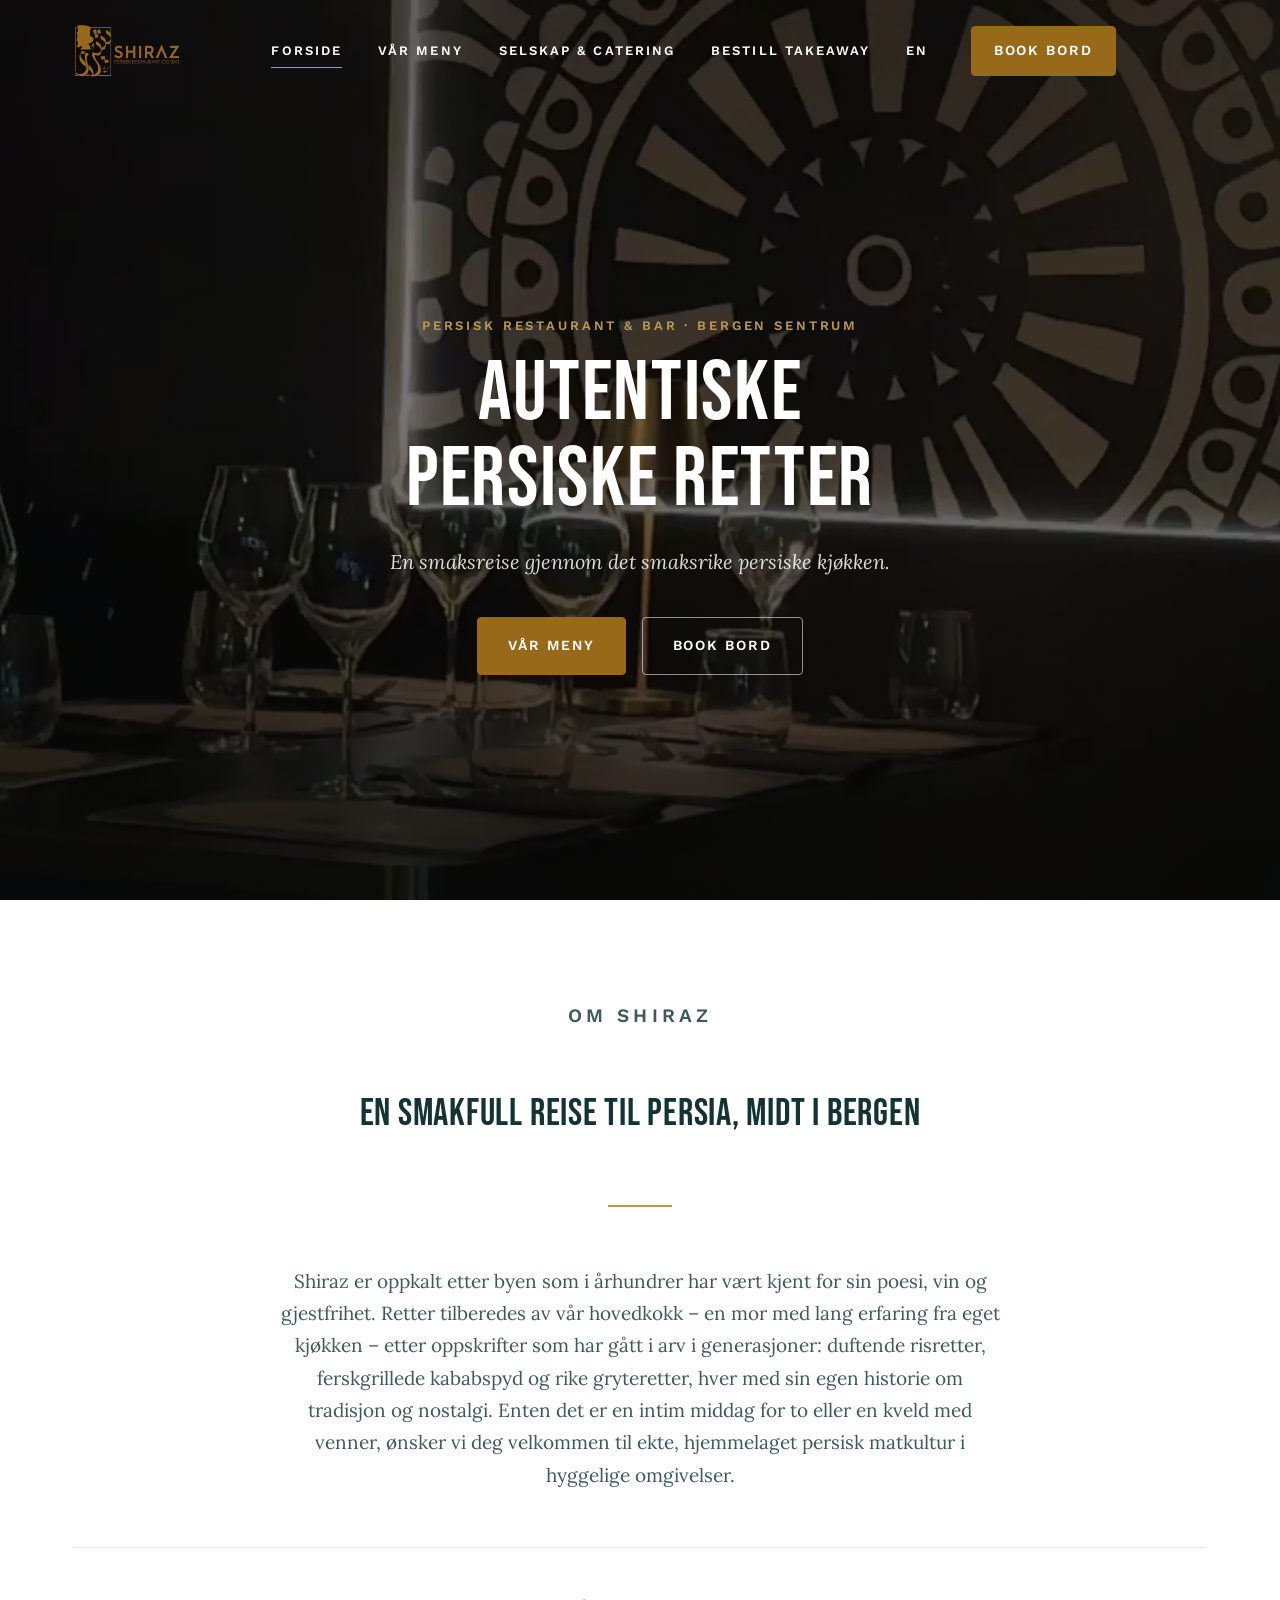
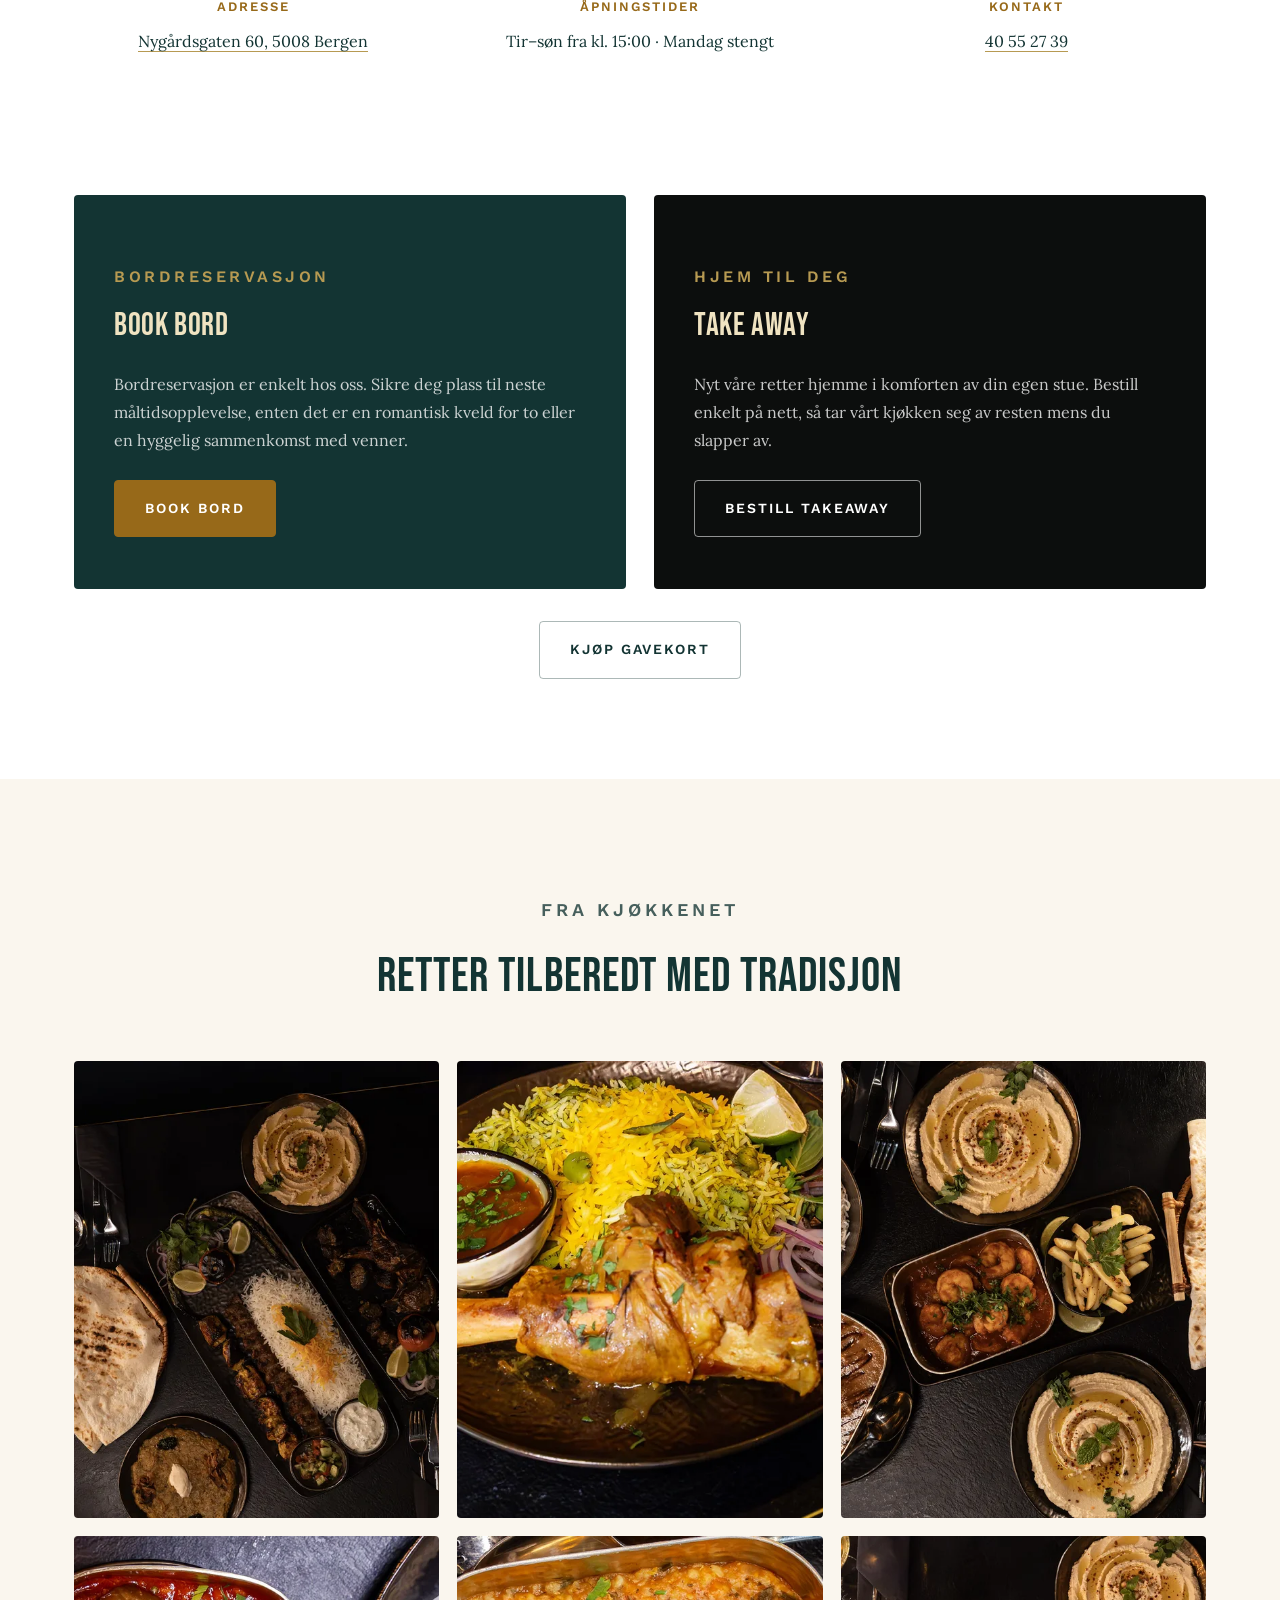
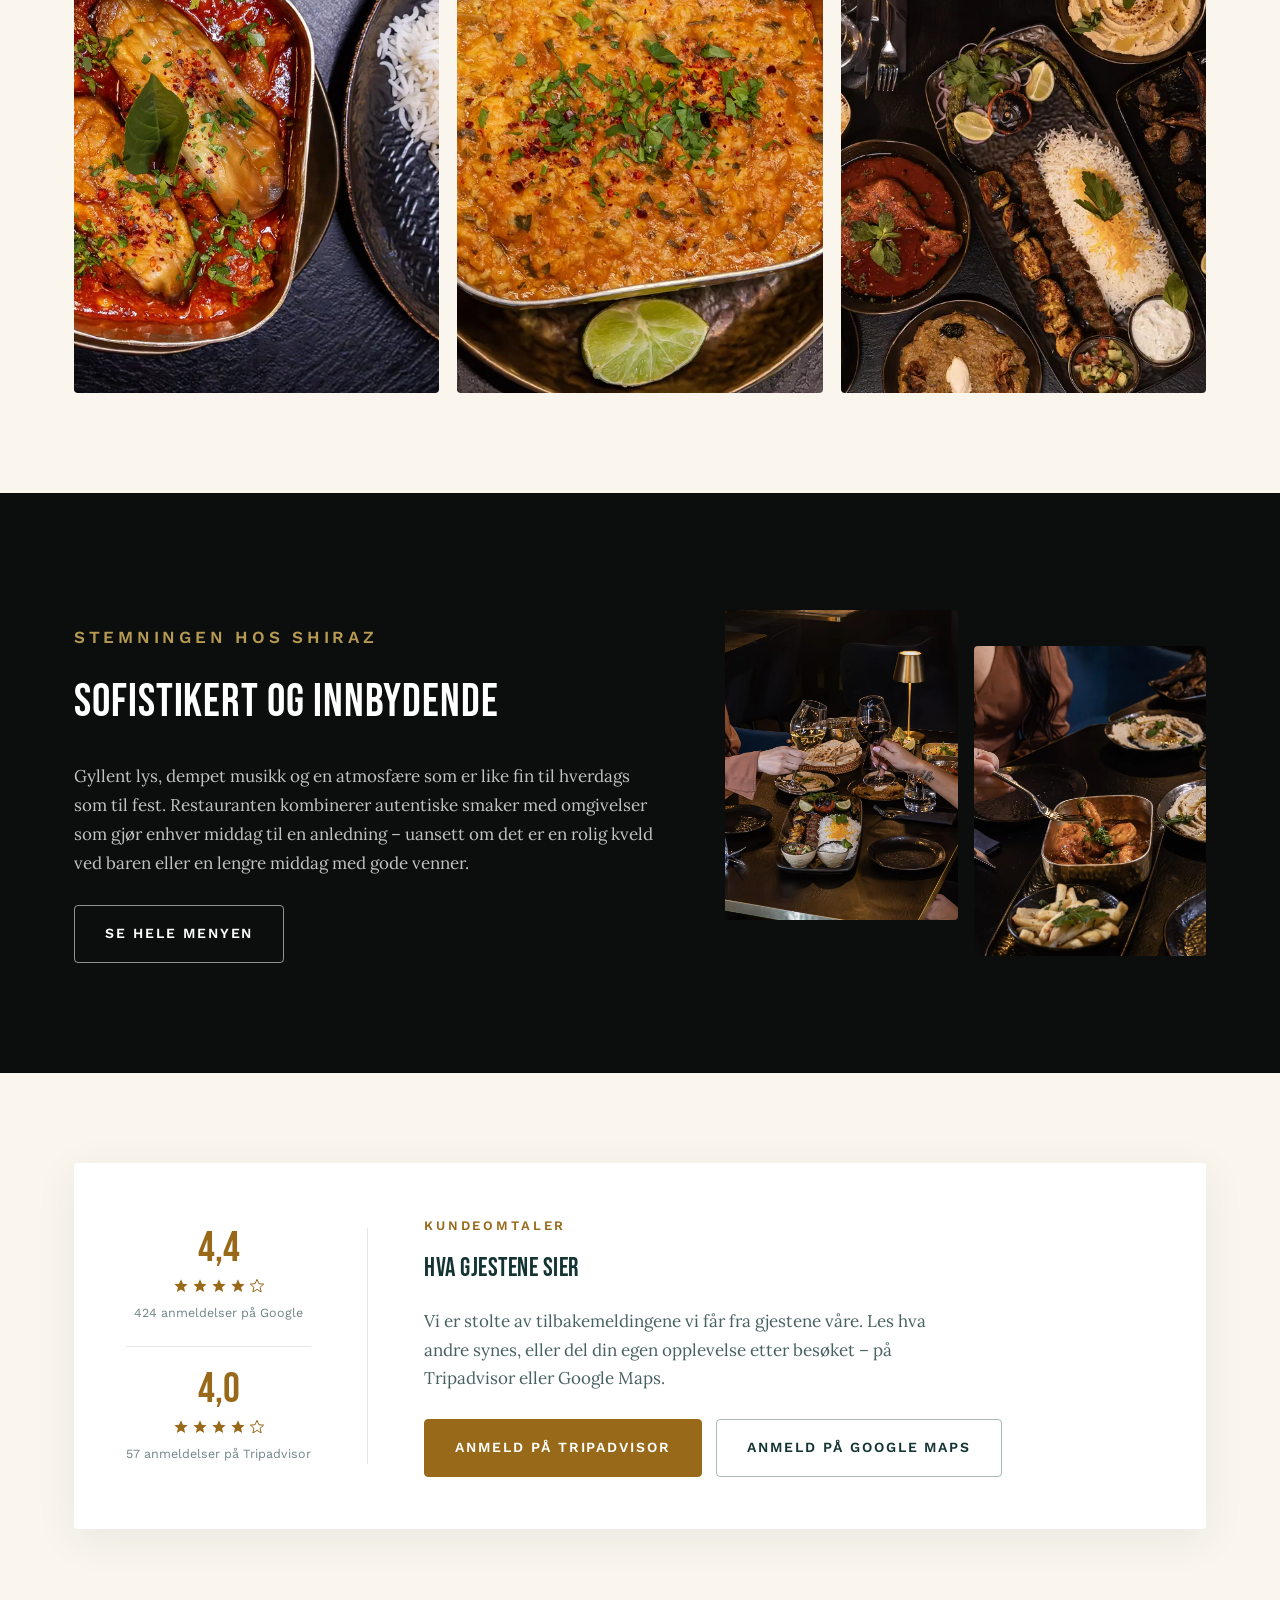
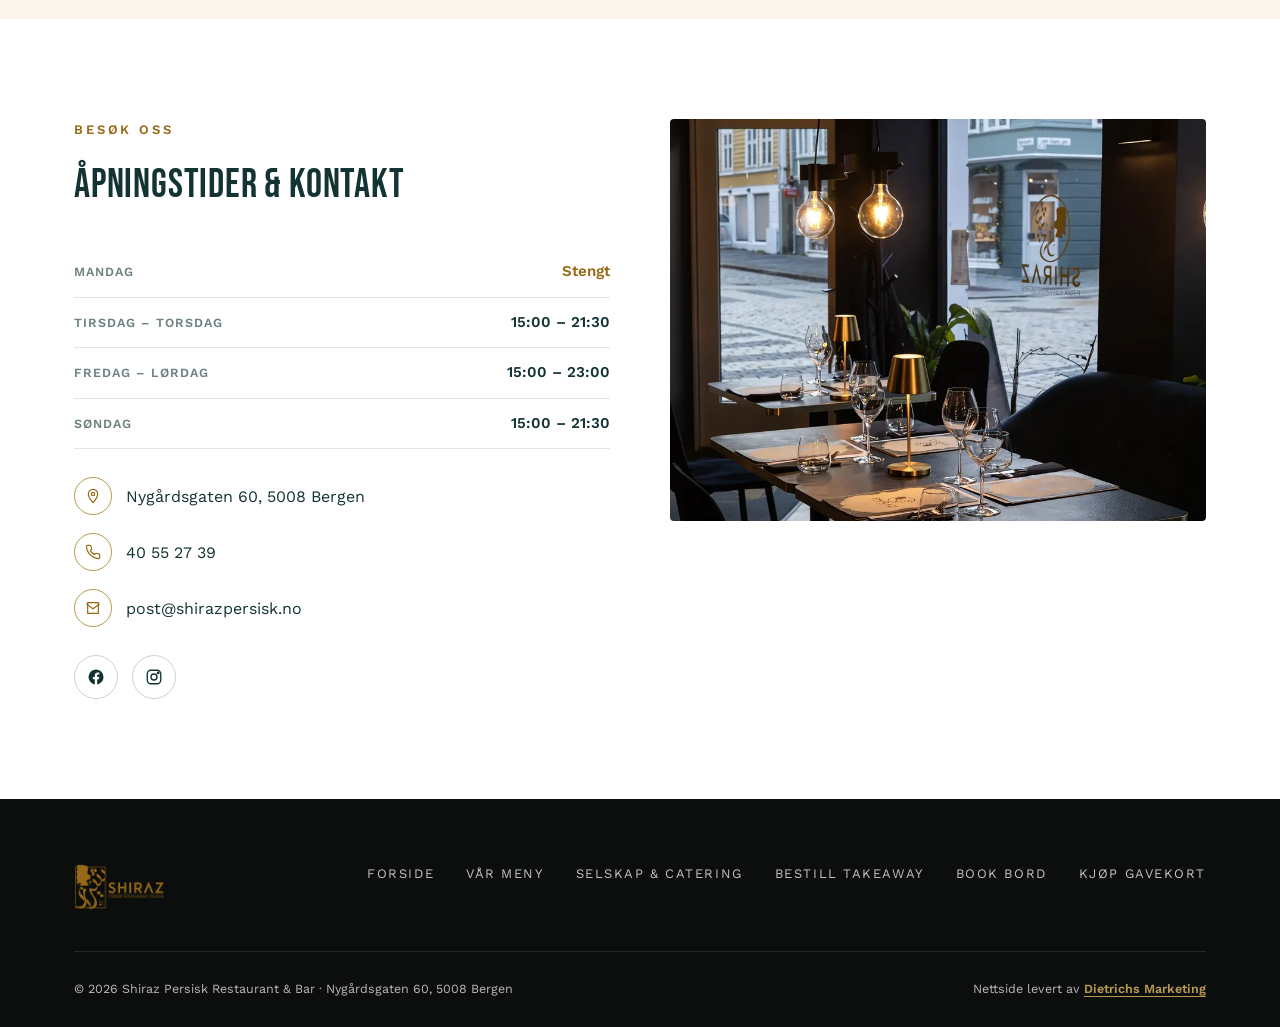
<file: index.html>
<!DOCTYPE html>
<html lang="no">
<head>
<!-- Google Tag Manager -->
<script>(function(w,d,s,l,i){w[l]=w[l]||[];w[l].push({'gtm.start':
new Date().getTime(),event:'gtm.js'});var f=d.getElementsByTagName(s)[0],
j=d.createElement(s),dl=l!='dataLayer'?'&l='+l:'';j.async=true;j.src=
'https://www.googletagmanager.com/gtm.js?id='+i+dl;f.parentNode.insertBefore(j,f);
})(window,document,'script','dataLayer','GTM-N2BZXHFS');</script>
<!-- End Google Tag Manager -->
<meta charset="UTF-8">
<meta name="viewport" content="width=device-width, initial-scale=1.0">
<title>Shiraz – Persisk Restaurant &amp; Bar i Bergen</title>
<meta name="description" content="Shiraz Persisk Restaurant &amp; Bar i Nygårdsgaten, Bergen sentrum. Autentiske persiske grill- og gryteretter, husets cocktailer og et utvalgt vinkart. Book bord eller bestill takeaway.">
<meta name="theme-color" content="#0c0e0d">
<link rel="canonical" href="https://shirazpersisk.no/">
<link rel="alternate" hreflang="nb" href="https://shirazpersisk.no/">
<link rel="alternate" hreflang="en" href="https://shirazpersisk.no/en/">
<link rel="alternate" hreflang="x-default" href="https://shirazpersisk.no/">
<meta property="og:type" content="website">
<meta property="og:title" content="Shiraz – Persisk Restaurant &amp; Bar i Bergen">
<meta property="og:description" content="Shiraz Persisk Restaurant &amp; Bar i Nygårdsgaten, Bergen sentrum. Autentiske persiske grill- og gryteretter, husets cocktailer og et utvalgt vinkart. Book bord eller bestill takeaway.">
<meta property="og:image" content="https://shirazpersisk.no/assets/hero-video-poster.webp">
<meta property="og:url" content="https://shirazpersisk.no/">
<meta property="og:locale" content="nb_NO">
<meta name="twitter:card" content="summary_large_image">
<link rel="icon" href="assets/favicon.png">
<link rel="preload" as="image" href="assets/hero-video-poster.webp" fetchpriority="high">
<link rel="preload" as="font" type="font/woff2" href="assets/fonts/BebasNeue-400-latin.woff2" crossorigin>
<link rel="preload" as="font" type="font/woff2" href="assets/fonts/Lora-400-latin.woff2" crossorigin>
<link rel="preload" as="font" type="font/woff2" href="assets/fonts/WorkSans-600-latin.woff2" crossorigin>
<link rel="stylesheet" href="style.css">
<script async src="https://www.googletagmanager.com/gtag/js?id=AW-10846831105"></script>
<script>
window.dataLayer = window.dataLayer || [];
function gtag(){dataLayer.push(arguments);}
gtag('js', new Date());
gtag('config', 'AW-10846831105');
</script>
</head>
<body>
<!-- Google Tag Manager (noscript) -->
<noscript><iframe src="https://www.googletagmanager.com/ns.html?id=GTM-N2BZXHFS"
height="0" width="0" style="display:none;visibility:hidden"></iframe></noscript>
<!-- End Google Tag Manager (noscript) -->

<div class="scrim" data-close-menu></div>

<header class="site-header" id="siteHeader">
  <div class="container">
    <a href="index.html" class="logo"><img src="assets/logo.png" alt="Shiraz Persisk Restaurant &amp; Bar" width="400" height="208"></a>
    <nav class="main-nav">
      <a href="index.html" class="active">Forside</a>
      <a href="meny.html">Vår meny</a>
      <a href="catering.html">Selskap &amp; catering</a>
      <a href="https://order.gastroplanner.no/s/shirazpersiskrestaurantogbar" target="_blank" rel="noopener">Bestill takeaway</a>
      <a href="en/" lang="en" hreflang="en">EN</a>
      <a href="https://booking.gastroplanner.no/shiraz/t" target="_blank" rel="noopener" class="nav-cta"><span class="btn btn-gold">Book bord</span></a>
    </nav>
    <div class="header-actions">
      <button class="hamburger" id="hamburgerBtn" aria-label="Åpne meny" aria-expanded="false">
        <span></span><span></span><span></span>
      </button>
    </div>
  </div>
</header>

<div class="mobile-panel" id="mobilePanel">
  <button class="panel-close" data-close-menu aria-label="Lukk meny">&times;</button>
  <nav class="main-nav">
    <a href="index.html">Forside</a>
    <a href="meny.html">Vår meny</a>
    <a href="catering.html">Selskap &amp; catering</a>
    <a href="https://order.gastroplanner.no/s/shirazpersiskrestaurantogbar" target="_blank" rel="noopener">Bestill takeaway</a>
    <a href="en/" lang="en" hreflang="en">English</a>
  </nav>
  <div class="panel-ctas">
    <a href="https://booking.gastroplanner.no/shiraz/t" target="_blank" rel="noopener" class="btn btn-gold btn-block">Book bord</a>
    <a href="tel:40552739" class="btn btn-outline btn-block">Ring oss</a>
    <a href="https://givn.no/shop/shiraz" target="_blank" rel="noopener" class="btn btn-outline btn-block">Kjøp gavekort</a>
  </div>
  <div class="panel-contact">
    Nygårdsgaten 60, 5008 Bergen<br>
    <a href="tel:40552739">40 55 27 39</a><br>
    <a href="mailto:post@shirazpersisk.no">post@shirazpersisk.no</a>
  </div>
</div>

<section class="hero">
  <video class="hero-video" autoplay muted loop playsinline preload="auto" poster="assets/hero-video-poster.webp">
    <source src="assets/hero-video.mp4" type="video/mp4">
  </video>
  <div class="hero-content">
    <p class="eyebrow">Persisk restaurant &amp; bar · Bergen sentrum</p>
    <h1>Autentiske<br>persiske retter</h1>
    <p class="lede">En smaksreise gjennom det smaksrike persiske kjøkken.</p>
    <div class="hero-ctas">
      <a href="meny.html" class="btn btn-gold">Vår meny</a>
      <a href="https://booking.gastroplanner.no/shiraz/t" target="_blank" rel="noopener" class="btn btn-outline">Book bord</a>
    </div>
  </div>
</section>

<section class="intro">
  <div class="container">
    <div class="intro-grid center reveal">
      <p class="eyebrow" style="text-align:center">Om Shiraz</p>
      <h2 style="margin-top:10px;font-size:clamp(28px,4vw,38px)">En smakfull reise til Persia, midt i Bergen</h2>
      <hr class="divider">
      <p>Shiraz er oppkalt etter byen som i århundrer har vært kjent for sin poesi, vin og gjestfrihet. Retter tilberedes av vår hovedkokk – en mor med lang erfaring fra eget kjøkken – etter oppskrifter som har gått i arv i generasjoner: duftende risretter, ferskgrillede kababspyd og rike gryteretter, hver med sin egen historie om tradisjon og nostalgi. Enten det er en intim middag for to eller en kveld med venner, ønsker vi deg velkommen til ekte, hjemmelaget persisk matkultur i hyggelige omgivelser.</p>
    </div>
    <div class="info-strip reveal">
      <div class="info-strip-item">
        <h4>Adresse</h4>
        <p><a href="https://www.google.com/maps/place//data=!4m2!3m1!1s0x463cffc8e2079eb1:0x79fc417f56b733c1?sa=X&amp;ved=1t:8290&amp;ictx=111" target="_blank" rel="noopener">Nygårdsgaten 60, 5008 Bergen</a></p>
      </div>
      <div class="info-strip-item">
        <h4>Åpningstider</h4>
        <p>Tir–søn fra kl. 15:00 · Mandag stengt</p>
      </div>
      <div class="info-strip-item">
        <h4>Kontakt</h4>
        <p><a href="tel:40552739">40 55 27 39</a></p>
      </div>
    </div>
  </div>
</section>

<section class="offer">
  <div class="container">
    <div class="offer-grid">
      <div class="offer-card reveal">
        <p class="eyebrow">Bordreservasjon</p>
        <h3>Book bord</h3>
        <p>Bordreservasjon er enkelt hos oss. Sikre deg plass til neste måltidsopplevelse, enten det er en romantisk kveld for to eller en hyggelig sammenkomst med venner.</p>
        <a href="https://booking.gastroplanner.no/shiraz/t" target="_blank" rel="noopener" class="btn btn-gold">Book bord</a>
      </div>
      <div class="offer-card alt reveal">
        <p class="eyebrow">Hjem til deg</p>
        <h3>Take away</h3>
        <p>Nyt våre retter hjemme i komforten av din egen stue. Bestill enkelt på nett, så tar vårt kjøkken seg av resten mens du slapper av.</p>
        <a href="https://order.gastroplanner.no/s/shirazpersiskrestaurantogbar" target="_blank" rel="noopener" class="btn btn-outline">Bestill takeaway</a>
      </div>
    </div>
    <p style="text-align:center;margin-top:32px"><a href="https://givn.no/shop/shiraz" target="_blank" rel="noopener" class="btn btn-outline-ink">Kjøp gavekort</a></p>
  </div>
</section>

<section class="gallery">
  <div class="container">
    <div class="section-head center reveal">
      <p class="eyebrow">Fra kjøkkenet</p>
      <h2>Retter tilberedt med tradisjon</h2>
    </div>
    <div class="gallery-grid reveal">
      <a href="assets/food-1.webp" target="_blank" rel="noopener"><img src="assets/food-1-thumb.webp" alt="Grillspyd med safranris og nanbrød" loading="lazy" width="900" height="675"></a>
      <a href="assets/food-4.webp" target="_blank" rel="noopener"><img src="assets/food-4-thumb.webp" alt="Lammeknoke med safranris" loading="lazy" width="900" height="675"></a>
      <a href="assets/food-2.webp" target="_blank" rel="noopener"><img src="assets/food-2-thumb.webp" alt="Reker i tomatsaus, hummus og nanbrød" loading="lazy" width="900" height="675"></a>
      <a href="assets/food-6.webp" target="_blank" rel="noopener"><img src="assets/food-6-thumb.webp" alt="Gryterett med aubergine" loading="lazy" width="900" height="675"></a>
      <a href="assets/food-5.webp" target="_blank" rel="noopener"><img src="assets/food-5-thumb.webp" alt="Gheyme-gryte med lime" loading="lazy" width="900" height="675"></a>
      <a href="assets/food-3.webp" target="_blank" rel="noopener"><img src="assets/food-3-thumb.webp" alt="Full servering med grillspyd og tilbehør" loading="lazy" width="900" height="675"></a>
    </div>
  </div>
</section>

<section class="atmosphere">
  <div class="container">
    <div class="atmosphere-grid">
      <div class="reveal">
        <p class="eyebrow">Stemningen hos Shiraz</p>
        <h2>Sofistikert og innbydende</h2>
        <p>Gyllent lys, dempet musikk og en atmosfære som er like fin til hverdags som til fest. Restauranten kombinerer autentiske smaker med omgivelser som gjør enhver middag til en anledning – uansett om det er en rolig kveld ved baren eller en lengre middag med gode venner.</p>
        <a href="meny.html" class="btn btn-outline" style="margin-top:28px">Se hele menyen</a>
      </div>
      <div class="atmosphere-photos reveal">
        <a href="assets/dining-2.webp" target="_blank" rel="noopener"><img src="assets/dining-2-thumb.webp" alt="Gjester som skåler ved bordet" loading="lazy" width="900" height="1201"></a>
        <a href="assets/dining-3.webp" target="_blank" rel="noopener"><img src="assets/dining-3-thumb.webp" alt="Delingsretter serveres ved bordet" loading="lazy" width="900" height="1201"></a>
      </div>
    </div>
  </div>
</section>

<section class="reviews">
  <div class="container">
    <div class="reviews-card reveal">
      <div class="reviews-score">
        <div class="reviews-platform">
          <span class="reviews-number">4,4</span>
          <div class="reviews-stars" aria-hidden="true">
            <svg width="16" height="16" viewBox="0 0 24 24" fill="currentColor"><path d="M12 2l2.9 6.6 7.1.6-5.4 4.7 1.6 7-6.2-3.8-6.2 3.8 1.6-7L2 9.2l7.1-.6z"/></svg>
            <svg width="16" height="16" viewBox="0 0 24 24" fill="currentColor"><path d="M12 2l2.9 6.6 7.1.6-5.4 4.7 1.6 7-6.2-3.8-6.2 3.8 1.6-7L2 9.2l7.1-.6z"/></svg>
            <svg width="16" height="16" viewBox="0 0 24 24" fill="currentColor"><path d="M12 2l2.9 6.6 7.1.6-5.4 4.7 1.6 7-6.2-3.8-6.2 3.8 1.6-7L2 9.2l7.1-.6z"/></svg>
            <svg width="16" height="16" viewBox="0 0 24 24" fill="currentColor"><path d="M12 2l2.9 6.6 7.1.6-5.4 4.7 1.6 7-6.2-3.8-6.2 3.8 1.6-7L2 9.2l7.1-.6z"/></svg>
            <svg width="16" height="16" viewBox="0 0 24 24" fill="none" stroke="currentColor" stroke-width="1.5"><path d="M12 2l2.9 6.6 7.1.6-5.4 4.7 1.6 7-6.2-3.8-6.2 3.8 1.6-7L2 9.2l7.1-.6z"/></svg>
          </div>
          <span class="reviews-count">424 anmeldelser på Google</span>
        </div>
        <div class="reviews-platform">
          <span class="reviews-number">4,0</span>
          <div class="reviews-stars" aria-hidden="true">
            <svg width="16" height="16" viewBox="0 0 24 24" fill="currentColor"><path d="M12 2l2.9 6.6 7.1.6-5.4 4.7 1.6 7-6.2-3.8-6.2 3.8 1.6-7L2 9.2l7.1-.6z"/></svg>
            <svg width="16" height="16" viewBox="0 0 24 24" fill="currentColor"><path d="M12 2l2.9 6.6 7.1.6-5.4 4.7 1.6 7-6.2-3.8-6.2 3.8 1.6-7L2 9.2l7.1-.6z"/></svg>
            <svg width="16" height="16" viewBox="0 0 24 24" fill="currentColor"><path d="M12 2l2.9 6.6 7.1.6-5.4 4.7 1.6 7-6.2-3.8-6.2 3.8 1.6-7L2 9.2l7.1-.6z"/></svg>
            <svg width="16" height="16" viewBox="0 0 24 24" fill="currentColor"><path d="M12 2l2.9 6.6 7.1.6-5.4 4.7 1.6 7-6.2-3.8-6.2 3.8 1.6-7L2 9.2l7.1-.6z"/></svg>
            <svg width="16" height="16" viewBox="0 0 24 24" fill="none" stroke="currentColor" stroke-width="1.5"><path d="M12 2l2.9 6.6 7.1.6-5.4 4.7 1.6 7-6.2-3.8-6.2 3.8 1.6-7L2 9.2l7.1-.6z"/></svg>
          </div>
          <span class="reviews-count">57 anmeldelser på Tripadvisor</span>
        </div>
      </div>
      <div class="reviews-copy">
        <p class="eyebrow">Kundeomtaler</p>
        <h2>Hva gjestene sier</h2>
        <p>Vi er stolte av tilbakemeldingene vi får fra gjestene våre. Les hva andre synes, eller del din egen opplevelse etter besøket – på Tripadvisor eller Google Maps.</p>
        <div class="reviews-ctas">
          <a href="https://www.tripadvisor.com/Restaurant_Review-g190502-d27527104-Reviews-Shiraz_Persisk_Restaurant_Og_Bar-Bergen_Hordaland_Western_Norway.html" target="_blank" rel="noopener" class="btn btn-gold">Anmeld på Tripadvisor</a>
          <a href="https://www.google.com/maps/place//data=!4m2!3m1!1s0x463cffc8e2079eb1:0x79fc417f56b733c1?sa=X&amp;ved=1t:8290&amp;ictx=111" target="_blank" rel="noopener" class="btn btn-outline-ink">Anmeld på Google Maps</a>
        </div>
      </div>
    </div>
  </div>
</section>

<section class="visit">
  <div class="container">
    <div class="visit-grid">
      <div class="reveal">
        <p class="eyebrow">Besøk oss</p>
        <h2>Åpningstider &amp; kontakt</h2>
        <table class="hours-table">
          <tr class="closed"><td>Mandag</td><td>Stengt</td></tr>
          <tr><td>Tirsdag – torsdag</td><td>15:00 – 21:30</td></tr>
          <tr><td>Fredag – lørdag</td><td>15:00 – 23:00</td></tr>
          <tr><td>Søndag</td><td>15:00 – 21:30</td></tr>
        </table>
        <div class="contact-list">
          <a href="https://www.google.com/maps/place//data=!4m2!3m1!1s0x463cffc8e2079eb1:0x79fc417f56b733c1?sa=X&amp;ved=1t:8290&amp;ictx=111" target="_blank" rel="noopener">
            <span class="ic">
              <svg width="16" height="16" viewBox="0 0 24 24" fill="none" stroke="currentColor" stroke-width="1.8"><path d="M12 22s7-7.58 7-13A7 7 0 0 0 5 9c0 5.42 7 13 7 13Z"/><circle cx="12" cy="9" r="2.5"/></svg>
            </span>
            <span class="txt">Nygårdsgaten 60, 5008 Bergen</span>
          </a>
          <a href="tel:40552739">
            <span class="ic"><svg width="16" height="16" viewBox="0 0 24 24" fill="none" stroke="currentColor" stroke-width="1.8"><path d="M22 16.92v3a2 2 0 0 1-2.18 2 19.79 19.79 0 0 1-8.63-3.07 19.5 19.5 0 0 1-6-6 19.79 19.79 0 0 1-3.07-8.67A2 2 0 0 1 4.11 2h3a2 2 0 0 1 2 1.72c.127.96.362 1.903.7 2.81a2 2 0 0 1-.45 2.11L8.09 9.91a16 16 0 0 0 6 6l1.27-1.27a2 2 0 0 1 2.11-.45c.907.338 1.85.573 2.81.7A2 2 0 0 1 22 16.92Z"/></svg></span>
            <span class="txt">40 55 27 39</span>
          </a>
          <a href="mailto:post@shirazpersisk.no">
            <span class="ic"><svg width="16" height="16" viewBox="0 0 24 24" fill="none" stroke="currentColor" stroke-width="1.8"><path d="M4 4h16v16H4Z"/><path d="m22 6-10 7L2 6"/></svg></span>
            <span class="txt">post@shirazpersisk.no</span>
          </a>
        </div>
        <div class="social-row">
          <a href="https://www.facebook.com/profile.php?id=61561569995127" target="_blank" rel="noopener" aria-label="Facebook">
            <svg width="18" height="18" viewBox="0 0 24 24" fill="currentColor"><path d="M22 12a10 10 0 1 0-11.56 9.88v-6.99H7.9V12h2.54V9.8c0-2.5 1.49-3.89 3.77-3.89 1.1 0 2.24.2 2.24.2v2.46h-1.26c-1.24 0-1.63.77-1.63 1.56V12h2.78l-.44 2.89h-2.34v6.99A10 10 0 0 0 22 12Z"/></svg>
          </a>
          <a href="https://www.instagram.com/shirazpersisk_restaurant" target="_blank" rel="noopener" aria-label="Instagram">
            <svg width="18" height="18" viewBox="0 0 24 24" fill="none" stroke="currentColor" stroke-width="1.8"><rect x="3" y="3" width="18" height="18" rx="5"/><circle cx="12" cy="12" r="4"/><circle cx="17.5" cy="6.5" r="1"/></svg>
          </a>
        </div>
      </div>
      <a href="https://www.google.com/maps/place//data=!4m2!3m1!1s0x463cffc8e2079eb1:0x79fc417f56b733c1?sa=X&amp;ved=1t:8290&amp;ictx=111" target="_blank" rel="noopener" class="visit-map reveal">
        <img src="assets/window-street.webp" alt="Shiraz sett fra Nygårdsgaten" loading="lazy" width="900" height="1200">
      </a>
    </div>
  </div>
</section>

<footer class="site-footer">
  <div class="container">
    <div class="footer-top">
      <a href="index.html" class="logo"><img src="assets/logo.png" alt="Shiraz Persisk Restaurant &amp; Bar" width="400" height="208"></a>
      <nav class="footer-nav">
        <a href="index.html">Forside</a>
        <a href="meny.html">Vår meny</a>
        <a href="catering.html">Selskap &amp; catering</a>
        <a href="https://order.gastroplanner.no/s/shirazpersiskrestaurantogbar" target="_blank" rel="noopener">Bestill takeaway</a>
        <a href="https://booking.gastroplanner.no/shiraz/t" target="_blank" rel="noopener">Book bord</a>
        <a href="https://givn.no/shop/shiraz" target="_blank" rel="noopener">Kjøp gavekort</a>
      </nav>
    </div>
    <div class="footer-bottom">
      <span>© <span id="year"></span> Shiraz Persisk Restaurant &amp; Bar · Nygårdsgaten 60, 5008 Bergen</span>
      <span>Nettside levert av <a href="https://dmarketing.no" target="_blank" rel="noopener">Dietrichs Marketing</a></span>
    </div>
  </div>
</footer>

<script src="app.js"></script>
<script type="application/ld+json">
{
  "@context": "https://schema.org",
  "@type": "Restaurant",
  "name": "Shiraz Persisk Restaurant & Bar",
  "image": "https://shirazpersisk.no/assets/hero-video-poster.webp",
  "url": "https://shirazpersisk.no/",
  "telephone": "+4740552739",
  "email": "post@shirazpersisk.no",
  "servesCuisine": "Persisk",
  "menu": "https://shirazpersisk.no/meny.html",
  "address": {
    "@type": "PostalAddress",
    "streetAddress": "Nygårdsgaten 60",
    "postalCode": "5008",
    "addressLocality": "Bergen",
    "addressCountry": "NO"
  },
  "openingHoursSpecification": [
    {
      "@type": "OpeningHoursSpecification",
      "dayOfWeek": ["Tuesday", "Wednesday", "Thursday", "Sunday"],
      "opens": "15:00",
      "closes": "21:30"
    },
    {
      "@type": "OpeningHoursSpecification",
      "dayOfWeek": ["Friday", "Saturday"],
      "opens": "15:00",
      "closes": "23:00"
    }
  ],
  "sameAs": [
    "https://www.facebook.com/profile.php?id=61561569995127",
    "https://www.instagram.com/shirazpersisk_restaurant"
  ]
}
</script>
</body>
</html>
</file>
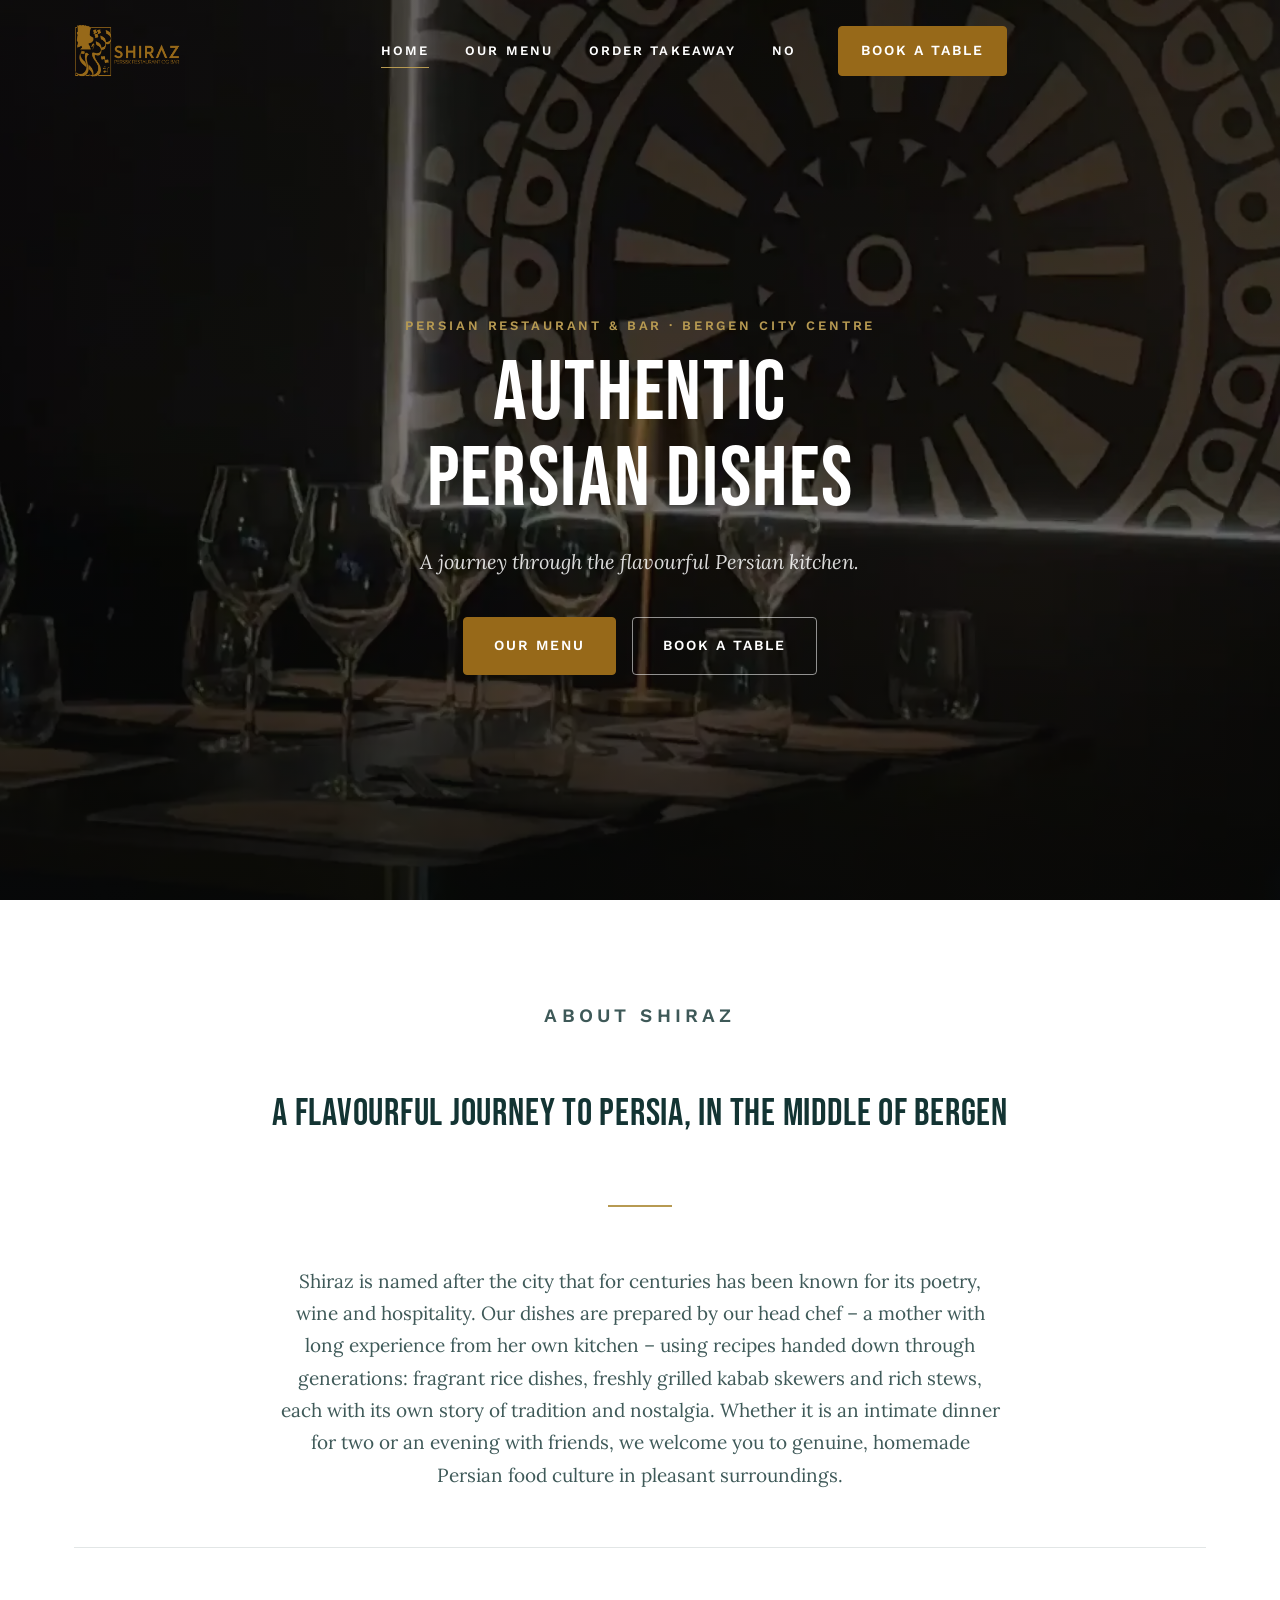
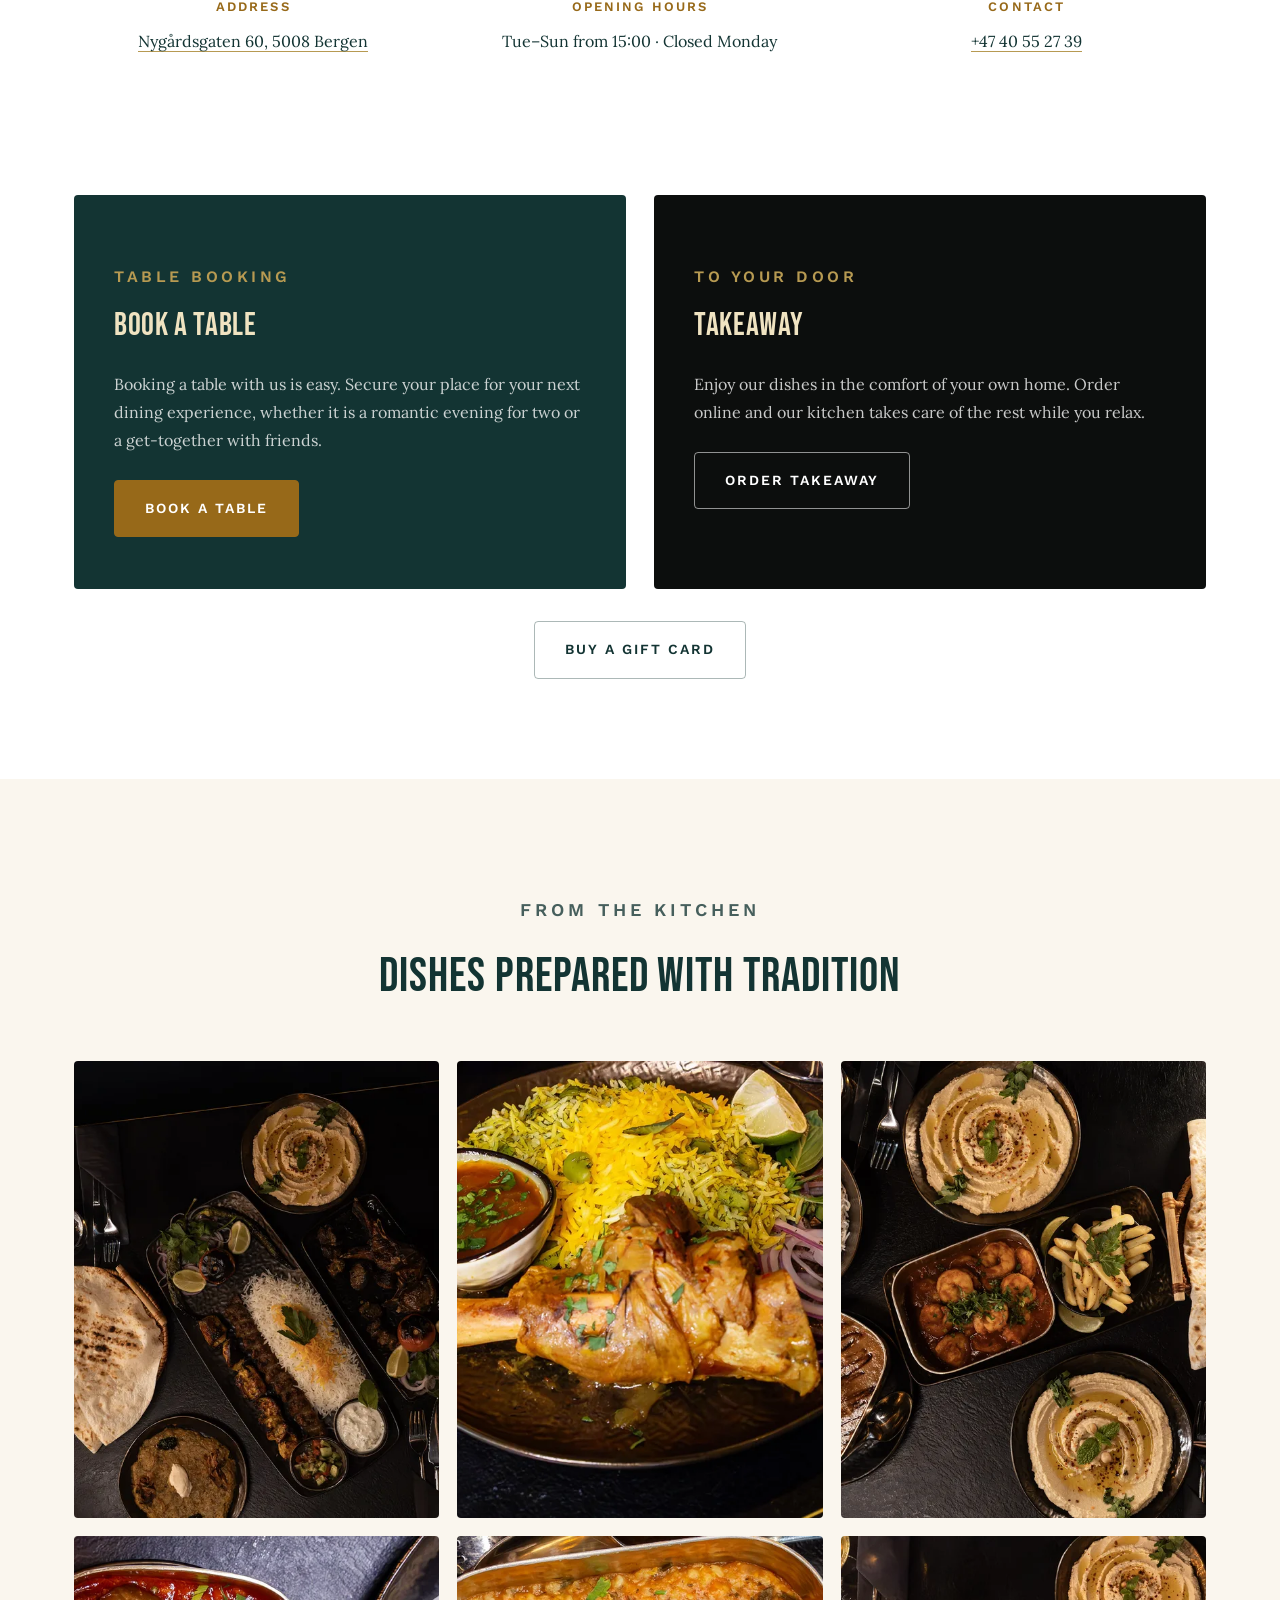
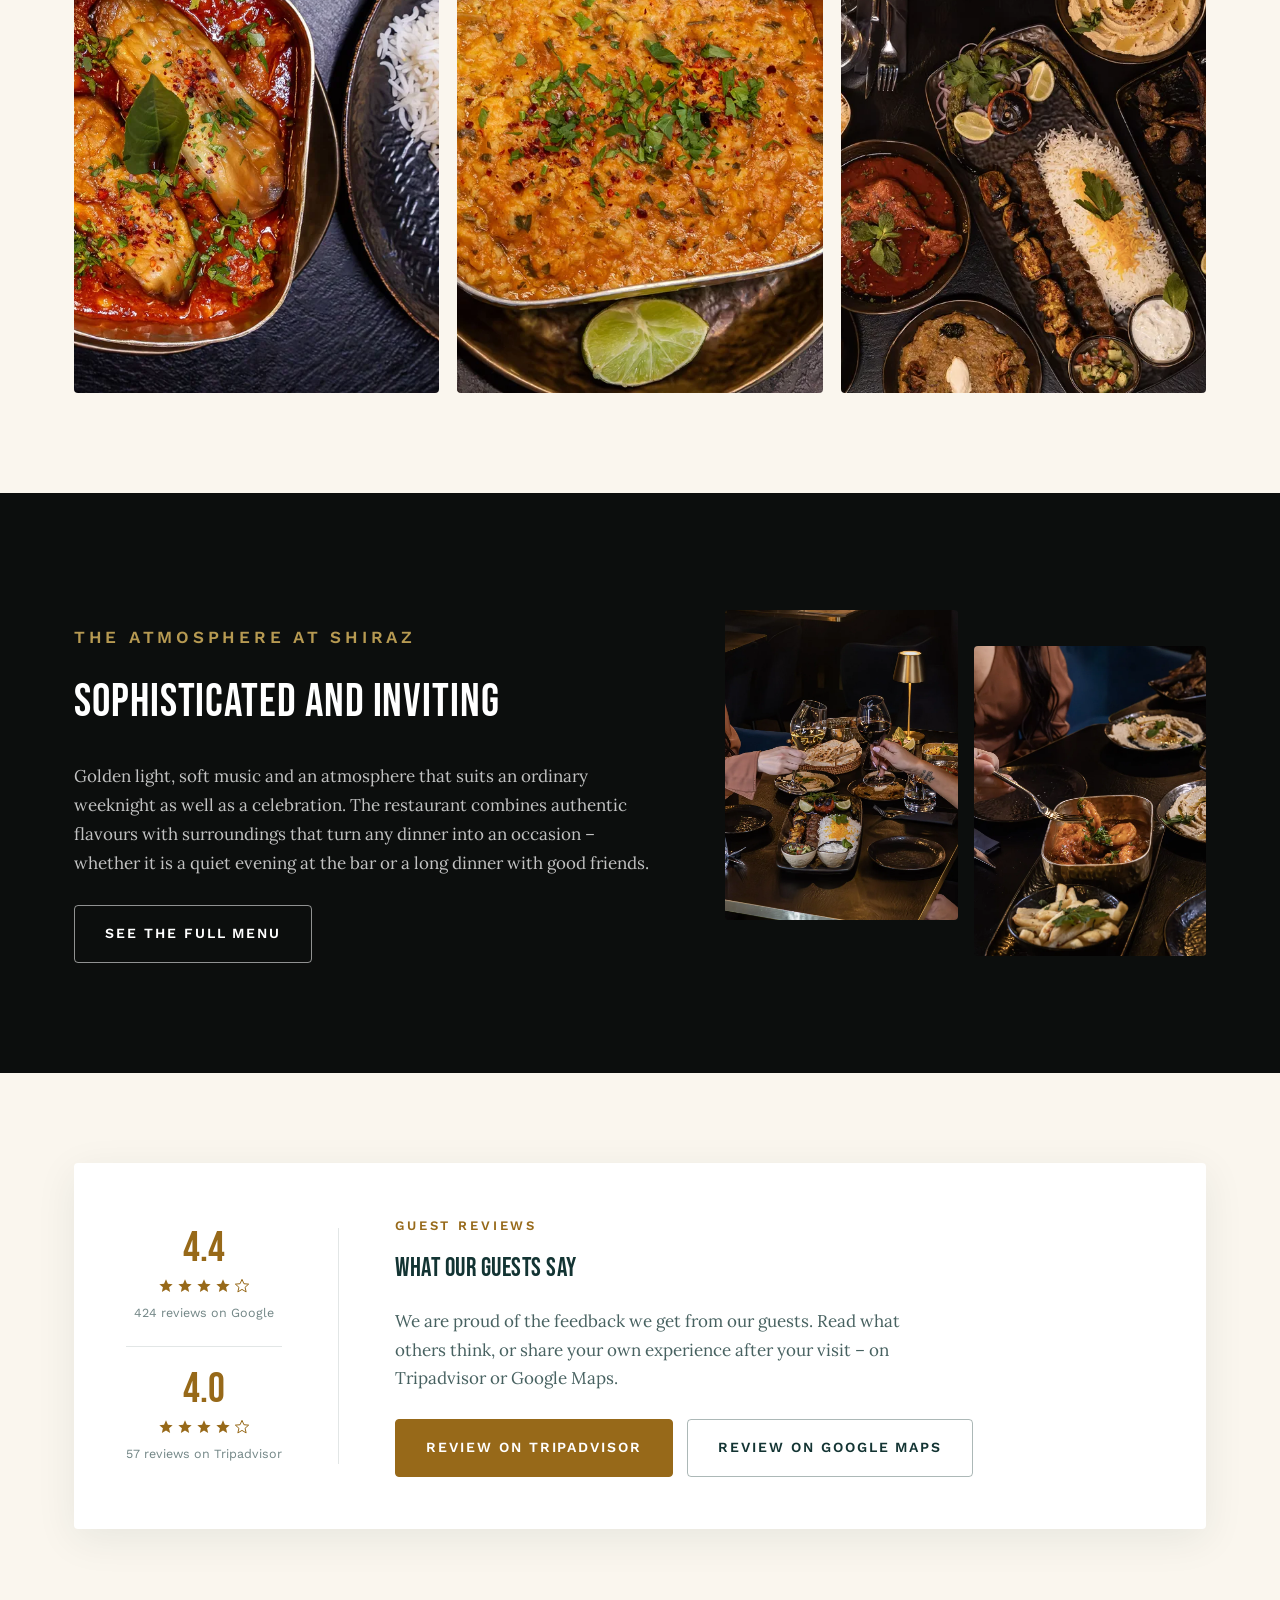
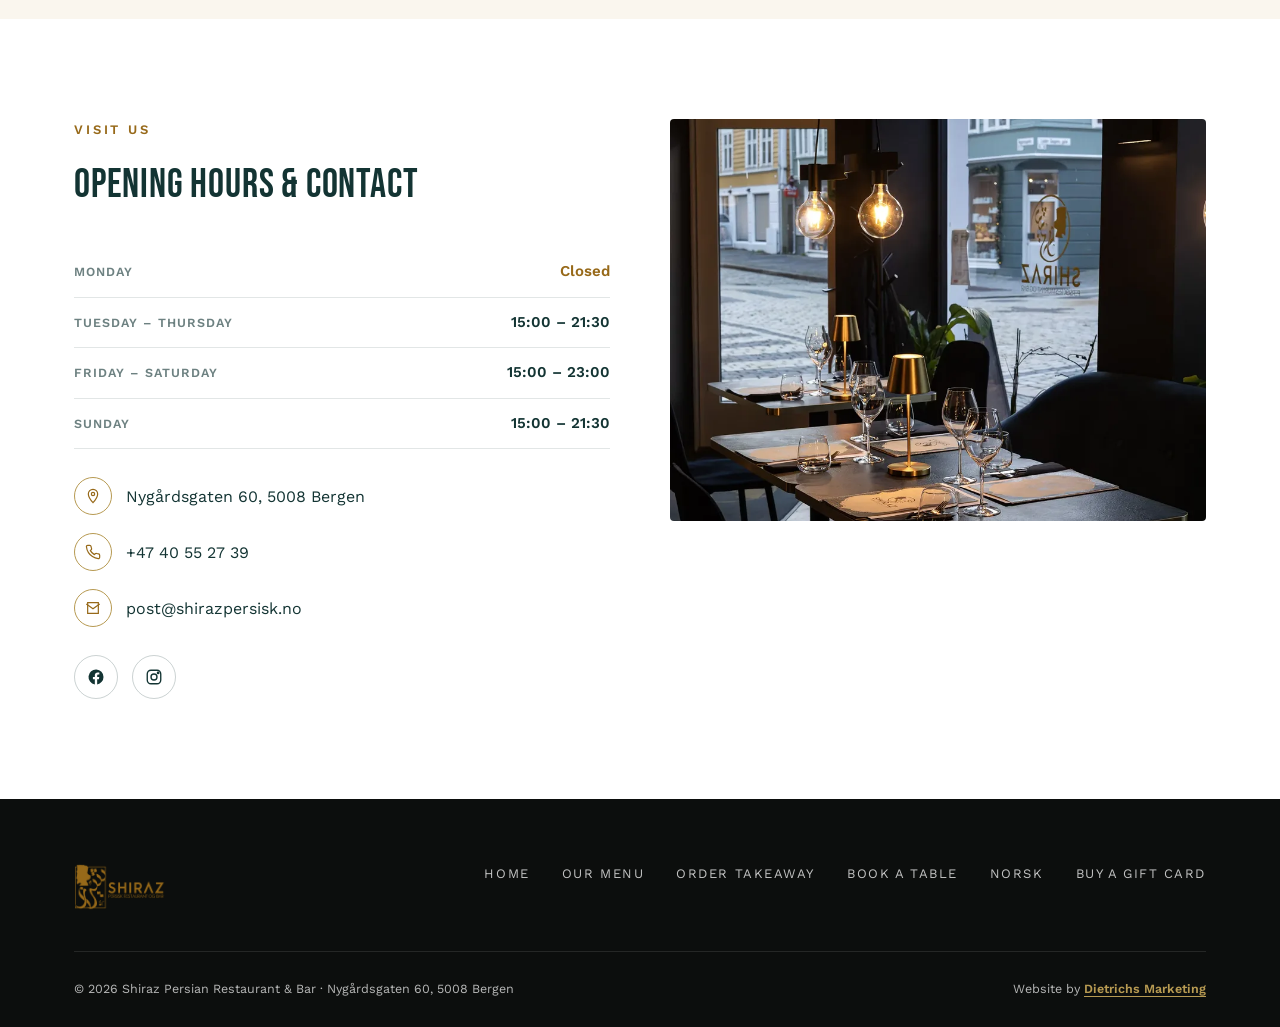
<file: en/index.html>
<!DOCTYPE html>
<html lang="en">
<head>
<!-- Google Tag Manager -->
<script>(function(w,d,s,l,i){w[l]=w[l]||[];w[l].push({'gtm.start':
new Date().getTime(),event:'gtm.js'});var f=d.getElementsByTagName(s)[0],
j=d.createElement(s),dl=l!='dataLayer'?'&l='+l:'';j.async=true;j.src=
'https://www.googletagmanager.com/gtm.js?id='+i+dl;f.parentNode.insertBefore(j,f);
})(window,document,'script','dataLayer','GTM-N2BZXHFS');</script>
<!-- End Google Tag Manager -->
<meta charset="UTF-8">
<meta name="viewport" content="width=device-width, initial-scale=1.0">
<title>Shiraz – Persian Restaurant &amp; Bar in Bergen</title>
<meta name="description" content="Shiraz Persian Restaurant &amp; Bar on Nygårdsgaten, Bergen city centre. Authentic Persian grill dishes and stews, house cocktails and a curated wine list. Book a table or order takeaway.">
<meta name="theme-color" content="#0c0e0d">
<link rel="canonical" href="https://shirazpersisk.no/en/">
<link rel="alternate" hreflang="nb" href="https://shirazpersisk.no/">
<link rel="alternate" hreflang="en" href="https://shirazpersisk.no/en/">
<link rel="alternate" hreflang="x-default" href="https://shirazpersisk.no/">
<meta property="og:type" content="website">
<meta property="og:title" content="Shiraz – Persian Restaurant &amp; Bar in Bergen">
<meta property="og:description" content="Shiraz Persian Restaurant &amp; Bar on Nygårdsgaten, Bergen city centre. Authentic Persian grill dishes and stews, house cocktails and a curated wine list. Book a table or order takeaway.">
<meta property="og:image" content="https://shirazpersisk.no/assets/hero-video-poster.webp">
<meta property="og:url" content="https://shirazpersisk.no/en/">
<meta property="og:locale" content="en_GB">
<meta property="og:locale:alternate" content="nb_NO">
<meta name="twitter:card" content="summary_large_image">
<link rel="icon" href="../assets/favicon.png">
<link rel="preload" as="image" href="../assets/hero-video-poster.webp" fetchpriority="high">
<link rel="preload" as="font" type="font/woff2" href="../assets/fonts/BebasNeue-400-latin.woff2" crossorigin>
<link rel="preload" as="font" type="font/woff2" href="../assets/fonts/Lora-400-latin.woff2" crossorigin>
<link rel="preload" as="font" type="font/woff2" href="../assets/fonts/WorkSans-600-latin.woff2" crossorigin>
<link rel="stylesheet" href="../style.css">
<script async src="https://www.googletagmanager.com/gtag/js?id=AW-10846831105"></script>
<script>
window.dataLayer = window.dataLayer || [];
function gtag(){dataLayer.push(arguments);}
gtag('js', new Date());
gtag('config', 'AW-10846831105');
</script>
</head>
<body>
<!-- Google Tag Manager (noscript) -->
<noscript><iframe src="https://www.googletagmanager.com/ns.html?id=GTM-N2BZXHFS"
height="0" width="0" style="display:none;visibility:hidden"></iframe></noscript>
<!-- End Google Tag Manager (noscript) -->

<div class="scrim" data-close-menu></div>

<header class="site-header" id="siteHeader">
  <div class="container">
    <a href="./" class="logo"><img src="../assets/logo.png" alt="Shiraz Persian Restaurant &amp; Bar" width="400" height="208"></a>
    <nav class="main-nav">
      <a href="./" class="active">Home</a>
      <a href="menu.html">Our menu</a>
      <a href="https://order.gastroplanner.no/s/shirazpersiskrestaurantogbar" target="_blank" rel="noopener">Order takeaway</a>
      <a href="../" lang="nb" hreflang="nb">NO</a>
      <a href="https://booking.gastroplanner.no/shiraz/t" target="_blank" rel="noopener" class="nav-cta"><span class="btn btn-gold">Book a table</span></a>
    </nav>
    <div class="header-actions">
      <button class="hamburger" id="hamburgerBtn" aria-label="Open menu" aria-expanded="false">
        <span></span><span></span><span></span>
      </button>
    </div>
  </div>
</header>

<div class="mobile-panel" id="mobilePanel">
  <button class="panel-close" data-close-menu aria-label="Close menu">&times;</button>
  <nav class="main-nav">
    <a href="./">Home</a>
    <a href="menu.html">Our menu</a>
    <a href="https://order.gastroplanner.no/s/shirazpersiskrestaurantogbar" target="_blank" rel="noopener">Order takeaway</a>
    <a href="../" lang="nb" hreflang="nb">Norsk</a>
  </nav>
  <div class="panel-ctas">
    <a href="https://booking.gastroplanner.no/shiraz/t" target="_blank" rel="noopener" class="btn btn-gold btn-block">Book a table</a>
    <a href="tel:+4740552739" class="btn btn-outline btn-block">Call us</a>
    <a href="https://givn.no/shop/shiraz" target="_blank" rel="noopener" class="btn btn-outline btn-block">Buy a gift card</a>
  </div>
  <div class="panel-contact">
    Nygårdsgaten 60, 5008 Bergen<br>
    <a href="tel:+4740552739">+47 40 55 27 39</a><br>
    <a href="mailto:post@shirazpersisk.no">post@shirazpersisk.no</a>
  </div>
</div>

<section class="hero">
  <video class="hero-video" autoplay muted loop playsinline preload="auto" poster="../assets/hero-video-poster.webp">
    <source src="../assets/hero-video.mp4" type="video/mp4">
  </video>
  <div class="hero-content">
    <p class="eyebrow">Persian restaurant &amp; bar · Bergen city centre</p>
    <h1>Authentic<br>Persian dishes</h1>
    <p class="lede">A journey through the flavourful Persian kitchen.</p>
    <div class="hero-ctas">
      <a href="menu.html" class="btn btn-gold">Our menu</a>
      <a href="https://booking.gastroplanner.no/shiraz/t" target="_blank" rel="noopener" class="btn btn-outline">Book a table</a>
    </div>
  </div>
</section>

<section class="intro">
  <div class="container">
    <div class="intro-grid center reveal">
      <p class="eyebrow" style="text-align:center">About Shiraz</p>
      <h2 style="margin-top:10px;font-size:clamp(28px,4vw,38px)">A flavourful journey to Persia, in the middle of Bergen</h2>
      <hr class="divider">
      <p>Shiraz is named after the city that for centuries has been known for its poetry, wine and hospitality. Our dishes are prepared by our head chef – a mother with long experience from her own kitchen – using recipes handed down through generations: fragrant rice dishes, freshly grilled kabab skewers and rich stews, each with its own story of tradition and nostalgia. Whether it is an intimate dinner for two or an evening with friends, we welcome you to genuine, homemade Persian food culture in pleasant surroundings.</p>
    </div>
    <div class="info-strip reveal">
      <div class="info-strip-item">
        <h4>Address</h4>
        <p><a href="https://www.google.com/maps/place//data=!4m2!3m1!1s0x463cffc8e2079eb1:0x79fc417f56b733c1?sa=X&amp;ved=1t:8290&amp;ictx=111" target="_blank" rel="noopener">Nygårdsgaten 60, 5008 Bergen</a></p>
      </div>
      <div class="info-strip-item">
        <h4>Opening hours</h4>
        <p>Tue–Sun from 15:00 · Closed Monday</p>
      </div>
      <div class="info-strip-item">
        <h4>Contact</h4>
        <p><a href="tel:+4740552739">+47 40 55 27 39</a></p>
      </div>
    </div>
  </div>
</section>

<section class="offer">
  <div class="container">
    <div class="offer-grid">
      <div class="offer-card reveal">
        <p class="eyebrow">Table booking</p>
        <h3>Book a table</h3>
        <p>Booking a table with us is easy. Secure your place for your next dining experience, whether it is a romantic evening for two or a get-together with friends.</p>
        <a href="https://booking.gastroplanner.no/shiraz/t" target="_blank" rel="noopener" class="btn btn-gold">Book a table</a>
      </div>
      <div class="offer-card alt reveal">
        <p class="eyebrow">To your door</p>
        <h3>Takeaway</h3>
        <p>Enjoy our dishes in the comfort of your own home. Order online and our kitchen takes care of the rest while you relax.</p>
        <a href="https://order.gastroplanner.no/s/shirazpersiskrestaurantogbar" target="_blank" rel="noopener" class="btn btn-outline">Order takeaway</a>
      </div>
    </div>
    <p style="text-align:center;margin-top:32px"><a href="https://givn.no/shop/shiraz" target="_blank" rel="noopener" class="btn btn-outline-ink">Buy a gift card</a></p>
  </div>
</section>

<section class="gallery">
  <div class="container">
    <div class="section-head center reveal">
      <p class="eyebrow">From the kitchen</p>
      <h2>Dishes prepared with tradition</h2>
    </div>
    <div class="gallery-grid reveal">
      <a href="../assets/food-1.webp" target="_blank" rel="noopener"><img src="../assets/food-1-thumb.webp" alt="Grill skewers with saffron rice and naan bread" loading="lazy" width="900" height="675"></a>
      <a href="../assets/food-4.webp" target="_blank" rel="noopener"><img src="../assets/food-4-thumb.webp" alt="Lamb shank with saffron rice" loading="lazy" width="900" height="675"></a>
      <a href="../assets/food-2.webp" target="_blank" rel="noopener"><img src="../assets/food-2-thumb.webp" alt="Prawns in tomato sauce, hummus and naan bread" loading="lazy" width="900" height="675"></a>
      <a href="../assets/food-6.webp" target="_blank" rel="noopener"><img src="../assets/food-6-thumb.webp" alt="Stew with aubergine" loading="lazy" width="900" height="675"></a>
      <a href="../assets/food-5.webp" target="_blank" rel="noopener"><img src="../assets/food-5-thumb.webp" alt="Gheyme stew with lime" loading="lazy" width="900" height="675"></a>
      <a href="../assets/food-3.webp" target="_blank" rel="noopener"><img src="../assets/food-3-thumb.webp" alt="Full spread with grill skewers and sides" loading="lazy" width="900" height="675"></a>
    </div>
  </div>
</section>

<section class="atmosphere">
  <div class="container">
    <div class="atmosphere-grid">
      <div class="reveal">
        <p class="eyebrow">The atmosphere at Shiraz</p>
        <h2>Sophisticated and inviting</h2>
        <p>Golden light, soft music and an atmosphere that suits an ordinary weeknight as well as a celebration. The restaurant combines authentic flavours with surroundings that turn any dinner into an occasion – whether it is a quiet evening at the bar or a long dinner with good friends.</p>
        <a href="menu.html" class="btn btn-outline" style="margin-top:28px">See the full menu</a>
      </div>
      <div class="atmosphere-photos reveal">
        <a href="../assets/dining-2.webp" target="_blank" rel="noopener"><img src="../assets/dining-2-thumb.webp" alt="Guests raising a toast at the table" loading="lazy" width="900" height="1201"></a>
        <a href="../assets/dining-3.webp" target="_blank" rel="noopener"><img src="../assets/dining-3-thumb.webp" alt="Sharing dishes being served at the table" loading="lazy" width="900" height="1201"></a>
      </div>
    </div>
  </div>
</section>

<section class="reviews">
  <div class="container">
    <div class="reviews-card reveal">
      <div class="reviews-score">
        <div class="reviews-platform">
          <span class="reviews-number">4.4</span>
          <div class="reviews-stars" aria-hidden="true">
            <svg width="16" height="16" viewBox="0 0 24 24" fill="currentColor"><path d="M12 2l2.9 6.6 7.1.6-5.4 4.7 1.6 7-6.2-3.8-6.2 3.8 1.6-7L2 9.2l7.1-.6z"/></svg>
            <svg width="16" height="16" viewBox="0 0 24 24" fill="currentColor"><path d="M12 2l2.9 6.6 7.1.6-5.4 4.7 1.6 7-6.2-3.8-6.2 3.8 1.6-7L2 9.2l7.1-.6z"/></svg>
            <svg width="16" height="16" viewBox="0 0 24 24" fill="currentColor"><path d="M12 2l2.9 6.6 7.1.6-5.4 4.7 1.6 7-6.2-3.8-6.2 3.8 1.6-7L2 9.2l7.1-.6z"/></svg>
            <svg width="16" height="16" viewBox="0 0 24 24" fill="currentColor"><path d="M12 2l2.9 6.6 7.1.6-5.4 4.7 1.6 7-6.2-3.8-6.2 3.8 1.6-7L2 9.2l7.1-.6z"/></svg>
            <svg width="16" height="16" viewBox="0 0 24 24" fill="none" stroke="currentColor" stroke-width="1.5"><path d="M12 2l2.9 6.6 7.1.6-5.4 4.7 1.6 7-6.2-3.8-6.2 3.8 1.6-7L2 9.2l7.1-.6z"/></svg>
          </div>
          <span class="reviews-count">424 reviews on Google</span>
        </div>
        <div class="reviews-platform">
          <span class="reviews-number">4.0</span>
          <div class="reviews-stars" aria-hidden="true">
            <svg width="16" height="16" viewBox="0 0 24 24" fill="currentColor"><path d="M12 2l2.9 6.6 7.1.6-5.4 4.7 1.6 7-6.2-3.8-6.2 3.8 1.6-7L2 9.2l7.1-.6z"/></svg>
            <svg width="16" height="16" viewBox="0 0 24 24" fill="currentColor"><path d="M12 2l2.9 6.6 7.1.6-5.4 4.7 1.6 7-6.2-3.8-6.2 3.8 1.6-7L2 9.2l7.1-.6z"/></svg>
            <svg width="16" height="16" viewBox="0 0 24 24" fill="currentColor"><path d="M12 2l2.9 6.6 7.1.6-5.4 4.7 1.6 7-6.2-3.8-6.2 3.8 1.6-7L2 9.2l7.1-.6z"/></svg>
            <svg width="16" height="16" viewBox="0 0 24 24" fill="currentColor"><path d="M12 2l2.9 6.6 7.1.6-5.4 4.7 1.6 7-6.2-3.8-6.2 3.8 1.6-7L2 9.2l7.1-.6z"/></svg>
            <svg width="16" height="16" viewBox="0 0 24 24" fill="none" stroke="currentColor" stroke-width="1.5"><path d="M12 2l2.9 6.6 7.1.6-5.4 4.7 1.6 7-6.2-3.8-6.2 3.8 1.6-7L2 9.2l7.1-.6z"/></svg>
          </div>
          <span class="reviews-count">57 reviews on Tripadvisor</span>
        </div>
      </div>
      <div class="reviews-copy">
        <p class="eyebrow">Guest reviews</p>
        <h2>What our guests say</h2>
        <p>We are proud of the feedback we get from our guests. Read what others think, or share your own experience after your visit – on Tripadvisor or Google Maps.</p>
        <div class="reviews-ctas">
          <a href="https://www.tripadvisor.com/Restaurant_Review-g190502-d27527104-Reviews-Shiraz_Persisk_Restaurant_Og_Bar-Bergen_Hordaland_Western_Norway.html" target="_blank" rel="noopener" class="btn btn-gold">Review on Tripadvisor</a>
          <a href="https://www.google.com/maps/place//data=!4m2!3m1!1s0x463cffc8e2079eb1:0x79fc417f56b733c1?sa=X&amp;ved=1t:8290&amp;ictx=111" target="_blank" rel="noopener" class="btn btn-outline-ink">Review on Google Maps</a>
        </div>
      </div>
    </div>
  </div>
</section>

<section class="visit">
  <div class="container">
    <div class="visit-grid">
      <div class="reveal">
        <p class="eyebrow">Visit us</p>
        <h2>Opening hours &amp; contact</h2>
        <table class="hours-table">
          <tr class="closed"><td>Monday</td><td>Closed</td></tr>
          <tr><td>Tuesday – Thursday</td><td>15:00 – 21:30</td></tr>
          <tr><td>Friday – Saturday</td><td>15:00 – 23:00</td></tr>
          <tr><td>Sunday</td><td>15:00 – 21:30</td></tr>
        </table>
        <div class="contact-list">
          <a href="https://www.google.com/maps/place//data=!4m2!3m1!1s0x463cffc8e2079eb1:0x79fc417f56b733c1?sa=X&amp;ved=1t:8290&amp;ictx=111" target="_blank" rel="noopener">
            <span class="ic">
              <svg width="16" height="16" viewBox="0 0 24 24" fill="none" stroke="currentColor" stroke-width="1.8"><path d="M12 22s7-7.58 7-13A7 7 0 0 0 5 9c0 5.42 7 13 7 13Z"/><circle cx="12" cy="9" r="2.5"/></svg>
            </span>
            <span class="txt">Nygårdsgaten 60, 5008 Bergen</span>
          </a>
          <a href="tel:+4740552739">
            <span class="ic"><svg width="16" height="16" viewBox="0 0 24 24" fill="none" stroke="currentColor" stroke-width="1.8"><path d="M22 16.92v3a2 2 0 0 1-2.18 2 19.79 19.79 0 0 1-8.63-3.07 19.5 19.5 0 0 1-6-6 19.79 19.79 0 0 1-3.07-8.67A2 2 0 0 1 4.11 2h3a2 2 0 0 1 2 1.72c.127.96.362 1.903.7 2.81a2 2 0 0 1-.45 2.11L8.09 9.91a16 16 0 0 0 6 6l1.27-1.27a2 2 0 0 1 2.11-.45c.907.338 1.85.573 2.81.7A2 2 0 0 1 22 16.92Z"/></svg></span>
            <span class="txt">+47 40 55 27 39</span>
          </a>
          <a href="mailto:post@shirazpersisk.no">
            <span class="ic"><svg width="16" height="16" viewBox="0 0 24 24" fill="none" stroke="currentColor" stroke-width="1.8"><path d="M4 4h16v16H4Z"/><path d="m22 6-10 7L2 6"/></svg></span>
            <span class="txt">post@shirazpersisk.no</span>
          </a>
        </div>
        <div class="social-row">
          <a href="https://www.facebook.com/profile.php?id=61561569995127" target="_blank" rel="noopener" aria-label="Facebook">
            <svg width="18" height="18" viewBox="0 0 24 24" fill="currentColor"><path d="M22 12a10 10 0 1 0-11.56 9.88v-6.99H7.9V12h2.54V9.8c0-2.5 1.49-3.89 3.77-3.89 1.1 0 2.24.2 2.24.2v2.46h-1.26c-1.24 0-1.63.77-1.63 1.56V12h2.78l-.44 2.89h-2.34v6.99A10 10 0 0 0 22 12Z"/></svg>
          </a>
          <a href="https://www.instagram.com/shirazpersisk_restaurant" target="_blank" rel="noopener" aria-label="Instagram">
            <svg width="18" height="18" viewBox="0 0 24 24" fill="none" stroke="currentColor" stroke-width="1.8"><rect x="3" y="3" width="18" height="18" rx="5"/><circle cx="12" cy="12" r="4"/><circle cx="17.5" cy="6.5" r="1"/></svg>
          </a>
        </div>
      </div>
      <a href="https://www.google.com/maps/place//data=!4m2!3m1!1s0x463cffc8e2079eb1:0x79fc417f56b733c1?sa=X&amp;ved=1t:8290&amp;ictx=111" target="_blank" rel="noopener" class="visit-map reveal">
        <img src="../assets/window-street.webp" alt="Shiraz seen from Nygårdsgaten" loading="lazy" width="900" height="1200">
      </a>
    </div>
  </div>
</section>

<footer class="site-footer">
  <div class="container">
    <div class="footer-top">
      <a href="./" class="logo"><img src="../assets/logo.png" alt="Shiraz Persian Restaurant &amp; Bar" width="400" height="208"></a>
      <nav class="footer-nav">
        <a href="./">Home</a>
        <a href="menu.html">Our menu</a>
        <a href="https://order.gastroplanner.no/s/shirazpersiskrestaurantogbar" target="_blank" rel="noopener">Order takeaway</a>
        <a href="https://booking.gastroplanner.no/shiraz/t" target="_blank" rel="noopener">Book a table</a>
        <a href="../" lang="nb" hreflang="nb">Norsk</a>
        <a href="https://givn.no/shop/shiraz" target="_blank" rel="noopener">Buy a gift card</a>
      </nav>
    </div>
    <div class="footer-bottom">
      <span>© <span id="year"></span> Shiraz Persian Restaurant &amp; Bar · Nygårdsgaten 60, 5008 Bergen</span>
      <span>Website by <a href="https://dmarketing.no" target="_blank" rel="noopener">Dietrichs Marketing</a></span>
    </div>
  </div>
</footer>

<script src="../app.js"></script>
<script type="application/ld+json">
{
  "@context": "https://schema.org",
  "@type": "Restaurant",
  "name": "Shiraz Persisk Restaurant & Bar",
  "image": "https://shirazpersisk.no/assets/hero-video-poster.webp",
  "url": "https://shirazpersisk.no/en/",
  "telephone": "+4740552739",
  "email": "post@shirazpersisk.no",
  "servesCuisine": "Persian",
  "menu": "https://shirazpersisk.no/en/menu.html",
  "address": {
    "@type": "PostalAddress",
    "streetAddress": "Nygårdsgaten 60",
    "postalCode": "5008",
    "addressLocality": "Bergen",
    "addressCountry": "NO"
  },
  "openingHoursSpecification": [
    {
      "@type": "OpeningHoursSpecification",
      "dayOfWeek": ["Tuesday", "Wednesday", "Thursday", "Sunday"],
      "opens": "15:00",
      "closes": "21:30"
    },
    {
      "@type": "OpeningHoursSpecification",
      "dayOfWeek": ["Friday", "Saturday"],
      "opens": "15:00",
      "closes": "23:00"
    }
  ],
  "sameAs": [
    "https://www.facebook.com/profile.php?id=61561569995127",
    "https://www.instagram.com/shirazpersisk_restaurant"
  ]
}
</script>
</body>
</html>
</file>
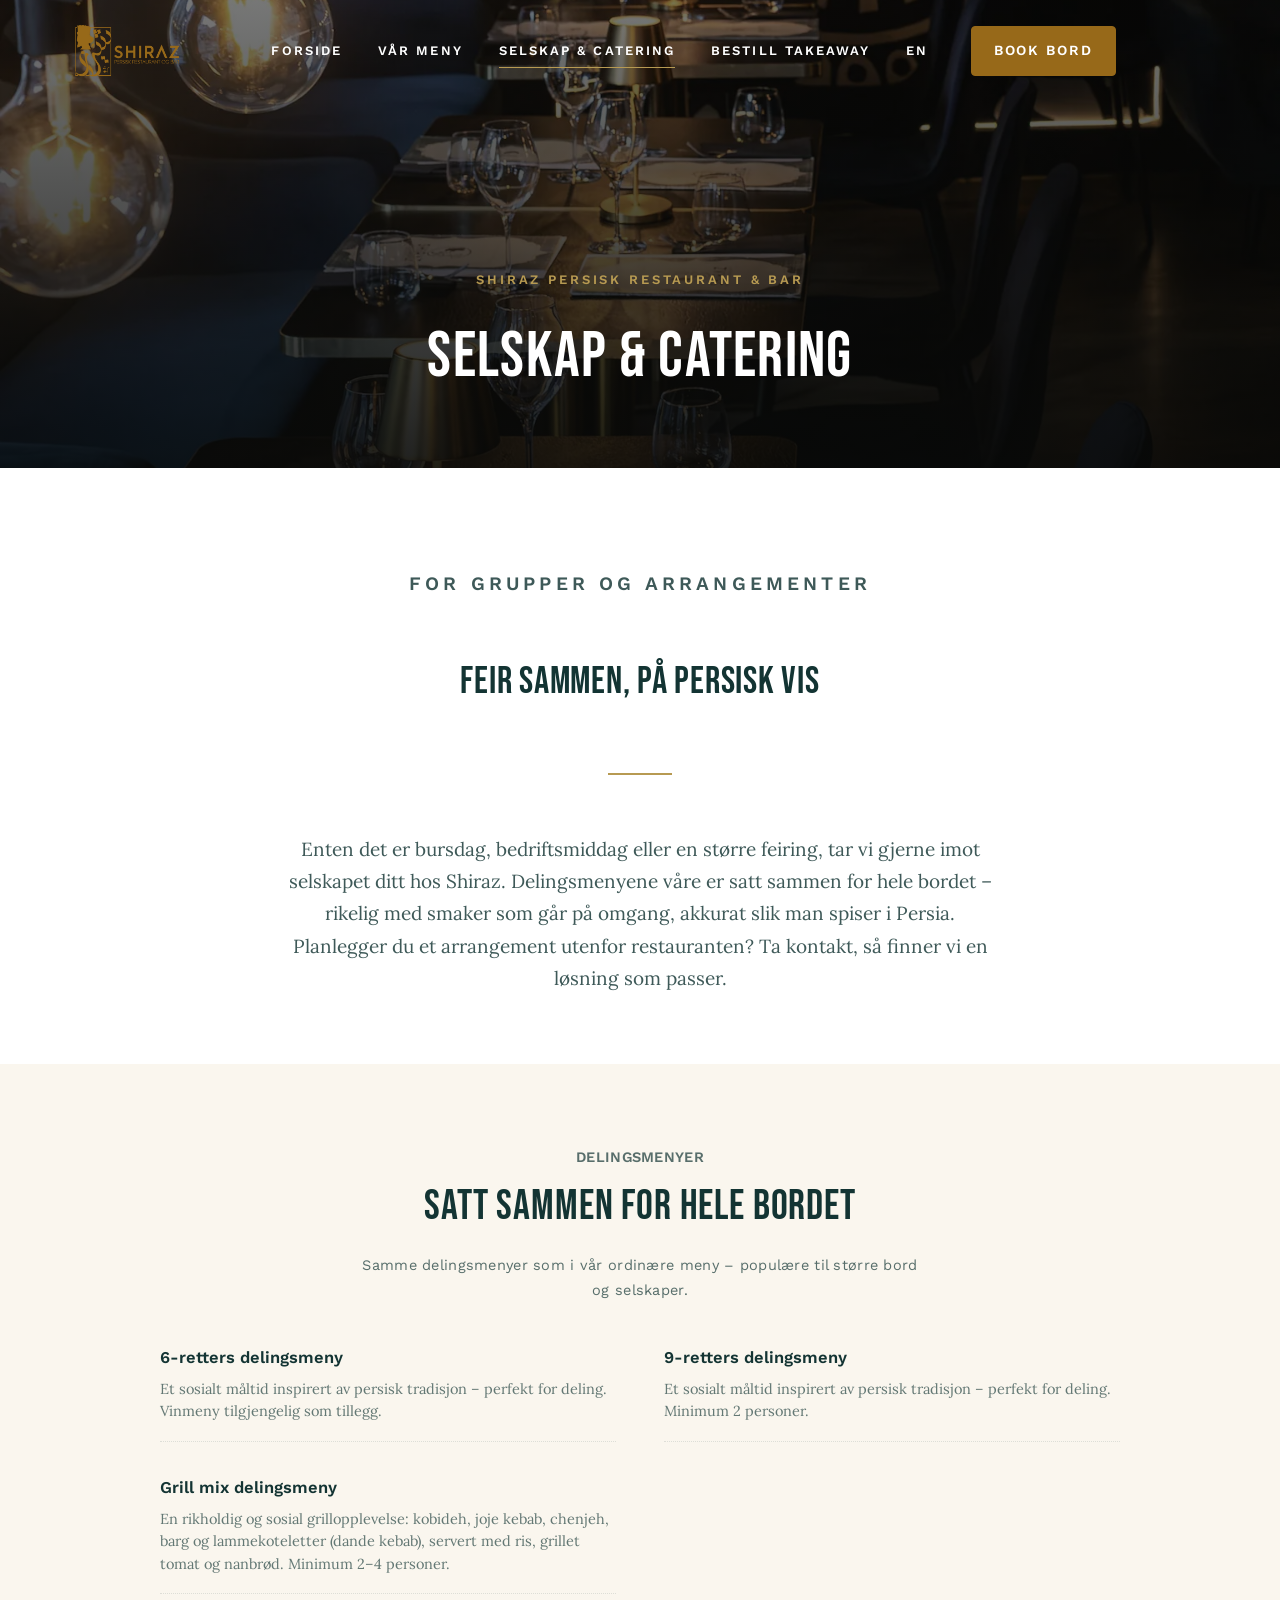
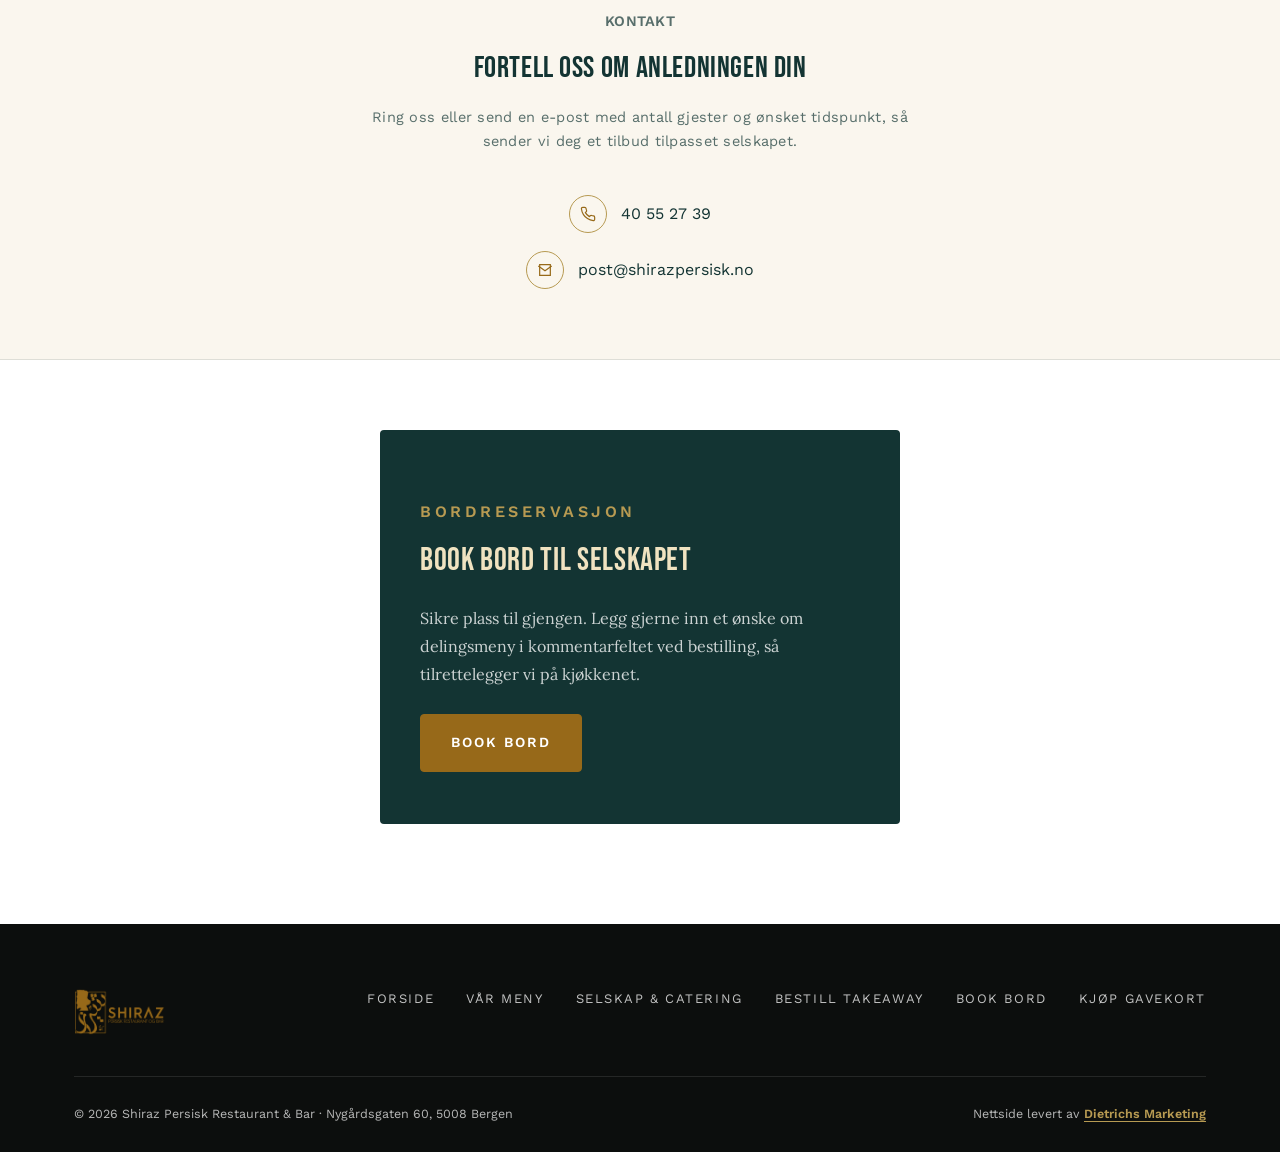
<file: catering.html>
<!DOCTYPE html>
<html lang="no">
<head>
<!-- Google Tag Manager -->
<script>(function(w,d,s,l,i){w[l]=w[l]||[];w[l].push({'gtm.start':
new Date().getTime(),event:'gtm.js'});var f=d.getElementsByTagName(s)[0],
j=d.createElement(s),dl=l!='dataLayer'?'&l='+l:'';j.async=true;j.src=
'https://www.googletagmanager.com/gtm.js?id='+i+dl;f.parentNode.insertBefore(j,f);
})(window,document,'script','dataLayer','GTM-N2BZXHFS');</script>
<!-- End Google Tag Manager -->
<meta charset="UTF-8">
<meta name="viewport" content="width=device-width, initial-scale=1.0">
<title>Selskap &amp; catering – Shiraz Persisk Restaurant &amp; Bar</title>
<meta name="description" content="Planlegger du et selskap, en bedriftsmiddag eller et arrangement? Book bord til gruppen hos Shiraz i Bergen, eller ta kontakt for catering utenfor restauranten.">
<meta name="theme-color" content="#0c0e0d">
<link rel="canonical" href="https://shirazpersisk.no/catering.html">
<meta property="og:type" content="website">
<meta property="og:title" content="Selskap &amp; catering – Shiraz Persisk Restaurant &amp; Bar">
<meta property="og:description" content="Planlegger du et selskap, en bedriftsmiddag eller et arrangement? Book bord til gruppen hos Shiraz i Bergen, eller ta kontakt for catering utenfor restauranten.">
<meta property="og:image" content="https://shirazpersisk.no/assets/hero-interior.jpg">
<meta property="og:url" content="https://shirazpersisk.no/catering.html">
<meta property="og:locale" content="nb_NO">
<meta name="twitter:card" content="summary_large_image">
<link rel="icon" href="assets/favicon.png">
<link rel="preload" as="image" href="assets/hero-interior.webp" fetchpriority="high">
<link rel="preload" as="font" type="font/woff2" href="assets/fonts/BebasNeue-400-latin.woff2" crossorigin>
<link rel="preload" as="font" type="font/woff2" href="assets/fonts/WorkSans-600-latin.woff2" crossorigin>
<link rel="stylesheet" href="style.css">
<script async src="https://www.googletagmanager.com/gtag/js?id=AW-10846831105"></script>
<script>
window.dataLayer = window.dataLayer || [];
function gtag(){dataLayer.push(arguments);}
gtag('js', new Date());
gtag('config', 'AW-10846831105');
</script>
</head>
<body>
<!-- Google Tag Manager (noscript) -->
<noscript><iframe src="https://www.googletagmanager.com/ns.html?id=GTM-N2BZXHFS"
height="0" width="0" style="display:none;visibility:hidden"></iframe></noscript>
<!-- End Google Tag Manager (noscript) -->

<div class="scrim" data-close-menu></div>

<header class="site-header" id="siteHeader">
  <div class="container">
    <a href="index.html" class="logo"><img src="assets/logo.png" alt="Shiraz Persisk Restaurant &amp; Bar" width="400" height="208"></a>
    <nav class="main-nav">
      <a href="index.html">Forside</a>
      <a href="meny.html">Vår meny</a>
      <a href="catering.html" class="active">Selskap &amp; catering</a>
      <a href="https://order.gastroplanner.no/s/shirazpersiskrestaurantogbar" target="_blank" rel="noopener">Bestill takeaway</a>
      <a href="en/" lang="en" hreflang="en">EN</a>
      <a href="https://booking.gastroplanner.no/shiraz/t" target="_blank" rel="noopener" class="nav-cta"><span class="btn btn-gold">Book bord</span></a>
    </nav>
    <div class="header-actions">
      <button class="hamburger" id="hamburgerBtn" aria-label="Åpne meny" aria-expanded="false">
        <span></span><span></span><span></span>
      </button>
    </div>
  </div>
</header>

<div class="mobile-panel" id="mobilePanel">
  <button class="panel-close" data-close-menu aria-label="Lukk meny">&times;</button>
  <nav class="main-nav">
    <a href="index.html">Forside</a>
    <a href="meny.html">Vår meny</a>
    <a href="catering.html" class="active">Selskap &amp; catering</a>
    <a href="https://order.gastroplanner.no/s/shirazpersiskrestaurantogbar" target="_blank" rel="noopener">Bestill takeaway</a>
    <a href="en/" lang="en" hreflang="en">English</a>
  </nav>
  <div class="panel-ctas">
    <a href="https://booking.gastroplanner.no/shiraz/t" target="_blank" rel="noopener" class="btn btn-gold btn-block">Book bord</a>
    <a href="tel:40552739" class="btn btn-outline btn-block">Ring oss</a>
    <a href="https://givn.no/shop/shiraz" target="_blank" rel="noopener" class="btn btn-outline btn-block">Kjøp gavekort</a>
  </div>
  <div class="panel-contact">
    Nygårdsgaten 60, 5008 Bergen<br>
    <a href="tel:40552739">40 55 27 39</a><br>
    <a href="mailto:post@shirazpersisk.no">post@shirazpersisk.no</a>
  </div>
</div>

<section class="page-banner" style="background-image:url('assets/hero-interior.webp')">
  <div class="container">
    <p class="eyebrow">Shiraz Persisk Restaurant &amp; Bar</p>
    <h1>Selskap &amp; catering</h1>
  </div>
</section>

<section class="intro">
  <div class="container">
    <div class="intro-grid center reveal">
      <p class="eyebrow" style="text-align:center">For grupper og arrangementer</p>
      <h2 style="margin-top:10px;font-size:clamp(28px,4vw,38px)">Feir sammen, på persisk vis</h2>
      <hr class="divider">
      <p>Enten det er bursdag, bedriftsmiddag eller en større feiring, tar vi gjerne imot selskapet ditt hos Shiraz. Delingsmenyene våre er satt sammen for hele bordet – rikelig med smaker som går på omgang, akkurat slik man spiser i Persia. Planlegger du et arrangement utenfor restauranten? Ta kontakt, så finner vi en løsning som passer.</p>
    </div>
  </div>
</section>

<section class="menu-section">
  <div class="container">
    <div class="menu-section-head reveal">
      <p class="eyebrow">Delingsmenyer</p>
      <h2>Satt sammen for hele bordet</h2>
      <p>Samme delingsmenyer som i vår ordinære meny – populære til større bord og selskaper.</p>
    </div>
    <div class="menu-items reveal">
      <div class="menu-item">
        <div>
          <div class="menu-item-name">6-retters delingsmeny</div>
          <div class="menu-item-desc">Et sosialt måltid inspirert av persisk tradisjon – perfekt for deling. Vinmeny tilgjengelig som tillegg.</div>
        </div>
      </div>
      <div class="menu-item">
        <div>
          <div class="menu-item-name">9-retters delingsmeny</div>
          <div class="menu-item-desc">Et sosialt måltid inspirert av persisk tradisjon – perfekt for deling. Minimum 2 personer.</div>
        </div>
      </div>
      <div class="menu-item">
        <div>
          <div class="menu-item-name">Grill mix delingsmeny</div>
          <div class="menu-item-desc">En rikholdig og sosial grillopplevelse: kobideh, joje kebab, chenjeh, barg og lammekoteletter (dande kebab), servert med ris, grillet tomat og nanbrød. Minimum 2–4 personer.</div>
        </div>
      </div>
    </div>

    <div class="menu-section-head reveal" style="margin-top:16px">
      <p class="eyebrow">Kontakt</p>
      <h2 style="margin-top:8px;font-size:clamp(24px,3.4vw,30px)">Fortell oss om anledningen din</h2>
      <p>Ring oss eller send en e-post med antall gjester og ønsket tidspunkt, så sender vi deg et tilbud tilpasset selskapet.</p>
    </div>
    <div class="contact-list" style="align-items:center;max-width:300px;margin:28px auto 0">
      <a href="tel:40552739">
        <span class="ic"><svg width="16" height="16" viewBox="0 0 24 24" fill="none" stroke="currentColor" stroke-width="1.8"><path d="M22 16.92v3a2 2 0 0 1-2.18 2 19.79 19.79 0 0 1-8.63-3.07 19.5 19.5 0 0 1-6-6 19.79 19.79 0 0 1-3.07-8.67A2 2 0 0 1 4.11 2h3a2 2 0 0 1 2 1.72c.127.96.362 1.903.7 2.81a2 2 0 0 1-.45 2.11L8.09 9.91a16 16 0 0 0 6 6l1.27-1.27a2 2 0 0 1 2.11-.45c.907.338 1.85.573 2.81.7A2 2 0 0 1 22 16.92Z"/></svg></span>
        <span class="txt">40 55 27 39</span>
      </a>
      <a href="mailto:post@shirazpersisk.no">
        <span class="ic"><svg width="16" height="16" viewBox="0 0 24 24" fill="none" stroke="currentColor" stroke-width="1.8"><path d="M4 4h16v16H4Z"/><path d="m22 6-10 7L2 6"/></svg></span>
        <span class="txt">post@shirazpersisk.no</span>
      </a>
    </div>
  </div>
</section>

<section class="offer" style="padding-top:70px">
  <div class="container">
    <div class="offer-grid" style="grid-template-columns:1fr;max-width:520px;margin:0 auto">
      <div class="offer-card reveal">
        <p class="eyebrow">Bordreservasjon</p>
        <h3>Book bord til selskapet</h3>
        <p>Sikre plass til gjengen. Legg gjerne inn et ønske om delingsmeny i kommentarfeltet ved bestilling, så tilrettelegger vi på kjøkkenet.</p>
        <a href="https://booking.gastroplanner.no/shiraz/t" target="_blank" rel="noopener" class="btn btn-gold">Book bord</a>
      </div>
    </div>
  </div>
</section>

<footer class="site-footer">
  <div class="container">
    <div class="footer-top">
      <a href="index.html" class="logo"><img src="assets/logo.png" alt="Shiraz Persisk Restaurant &amp; Bar" width="400" height="208"></a>
      <nav class="footer-nav">
        <a href="index.html">Forside</a>
        <a href="meny.html">Vår meny</a>
        <a href="catering.html">Selskap &amp; catering</a>
        <a href="https://order.gastroplanner.no/s/shirazpersiskrestaurantogbar" target="_blank" rel="noopener">Bestill takeaway</a>
        <a href="https://booking.gastroplanner.no/shiraz/t" target="_blank" rel="noopener">Book bord</a>
        <a href="https://givn.no/shop/shiraz" target="_blank" rel="noopener">Kjøp gavekort</a>
      </nav>
    </div>
    <div class="footer-bottom">
      <span>© <span id="year"></span> Shiraz Persisk Restaurant &amp; Bar · Nygårdsgaten 60, 5008 Bergen</span>
      <span>Nettside levert av <a href="https://dmarketing.no" target="_blank" rel="noopener">Dietrichs Marketing</a></span>
    </div>
  </div>
</footer>

<script src="app.js"></script>
</body>
</html>
</file>
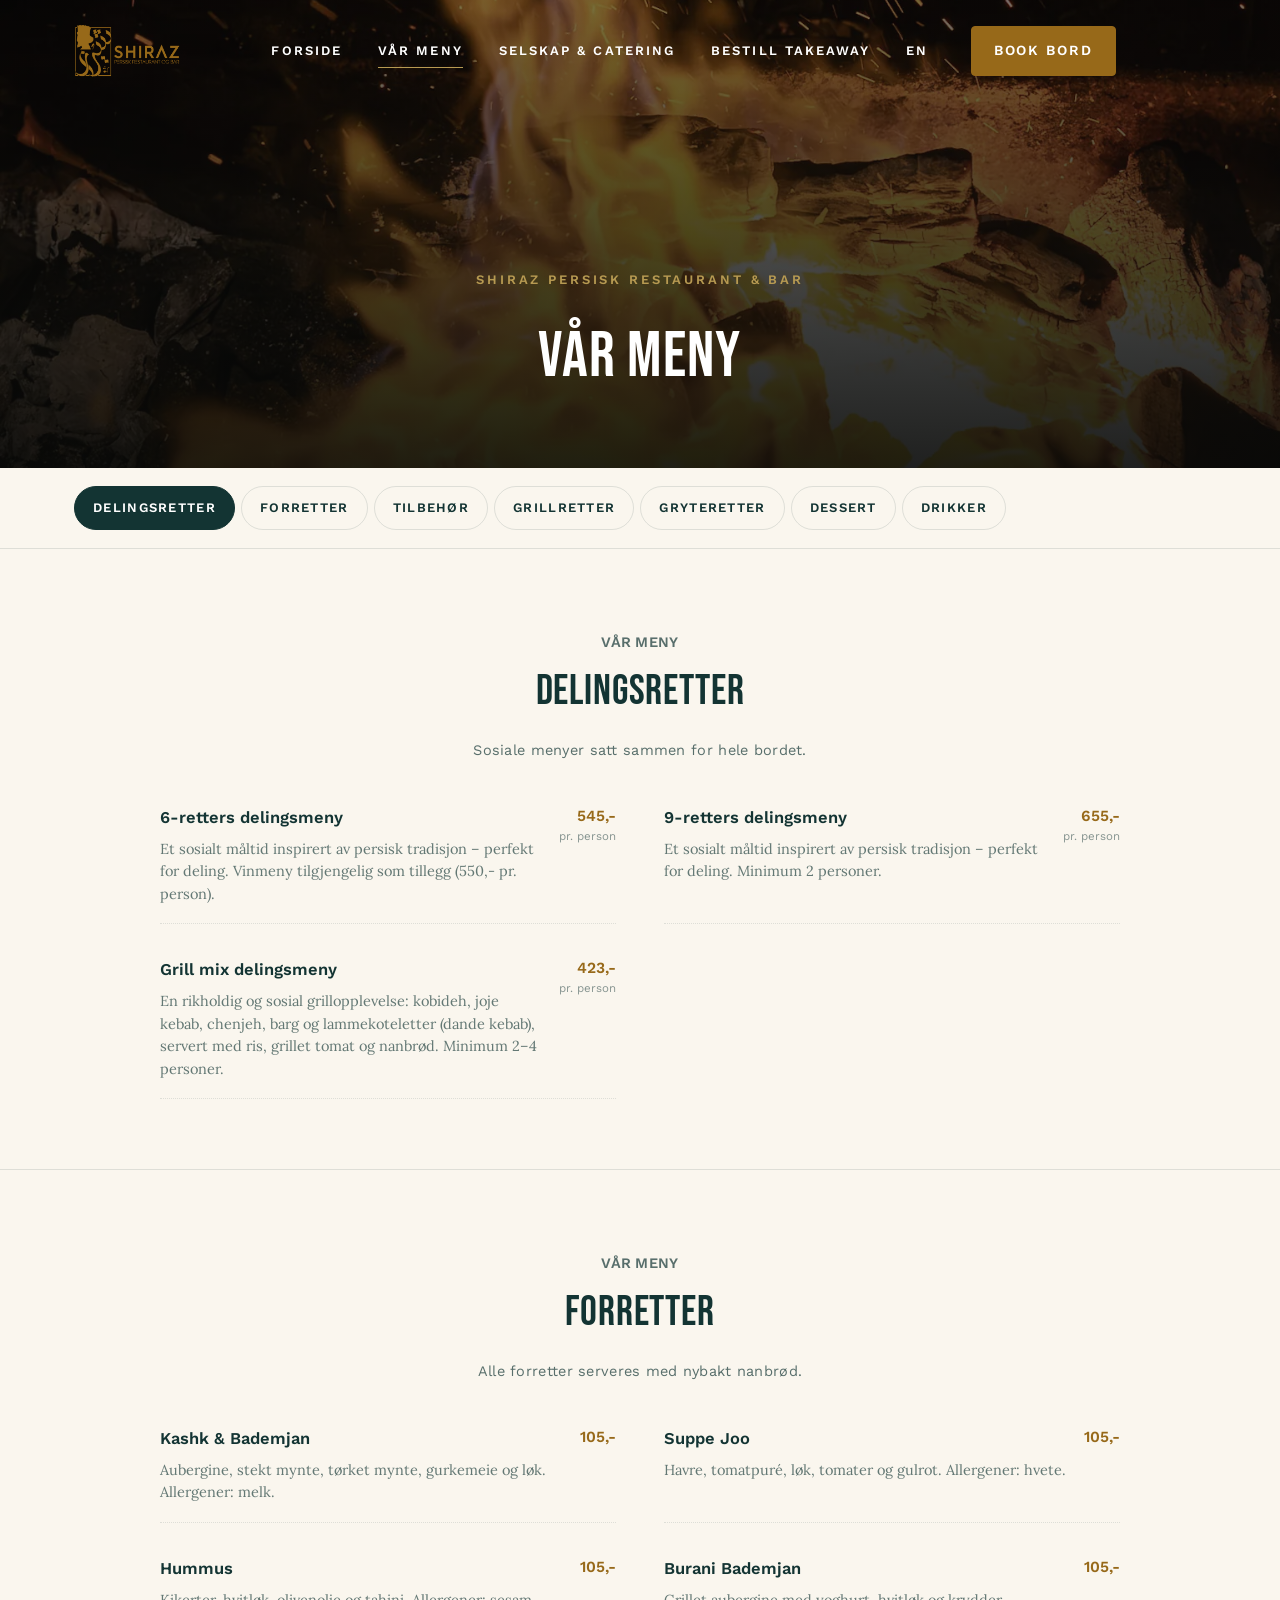
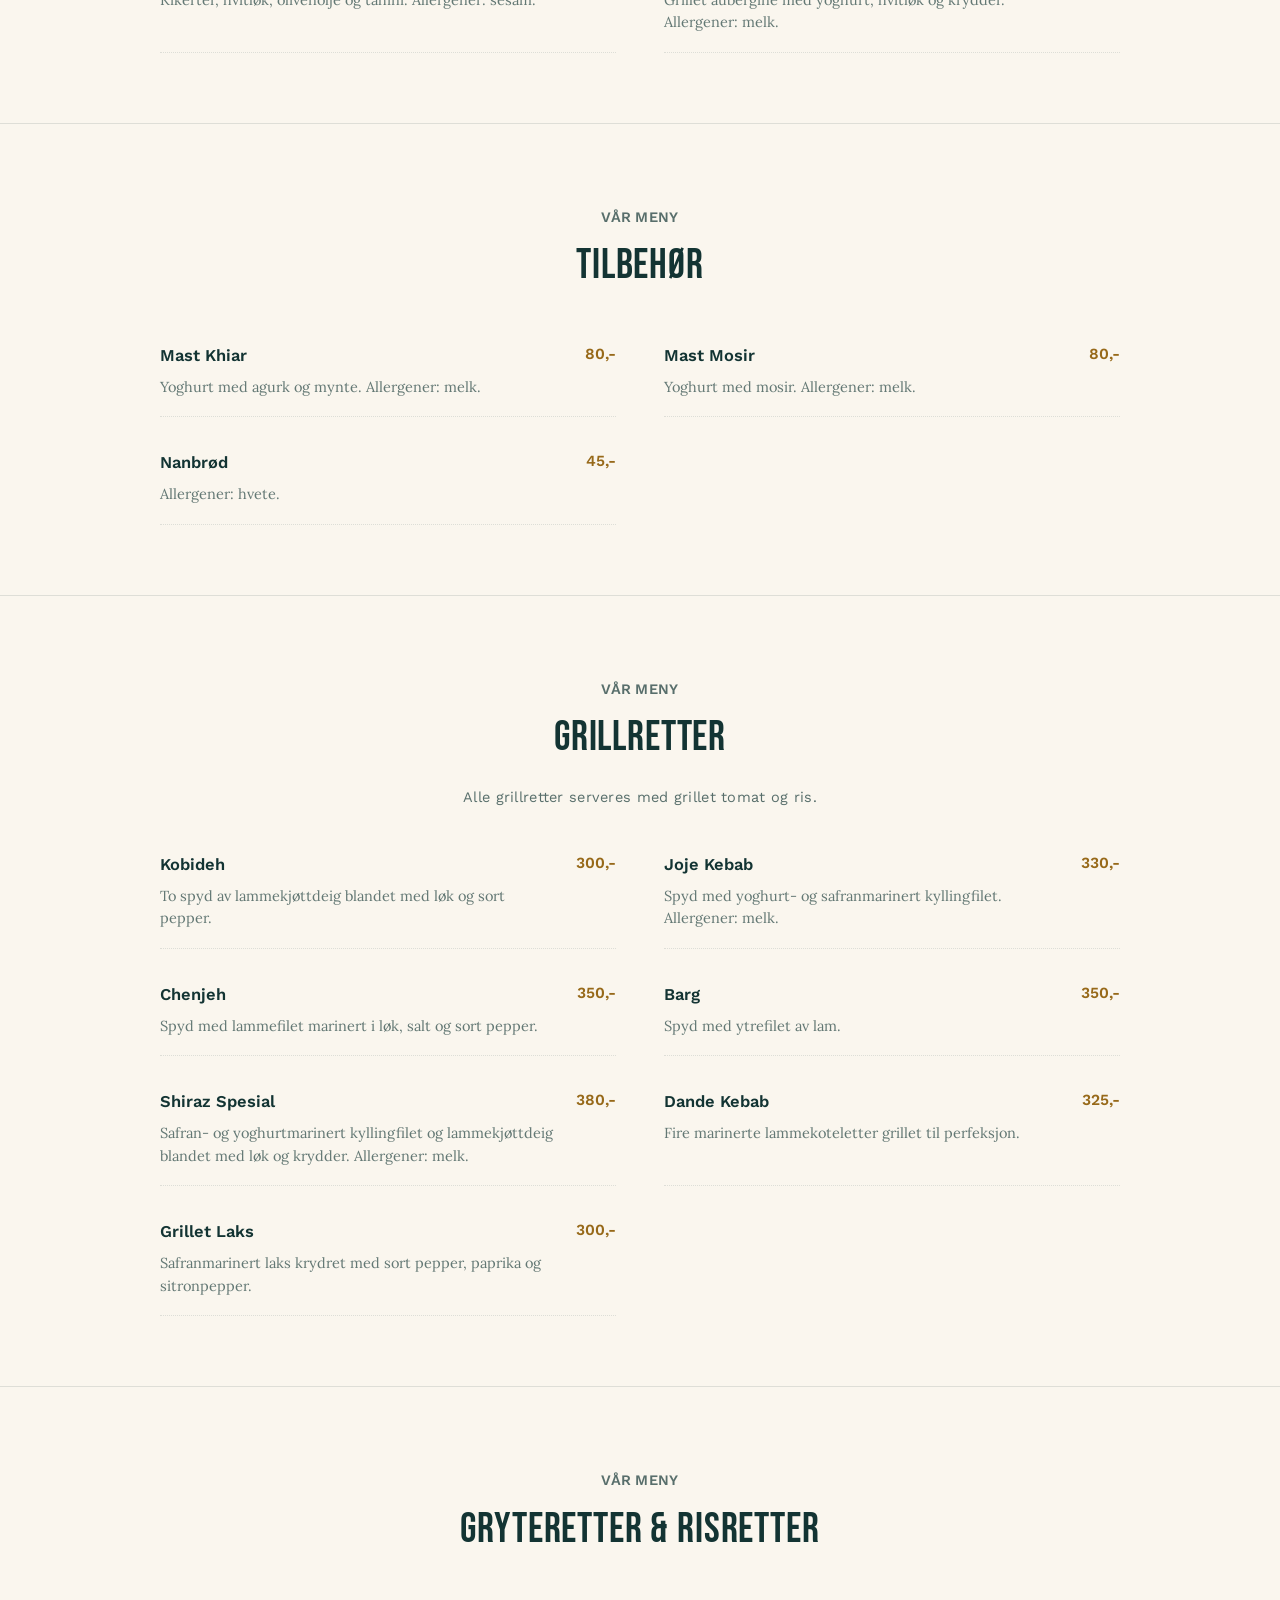
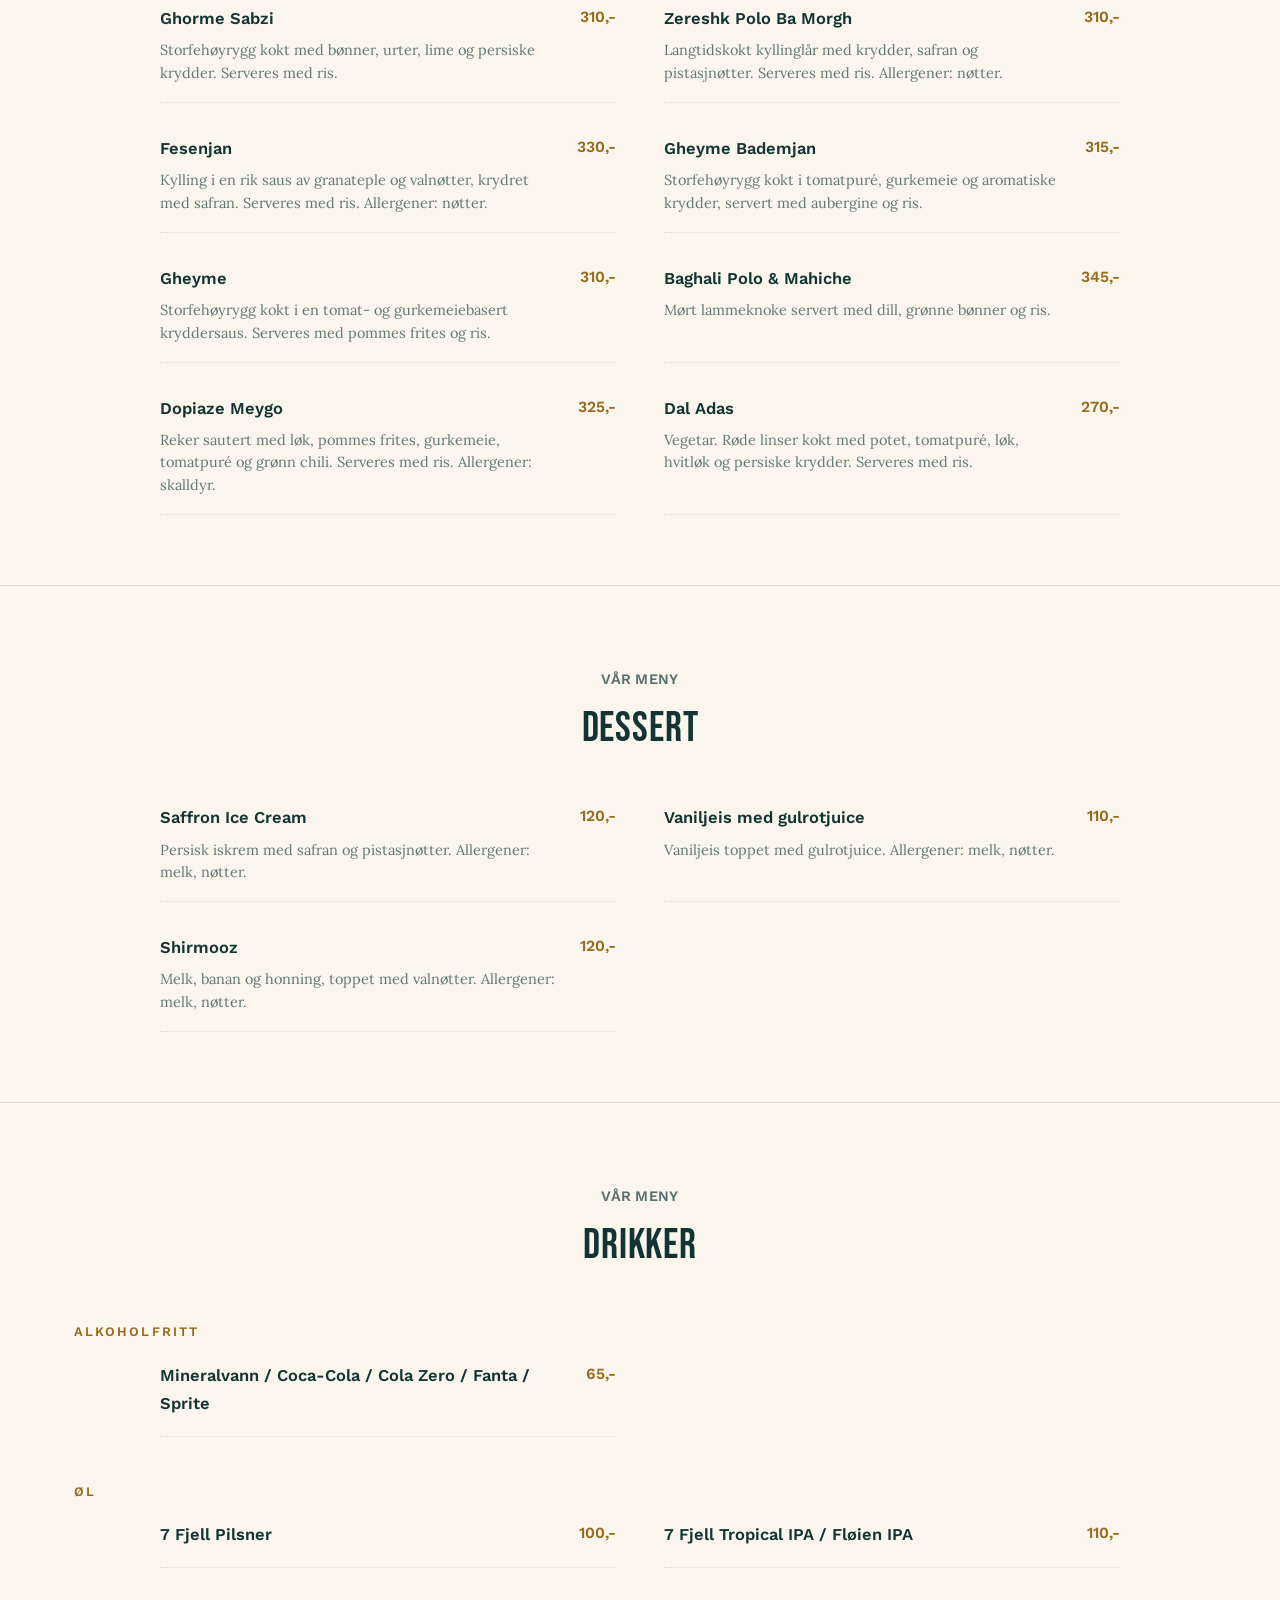
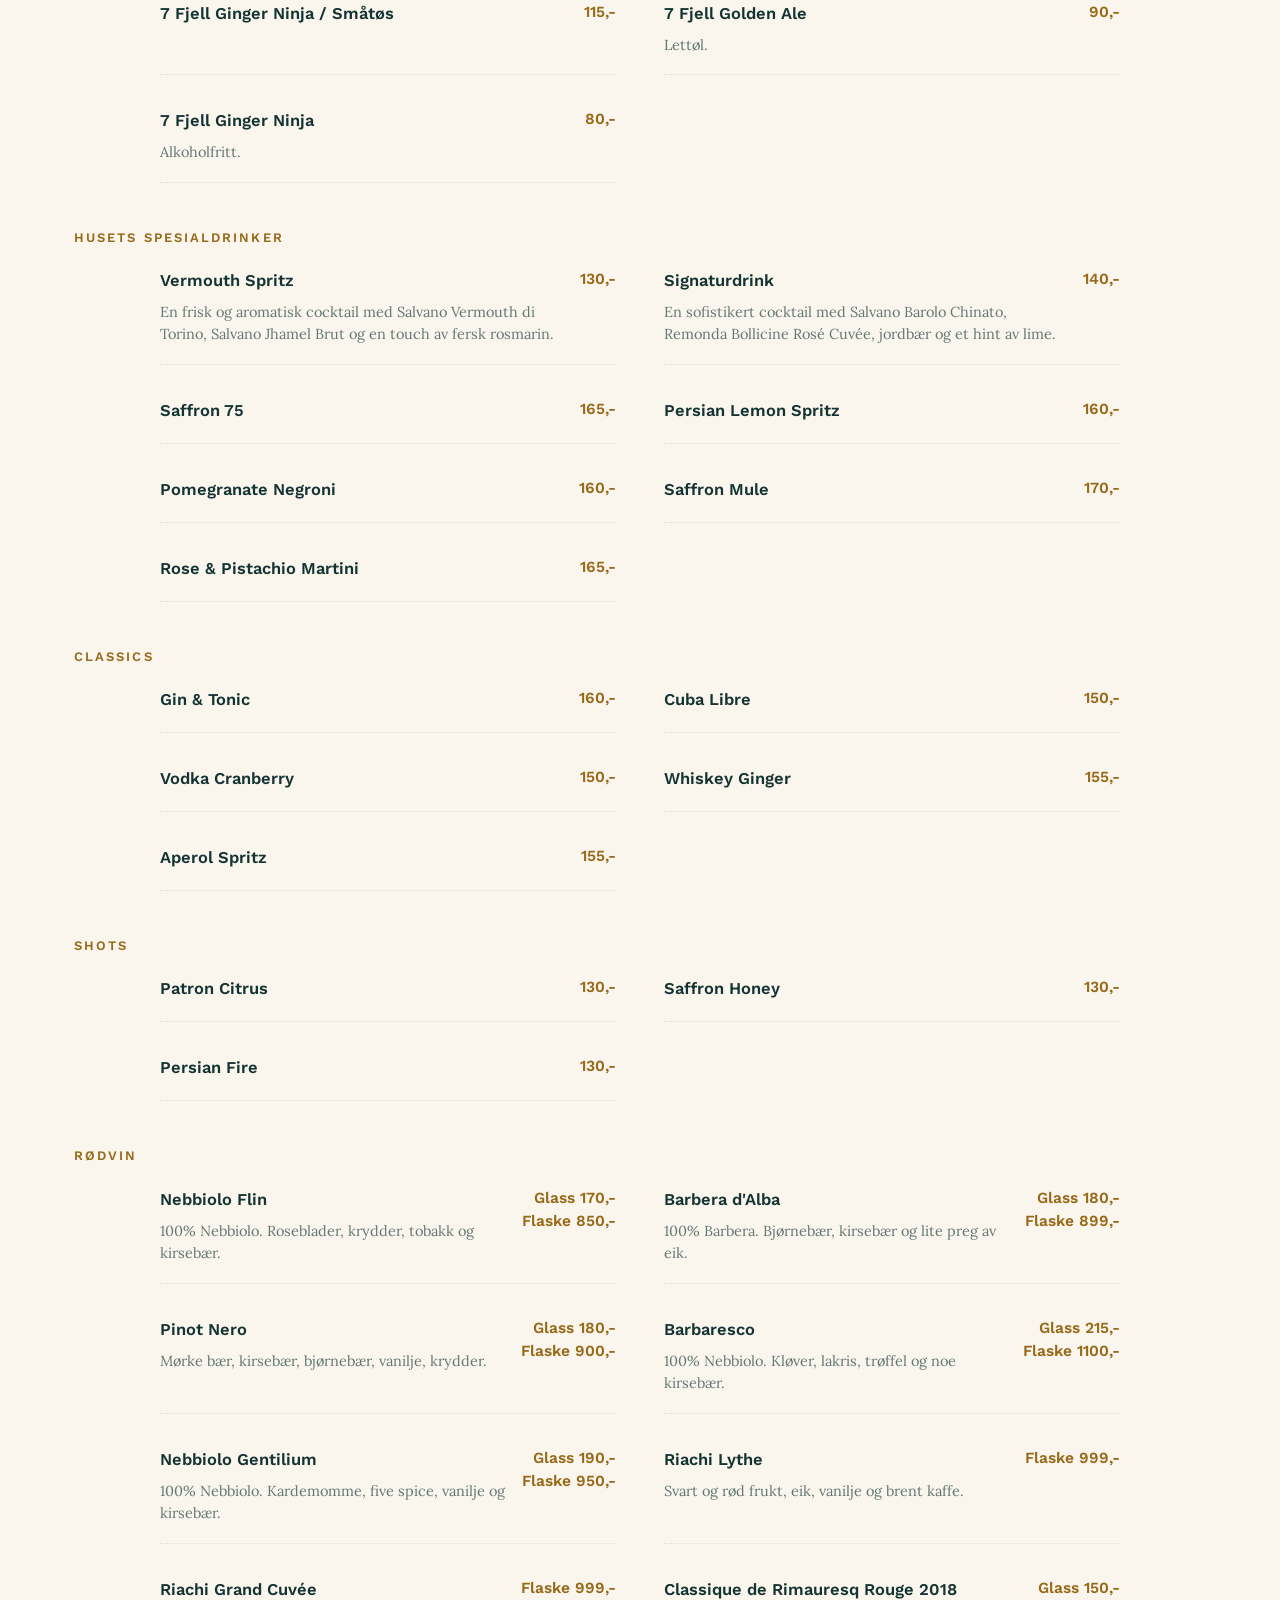
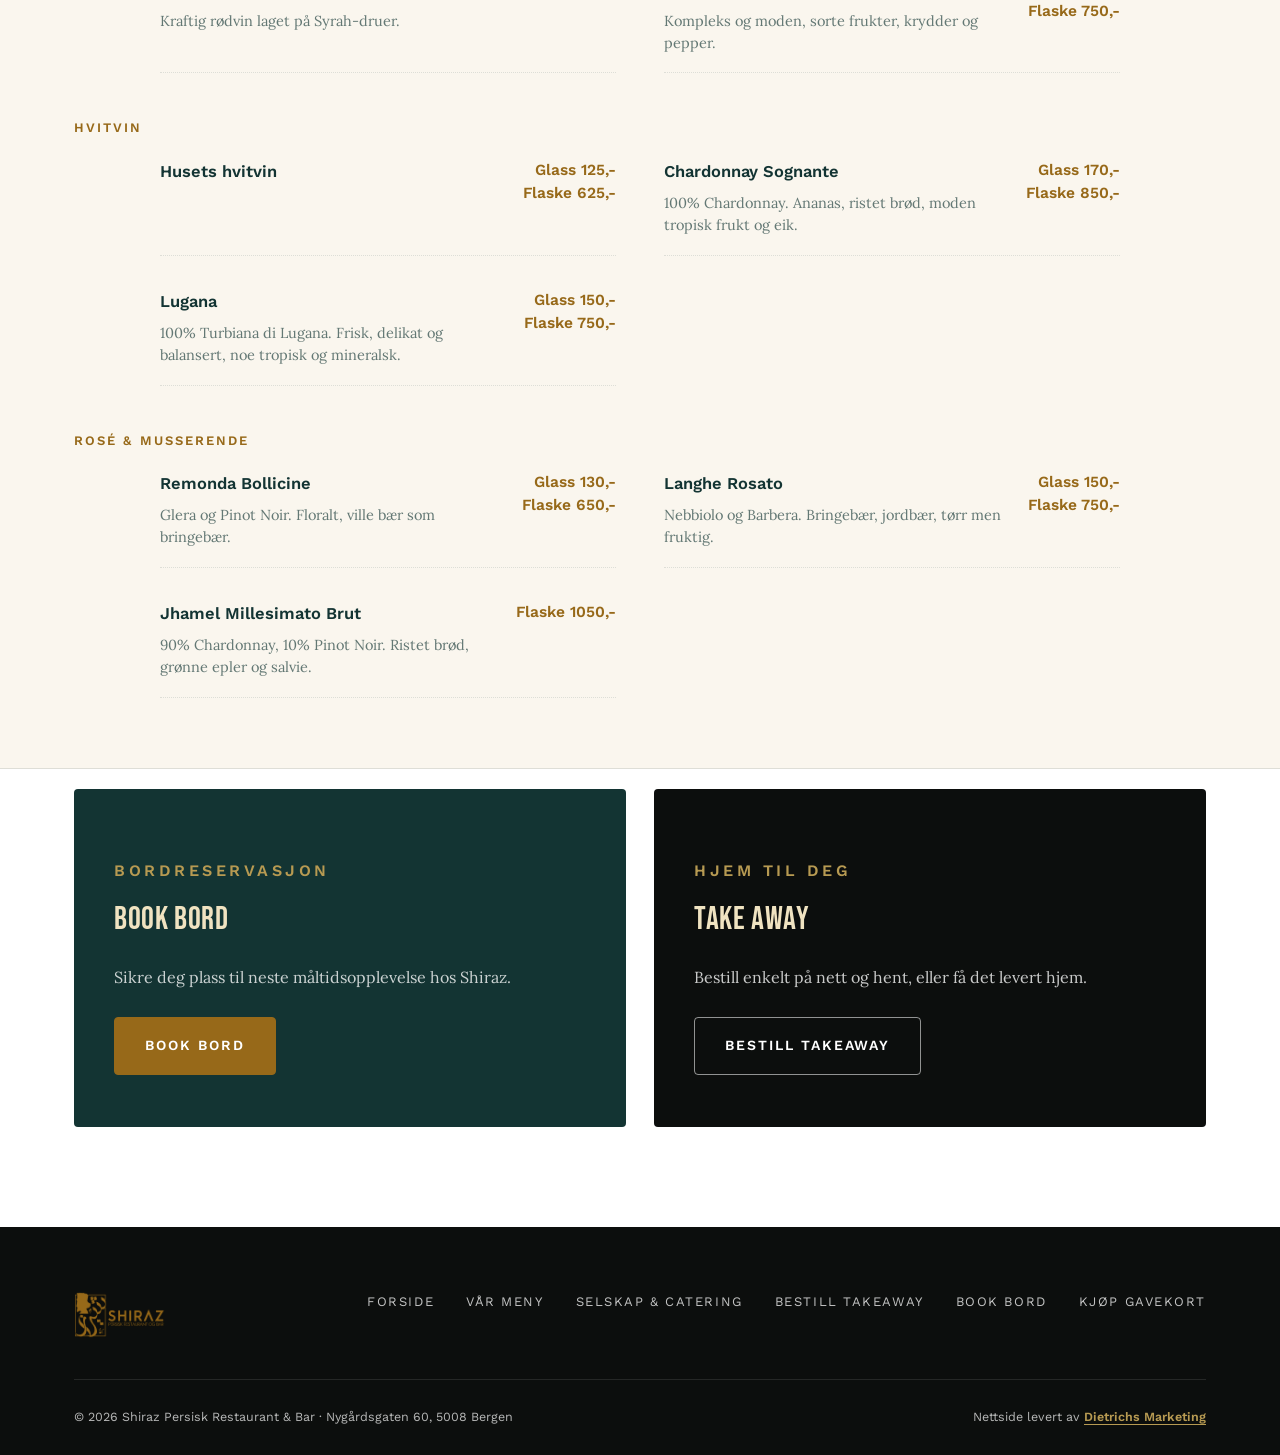
<file: meny.html>
<!DOCTYPE html>
<html lang="no">
<head>
<!-- Google Tag Manager -->
<script>(function(w,d,s,l,i){w[l]=w[l]||[];w[l].push({'gtm.start':
new Date().getTime(),event:'gtm.js'});var f=d.getElementsByTagName(s)[0],
j=d.createElement(s),dl=l!='dataLayer'?'&l='+l:'';j.async=true;j.src=
'https://www.googletagmanager.com/gtm.js?id='+i+dl;f.parentNode.insertBefore(j,f);
})(window,document,'script','dataLayer','GTM-N2BZXHFS');</script>
<!-- End Google Tag Manager -->
<meta charset="UTF-8">
<meta name="viewport" content="width=device-width, initial-scale=1.0">
<title>Vår meny – Shiraz Persisk Restaurant &amp; Bar</title>
<meta name="description" content="Se hele menyen til Shiraz Persisk Restaurant &amp; Bar i Bergen: forretter, grillretter, gryteretter, tilbehør og drikke – med priser.">
<meta name="theme-color" content="#0c0e0d">
<link rel="canonical" href="https://shirazpersisk.no/meny.html">
<link rel="alternate" hreflang="nb" href="https://shirazpersisk.no/meny.html">
<link rel="alternate" hreflang="en" href="https://shirazpersisk.no/en/menu.html">
<link rel="alternate" hreflang="x-default" href="https://shirazpersisk.no/meny.html">
<meta property="og:type" content="website">
<meta property="og:title" content="Vår meny – Shiraz Persisk Restaurant &amp; Bar">
<meta property="og:description" content="Se hele menyen til Shiraz Persisk Restaurant &amp; Bar i Bergen: forretter, grillretter, gryteretter, tilbehør og drikke – med priser.">
<meta property="og:image" content="https://shirazpersisk.no/assets/grill-fire.jpg">
<meta property="og:url" content="https://shirazpersisk.no/meny.html">
<meta property="og:locale" content="nb_NO">
<meta name="twitter:card" content="summary_large_image">
<link rel="icon" href="assets/favicon.png">
<link rel="preload" as="image" href="assets/grill-fire.webp" fetchpriority="high">
<link rel="preload" as="font" type="font/woff2" href="assets/fonts/BebasNeue-400-latin.woff2" crossorigin>
<link rel="preload" as="font" type="font/woff2" href="assets/fonts/WorkSans-600-latin.woff2" crossorigin>
<link rel="stylesheet" href="style.css">
<script async src="https://www.googletagmanager.com/gtag/js?id=AW-10846831105"></script>
<script>
window.dataLayer = window.dataLayer || [];
function gtag(){dataLayer.push(arguments);}
gtag('js', new Date());
gtag('config', 'AW-10846831105');
</script>
</head>
<body>
<!-- Google Tag Manager (noscript) -->
<noscript><iframe src="https://www.googletagmanager.com/ns.html?id=GTM-N2BZXHFS"
height="0" width="0" style="display:none;visibility:hidden"></iframe></noscript>
<!-- End Google Tag Manager (noscript) -->

<div class="scrim" data-close-menu></div>

<header class="site-header" id="siteHeader">
  <div class="container">
    <a href="index.html" class="logo"><img src="assets/logo.png" alt="Shiraz Persisk Restaurant &amp; Bar" width="400" height="208"></a>
    <nav class="main-nav">
      <a href="index.html">Forside</a>
      <a href="meny.html" class="active">Vår meny</a>
      <a href="catering.html">Selskap &amp; catering</a>
      <a href="https://order.gastroplanner.no/s/shirazpersiskrestaurantogbar" target="_blank" rel="noopener">Bestill takeaway</a>
      <a href="en/menu.html" lang="en" hreflang="en">EN</a>
      <a href="https://booking.gastroplanner.no/shiraz/t" target="_blank" rel="noopener" class="nav-cta"><span class="btn btn-gold">Book bord</span></a>
    </nav>
    <div class="header-actions">
      <button class="hamburger" id="hamburgerBtn" aria-label="Åpne meny" aria-expanded="false">
        <span></span><span></span><span></span>
      </button>
    </div>
  </div>
</header>

<div class="mobile-panel" id="mobilePanel">
  <button class="panel-close" data-close-menu aria-label="Lukk meny">&times;</button>
  <nav class="main-nav">
    <a href="index.html">Forside</a>
    <a href="meny.html">Vår meny</a>
    <a href="catering.html">Selskap &amp; catering</a>
    <a href="https://order.gastroplanner.no/s/shirazpersiskrestaurantogbar" target="_blank" rel="noopener">Bestill takeaway</a>
    <a href="en/menu.html" lang="en" hreflang="en">English</a>
  </nav>
  <div class="panel-ctas">
    <a href="https://booking.gastroplanner.no/shiraz/t" target="_blank" rel="noopener" class="btn btn-gold btn-block">Book bord</a>
    <a href="tel:40552739" class="btn btn-outline btn-block">Ring oss</a>
    <a href="https://givn.no/shop/shiraz" target="_blank" rel="noopener" class="btn btn-outline btn-block">Kjøp gavekort</a>
  </div>
  <div class="panel-contact">
    Nygårdsgaten 60, 5008 Bergen<br>
    <a href="tel:40552739">40 55 27 39</a><br>
    <a href="mailto:post@shirazpersisk.no">post@shirazpersisk.no</a>
  </div>
</div>

<section class="page-banner" style="background-image:url('assets/grill-fire.webp')">
  <div class="container">
    <p class="eyebrow">Shiraz Persisk Restaurant &amp; Bar</p>
    <h1>Vår meny</h1>
  </div>
</section>

<div class="menu-nav-wrap">
  <div class="container">
    <nav class="menu-tabs">
      <a href="#delingsretter">Delingsretter</a>
      <a href="#forretter">Forretter</a>
      <a href="#tilbehor">Tilbehør</a>
      <a href="#grillretter">Grillretter</a>
      <a href="#gryteretter">Gryteretter</a>
      <a href="#dessert">Dessert</a>
      <a href="#drikker">Drikker</a>
    </nav>
  </div>
</div>

<section class="menu-section" id="delingsretter"><div class="container" data-menu-section="delingsretter"></div></section>
<section class="menu-section" id="forretter"><div class="container" data-menu-section="forretter"></div></section>
<section class="menu-section" id="tilbehor"><div class="container" data-menu-section="tilbehor"></div></section>
<section class="menu-section" id="grillretter"><div class="container" data-menu-section="grillretter"></div></section>
<section class="menu-section" id="gryteretter"><div class="container" data-menu-section="gryteretter"></div></section>
<section class="menu-section" id="dessert"><div class="container" data-menu-section="dessert"></div></section>
<section class="menu-section" id="drikker"><div class="container" data-menu-section="drikker"></div></section>

<section class="offer" style="padding-top:20px">
  <div class="container">
    <div class="offer-grid">
      <div class="offer-card reveal">
        <p class="eyebrow">Bordreservasjon</p>
        <h3>Book bord</h3>
        <p>Sikre deg plass til neste måltidsopplevelse hos Shiraz.</p>
        <a href="https://booking.gastroplanner.no/shiraz/t" target="_blank" rel="noopener" class="btn btn-gold">Book bord</a>
      </div>
      <div class="offer-card alt reveal">
        <p class="eyebrow">Hjem til deg</p>
        <h3>Take away</h3>
        <p>Bestill enkelt på nett og hent, eller få det levert hjem.</p>
        <a href="https://order.gastroplanner.no/s/shirazpersiskrestaurantogbar" target="_blank" rel="noopener" class="btn btn-outline">Bestill takeaway</a>
      </div>
    </div>
  </div>
</section>

<footer class="site-footer">
  <div class="container">
    <div class="footer-top">
      <a href="index.html" class="logo"><img src="assets/logo.png" alt="Shiraz Persisk Restaurant &amp; Bar" width="400" height="208"></a>
      <nav class="footer-nav">
        <a href="index.html">Forside</a>
        <a href="meny.html">Vår meny</a>
        <a href="catering.html">Selskap &amp; catering</a>
        <a href="https://order.gastroplanner.no/s/shirazpersiskrestaurantogbar" target="_blank" rel="noopener">Bestill takeaway</a>
        <a href="https://booking.gastroplanner.no/shiraz/t" target="_blank" rel="noopener">Book bord</a>
        <a href="https://givn.no/shop/shiraz" target="_blank" rel="noopener">Kjøp gavekort</a>
      </nav>
    </div>
    <div class="footer-bottom">
      <span>© <span id="year"></span> Shiraz Persisk Restaurant &amp; Bar · Nygårdsgaten 60, 5008 Bergen</span>
      <span>Nettside levert av <a href="https://dmarketing.no" target="_blank" rel="noopener">Dietrichs Marketing</a></span>
    </div>
  </div>
</footer>

<script src="app.js"></script>
<script src="menu-data.js"></script>
</body>
</html>
</file>
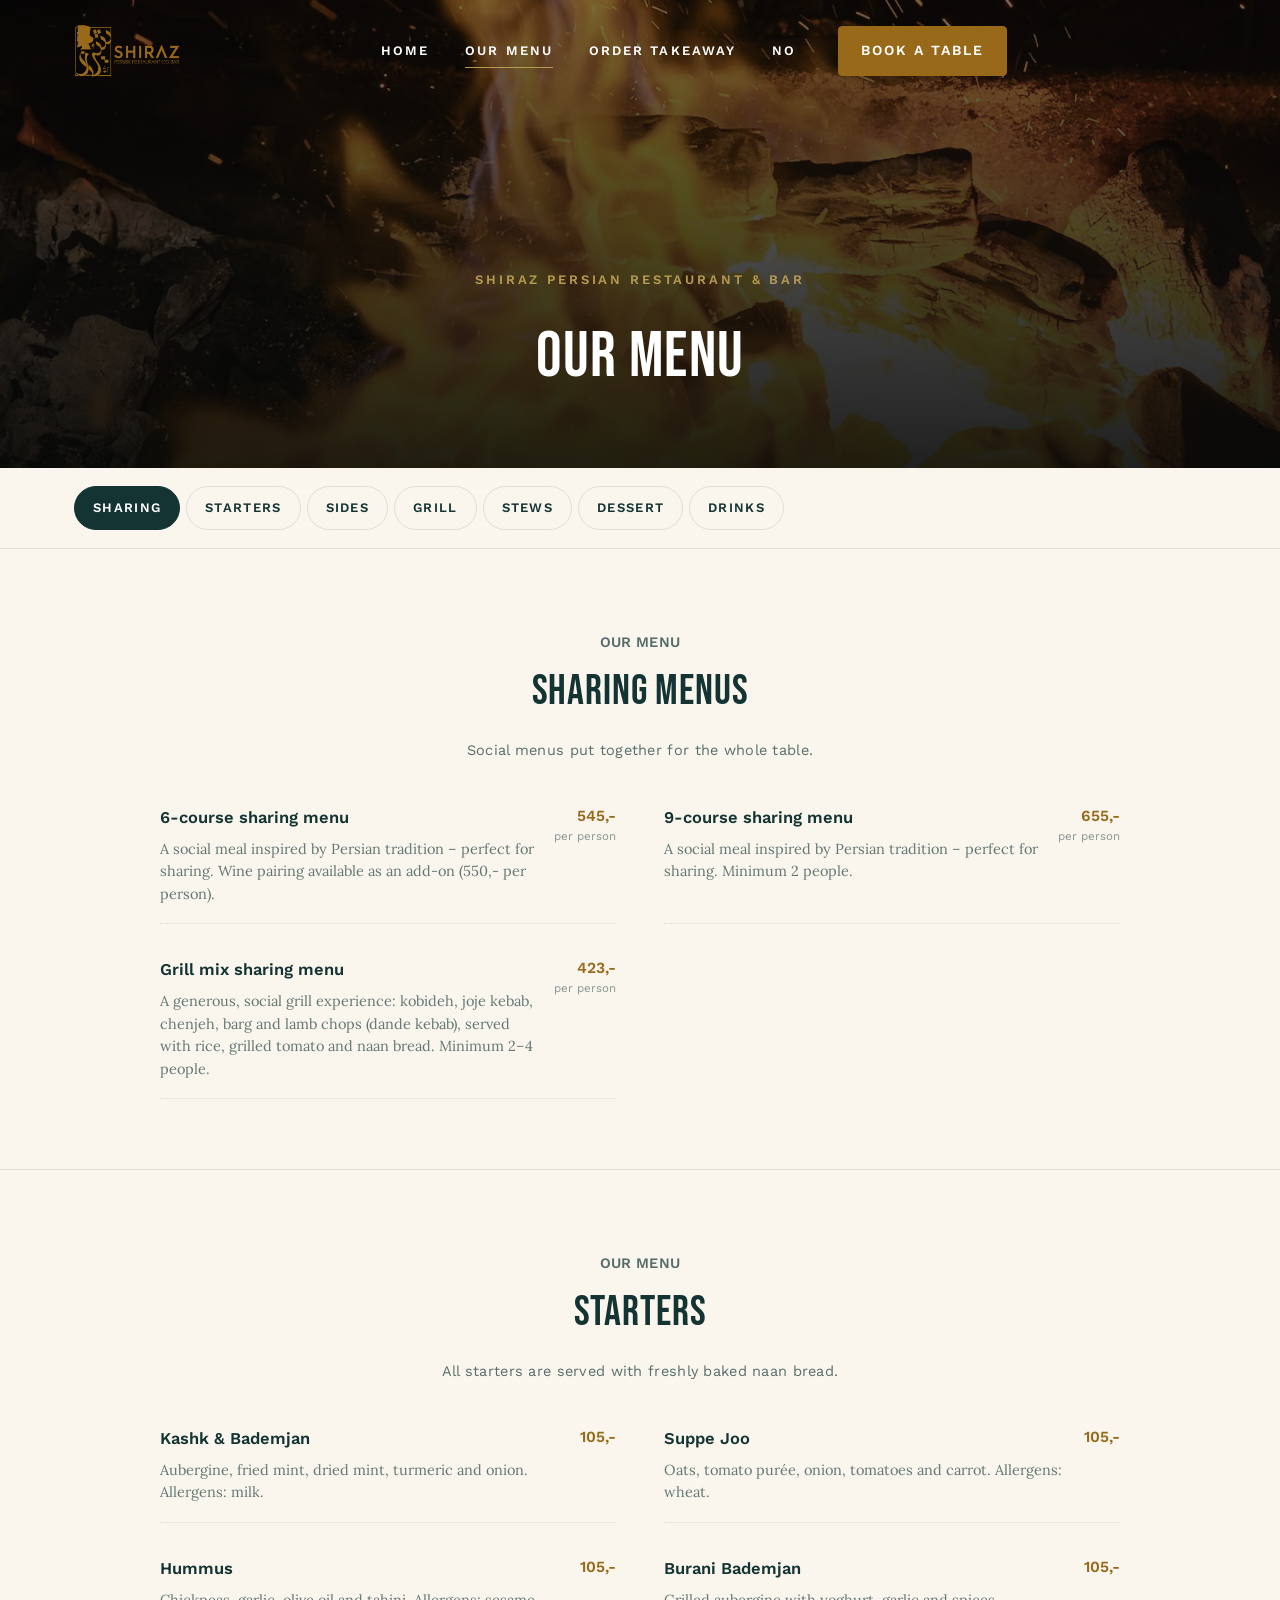
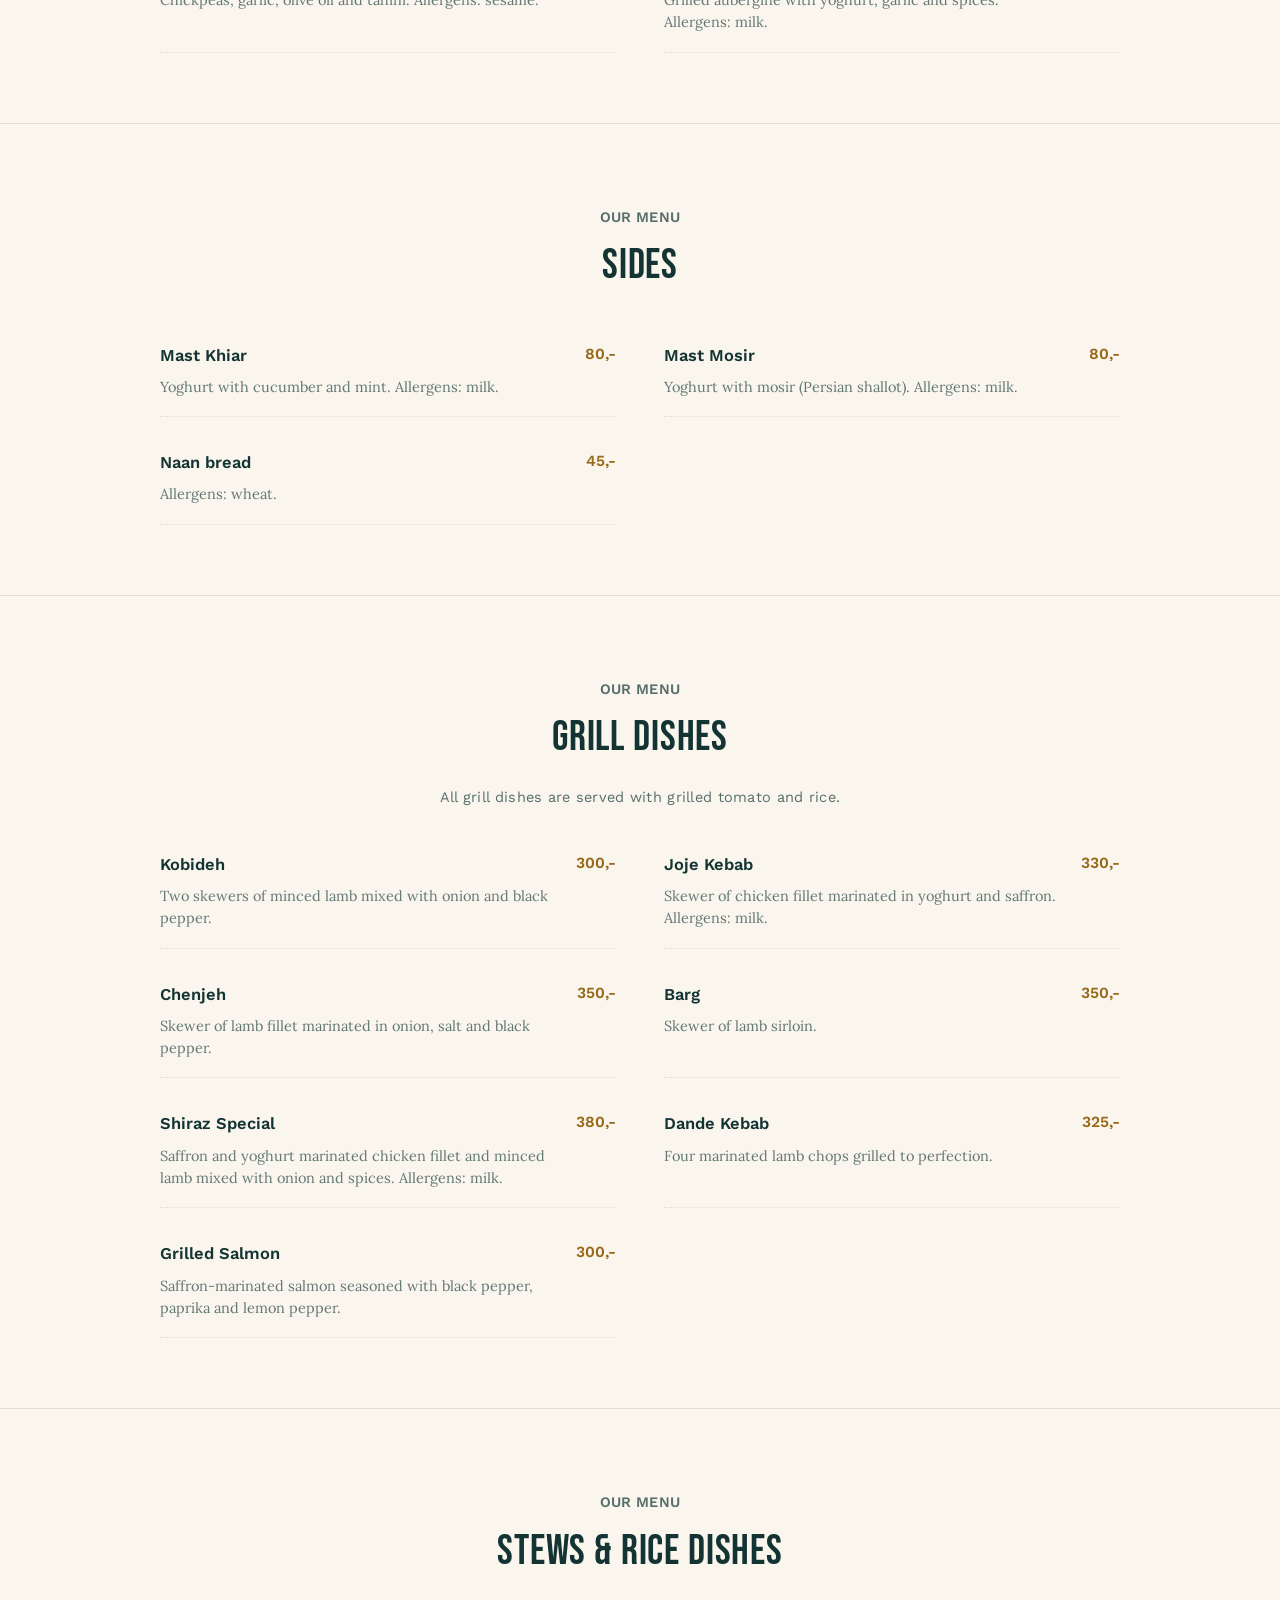
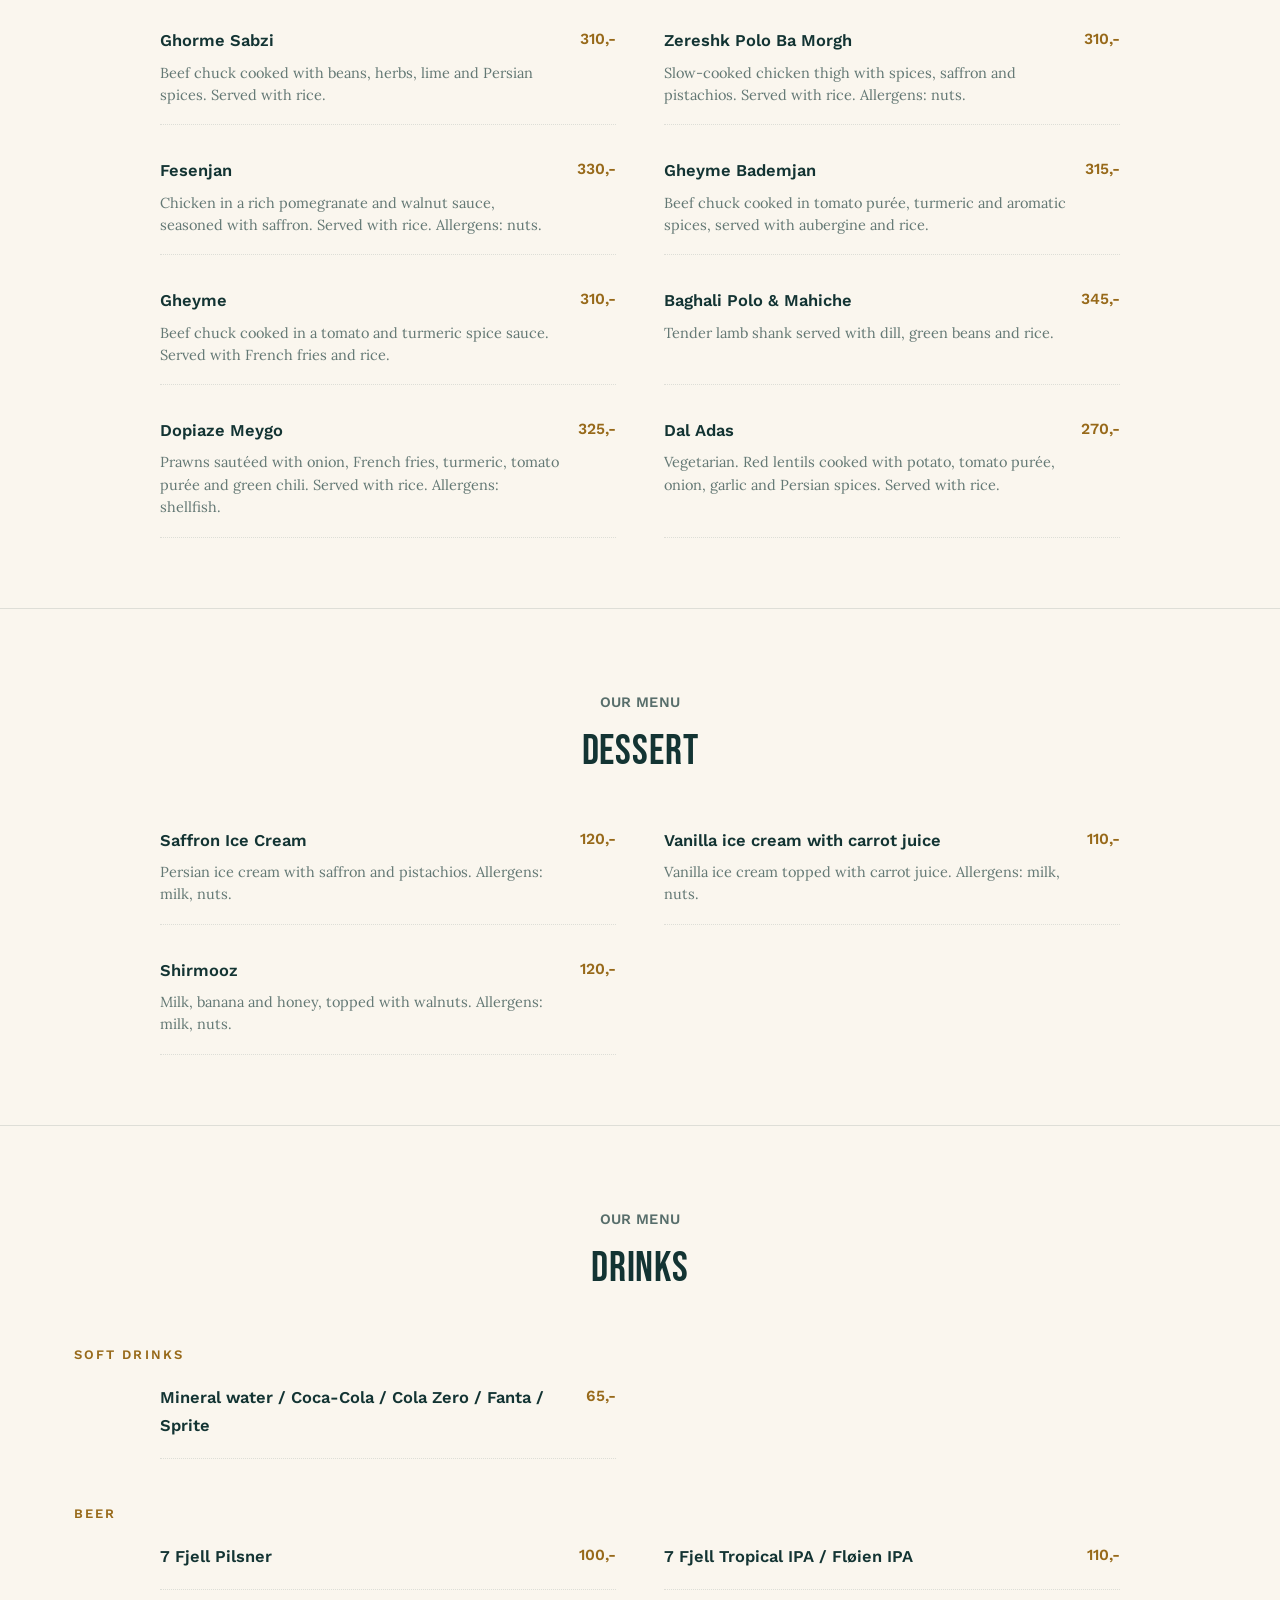
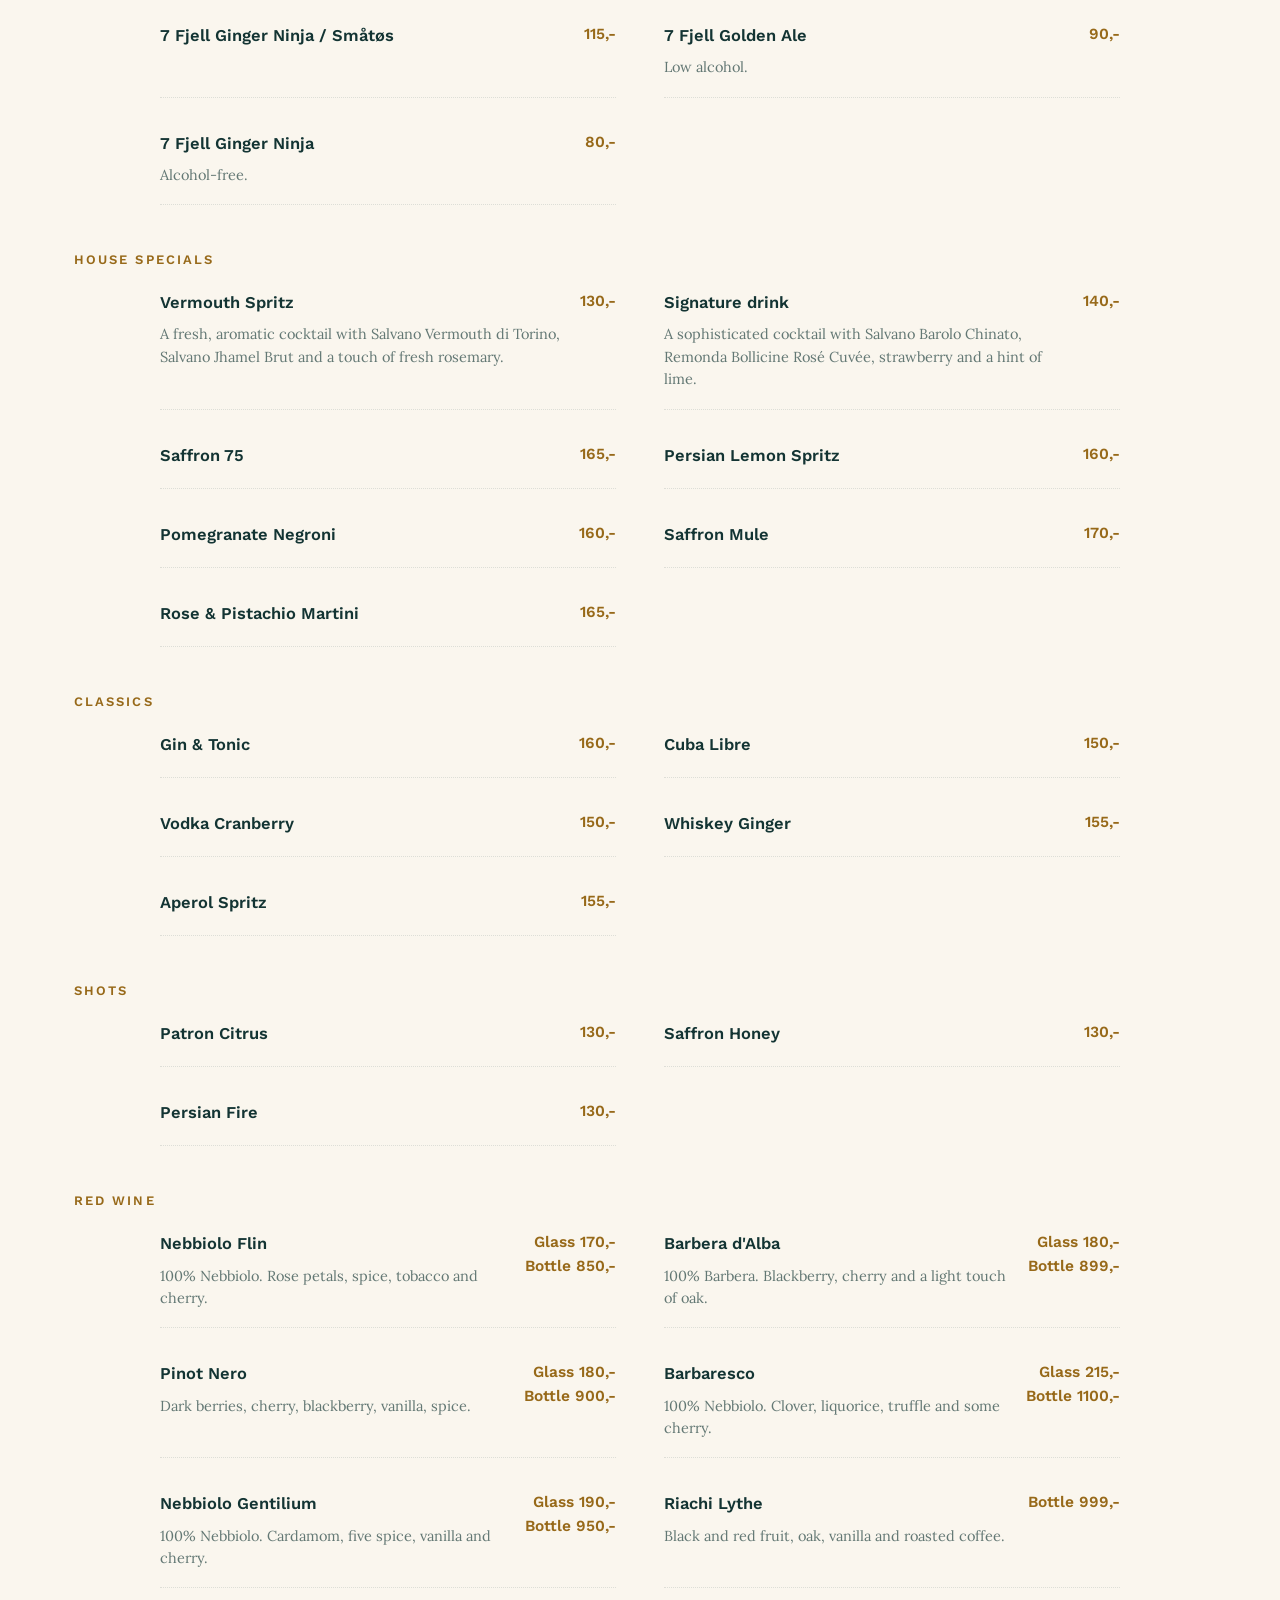
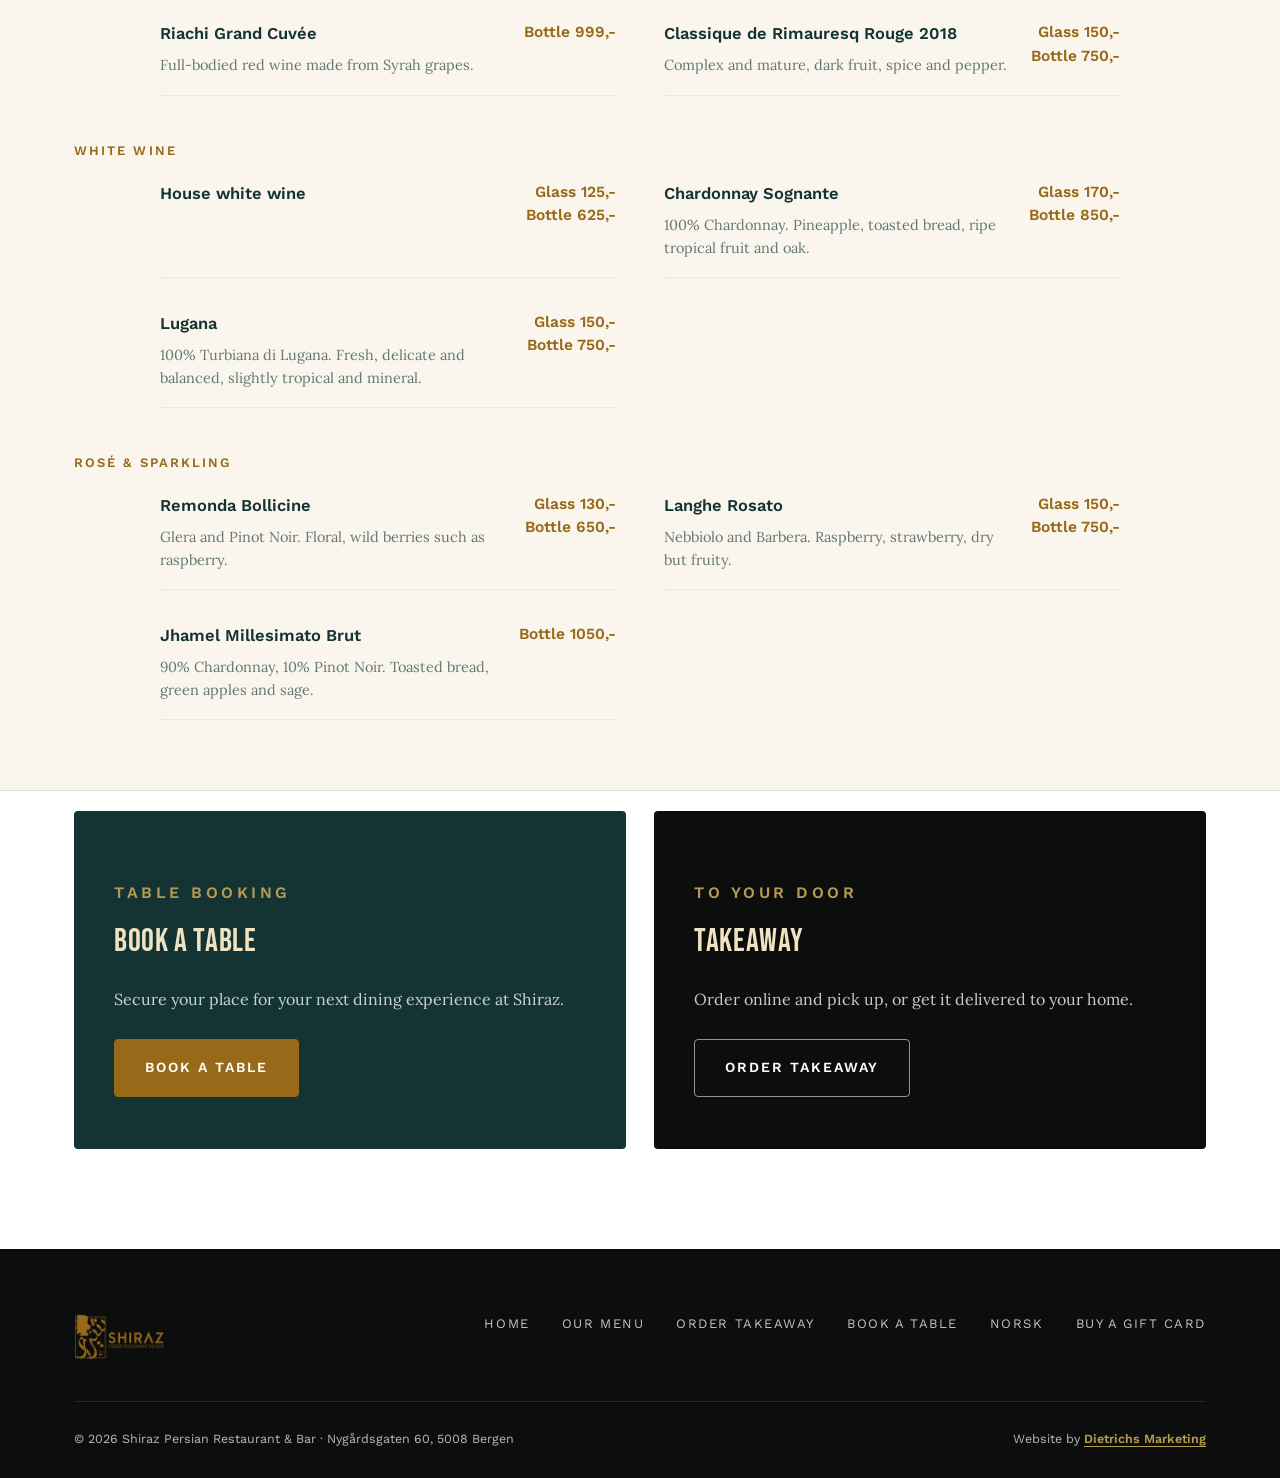
<file: en/menu.html>
<!DOCTYPE html>
<html lang="en">
<head>
<!-- Google Tag Manager -->
<script>(function(w,d,s,l,i){w[l]=w[l]||[];w[l].push({'gtm.start':
new Date().getTime(),event:'gtm.js'});var f=d.getElementsByTagName(s)[0],
j=d.createElement(s),dl=l!='dataLayer'?'&l='+l:'';j.async=true;j.src=
'https://www.googletagmanager.com/gtm.js?id='+i+dl;f.parentNode.insertBefore(j,f);
})(window,document,'script','dataLayer','GTM-N2BZXHFS');</script>
<!-- End Google Tag Manager -->
<meta charset="UTF-8">
<meta name="viewport" content="width=device-width, initial-scale=1.0">
<title>Our menu – Shiraz Persian Restaurant &amp; Bar</title>
<meta name="description" content="The full menu at Shiraz Persian Restaurant &amp; Bar in Bergen: starters, grill dishes, stews, sides and drinks – with prices.">
<meta name="theme-color" content="#0c0e0d">
<link rel="canonical" href="https://shirazpersisk.no/en/menu.html">
<link rel="alternate" hreflang="nb" href="https://shirazpersisk.no/meny.html">
<link rel="alternate" hreflang="en" href="https://shirazpersisk.no/en/menu.html">
<link rel="alternate" hreflang="x-default" href="https://shirazpersisk.no/meny.html">
<meta property="og:type" content="website">
<meta property="og:title" content="Our menu – Shiraz Persian Restaurant &amp; Bar">
<meta property="og:description" content="The full menu at Shiraz Persian Restaurant &amp; Bar in Bergen: starters, grill dishes, stews, sides and drinks – with prices.">
<meta property="og:image" content="https://shirazpersisk.no/assets/grill-fire.jpg">
<meta property="og:url" content="https://shirazpersisk.no/en/menu.html">
<meta property="og:locale" content="en_GB">
<meta property="og:locale:alternate" content="nb_NO">
<meta name="twitter:card" content="summary_large_image">
<link rel="icon" href="../assets/favicon.png">
<link rel="preload" as="image" href="../assets/grill-fire.webp" fetchpriority="high">
<link rel="preload" as="font" type="font/woff2" href="../assets/fonts/BebasNeue-400-latin.woff2" crossorigin>
<link rel="preload" as="font" type="font/woff2" href="../assets/fonts/WorkSans-600-latin.woff2" crossorigin>
<link rel="stylesheet" href="../style.css">
<script async src="https://www.googletagmanager.com/gtag/js?id=AW-10846831105"></script>
<script>
window.dataLayer = window.dataLayer || [];
function gtag(){dataLayer.push(arguments);}
gtag('js', new Date());
gtag('config', 'AW-10846831105');
</script>
</head>
<body>
<!-- Google Tag Manager (noscript) -->
<noscript><iframe src="https://www.googletagmanager.com/ns.html?id=GTM-N2BZXHFS"
height="0" width="0" style="display:none;visibility:hidden"></iframe></noscript>
<!-- End Google Tag Manager (noscript) -->

<div class="scrim" data-close-menu></div>

<header class="site-header" id="siteHeader">
  <div class="container">
    <a href="./" class="logo"><img src="../assets/logo.png" alt="Shiraz Persian Restaurant &amp; Bar" width="400" height="208"></a>
    <nav class="main-nav">
      <a href="./">Home</a>
      <a href="menu.html" class="active">Our menu</a>
      <a href="https://order.gastroplanner.no/s/shirazpersiskrestaurantogbar" target="_blank" rel="noopener">Order takeaway</a>
      <a href="../meny.html" lang="nb" hreflang="nb">NO</a>
      <a href="https://booking.gastroplanner.no/shiraz/t" target="_blank" rel="noopener" class="nav-cta"><span class="btn btn-gold">Book a table</span></a>
    </nav>
    <div class="header-actions">
      <button class="hamburger" id="hamburgerBtn" aria-label="Open menu" aria-expanded="false">
        <span></span><span></span><span></span>
      </button>
    </div>
  </div>
</header>

<div class="mobile-panel" id="mobilePanel">
  <button class="panel-close" data-close-menu aria-label="Close menu">&times;</button>
  <nav class="main-nav">
    <a href="./">Home</a>
    <a href="menu.html">Our menu</a>
    <a href="https://order.gastroplanner.no/s/shirazpersiskrestaurantogbar" target="_blank" rel="noopener">Order takeaway</a>
    <a href="../meny.html" lang="nb" hreflang="nb">Norsk</a>
  </nav>
  <div class="panel-ctas">
    <a href="https://booking.gastroplanner.no/shiraz/t" target="_blank" rel="noopener" class="btn btn-gold btn-block">Book a table</a>
    <a href="tel:+4740552739" class="btn btn-outline btn-block">Call us</a>
    <a href="https://givn.no/shop/shiraz" target="_blank" rel="noopener" class="btn btn-outline btn-block">Buy a gift card</a>
  </div>
  <div class="panel-contact">
    Nygårdsgaten 60, 5008 Bergen<br>
    <a href="tel:+4740552739">+47 40 55 27 39</a><br>
    <a href="mailto:post@shirazpersisk.no">post@shirazpersisk.no</a>
  </div>
</div>

<section class="page-banner" style="background-image:url('../assets/grill-fire.webp')">
  <div class="container">
    <p class="eyebrow">Shiraz Persian Restaurant &amp; Bar</p>
    <h1>Our menu</h1>
  </div>
</section>

<div class="menu-nav-wrap">
  <div class="container">
    <nav class="menu-tabs">
      <a href="#delingsretter">Sharing</a>
      <a href="#forretter">Starters</a>
      <a href="#tilbehor">Sides</a>
      <a href="#grillretter">Grill</a>
      <a href="#gryteretter">Stews</a>
      <a href="#dessert">Dessert</a>
      <a href="#drikker">Drinks</a>
    </nav>
  </div>
</div>

<section class="menu-section" id="delingsretter"><div class="container" data-menu-section="delingsretter"></div></section>
<section class="menu-section" id="forretter"><div class="container" data-menu-section="forretter"></div></section>
<section class="menu-section" id="tilbehor"><div class="container" data-menu-section="tilbehor"></div></section>
<section class="menu-section" id="grillretter"><div class="container" data-menu-section="grillretter"></div></section>
<section class="menu-section" id="gryteretter"><div class="container" data-menu-section="gryteretter"></div></section>
<section class="menu-section" id="dessert"><div class="container" data-menu-section="dessert"></div></section>
<section class="menu-section" id="drikker"><div class="container" data-menu-section="drikker"></div></section>

<section class="offer" style="padding-top:20px">
  <div class="container">
    <div class="offer-grid">
      <div class="offer-card reveal">
        <p class="eyebrow">Table booking</p>
        <h3>Book a table</h3>
        <p>Secure your place for your next dining experience at Shiraz.</p>
        <a href="https://booking.gastroplanner.no/shiraz/t" target="_blank" rel="noopener" class="btn btn-gold">Book a table</a>
      </div>
      <div class="offer-card alt reveal">
        <p class="eyebrow">To your door</p>
        <h3>Takeaway</h3>
        <p>Order online and pick up, or get it delivered to your home.</p>
        <a href="https://order.gastroplanner.no/s/shirazpersiskrestaurantogbar" target="_blank" rel="noopener" class="btn btn-outline">Order takeaway</a>
      </div>
    </div>
  </div>
</section>

<footer class="site-footer">
  <div class="container">
    <div class="footer-top">
      <a href="./" class="logo"><img src="../assets/logo.png" alt="Shiraz Persian Restaurant &amp; Bar" width="400" height="208"></a>
      <nav class="footer-nav">
        <a href="./">Home</a>
        <a href="menu.html">Our menu</a>
        <a href="https://order.gastroplanner.no/s/shirazpersiskrestaurantogbar" target="_blank" rel="noopener">Order takeaway</a>
        <a href="https://booking.gastroplanner.no/shiraz/t" target="_blank" rel="noopener">Book a table</a>
        <a href="../meny.html" lang="nb" hreflang="nb">Norsk</a>
        <a href="https://givn.no/shop/shiraz" target="_blank" rel="noopener">Buy a gift card</a>
      </nav>
    </div>
    <div class="footer-bottom">
      <span>© <span id="year"></span> Shiraz Persian Restaurant &amp; Bar · Nygårdsgaten 60, 5008 Bergen</span>
      <span>Website by <a href="https://dmarketing.no" target="_blank" rel="noopener">Dietrichs Marketing</a></span>
    </div>
  </div>
</footer>

<script src="../app.js"></script>
<script src="../menu-data-en.js"></script>
</body>
</html>
</file>
<file: style.css>
@font-face{font-family:'Bebas Neue';font-style:normal;font-weight:400;font-display:swap;src:url(assets/fonts/BebasNeue-400-latin-ext.woff2) format('woff2');unicode-range:U+0100-02BA,U+02BD-02C5,U+02C7-02CC,U+02CE-02D7,U+02DD-02FF,U+0304,U+0308,U+0329,U+1D00-1DBF,U+1E00-1E9F,U+1EF2-1EFF,U+2020,U+20A0-20AB,U+20AD-20C0,U+2113,U+2C60-2C7F,U+A720-A7FF}@font-face{font-family:'Bebas Neue';font-style:normal;font-weight:400;font-display:swap;src:url(assets/fonts/BebasNeue-400-latin.woff2) format('woff2');unicode-range:U+0000-00FF,U+0131,U+0152-0153,U+02BB-02BC,U+02C6,U+02DA,U+02DC,U+0304,U+0308,U+0329,U+2000-206F,U+20AC,U+2122,U+2191,U+2193,U+2212,U+2215,U+FEFF,U+FFFD}@font-face{font-family:'Lora';font-style:italic;font-weight:400;font-display:swap;src:url(assets/fonts/Lora-400-latin-ext.woff2) format('woff2');unicode-range:U+0100-02BA,U+02BD-02C5,U+02C7-02CC,U+02CE-02D7,U+02DD-02FF,U+0304,U+0308,U+0329,U+1D00-1DBF,U+1E00-1E9F,U+1EF2-1EFF,U+2020,U+20A0-20AB,U+20AD-20C0,U+2113,U+2C60-2C7F,U+A720-A7FF}@font-face{font-family:'Lora';font-style:italic;font-weight:400;font-display:swap;src:url(assets/fonts/Lora-400-latin.woff2) format('woff2');unicode-range:U+0000-00FF,U+0131,U+0152-0153,U+02BB-02BC,U+02C6,U+02DA,U+02DC,U+0304,U+0308,U+0329,U+2000-206F,U+20AC,U+2122,U+2191,U+2193,U+2212,U+2215,U+FEFF,U+FFFD}@font-face{font-family:'Lora';font-style:normal;font-weight:400;font-display:swap;src:url(assets/fonts/Lora-400-normal-latin-ext.woff2) format('woff2');unicode-range:U+0100-02BA,U+02BD-02C5,U+02C7-02CC,U+02CE-02D7,U+02DD-02FF,U+0304,U+0308,U+0329,U+1D00-1DBF,U+1E00-1E9F,U+1EF2-1EFF,U+2020,U+20A0-20AB,U+20AD-20C0,U+2113,U+2C60-2C7F,U+A720-A7FF}@font-face{font-family:'Lora';font-style:normal;font-weight:400;font-display:swap;src:url(assets/fonts/Lora-400-normal-latin.woff2) format('woff2');unicode-range:U+0000-00FF,U+0131,U+0152-0153,U+02BB-02BC,U+02C6,U+02DA,U+02DC,U+0304,U+0308,U+0329,U+2000-206F,U+20AC,U+2122,U+2191,U+2193,U+2212,U+2215,U+FEFF,U+FFFD}@font-face{font-family:'Lora';font-style:normal;font-weight:500;font-display:swap;src:url(assets/fonts/Lora-500-latin-ext.woff2) format('woff2');unicode-range:U+0100-02BA,U+02BD-02C5,U+02C7-02CC,U+02CE-02D7,U+02DD-02FF,U+0304,U+0308,U+0329,U+1D00-1DBF,U+1E00-1E9F,U+1EF2-1EFF,U+2020,U+20A0-20AB,U+20AD-20C0,U+2113,U+2C60-2C7F,U+A720-A7FF}@font-face{font-family:'Lora';font-style:normal;font-weight:500;font-display:swap;src:url(assets/fonts/Lora-500-latin.woff2) format('woff2');unicode-range:U+0000-00FF,U+0131,U+0152-0153,U+02BB-02BC,U+02C6,U+02DA,U+02DC,U+0304,U+0308,U+0329,U+2000-206F,U+20AC,U+2122,U+2191,U+2193,U+2212,U+2215,U+FEFF,U+FFFD}@font-face{font-family:'Lora';font-style:normal;font-weight:600;font-display:swap;src:url(assets/fonts/Lora-600-latin-ext.woff2) format('woff2');unicode-range:U+0100-02BA,U+02BD-02C5,U+02C7-02CC,U+02CE-02D7,U+02DD-02FF,U+0304,U+0308,U+0329,U+1D00-1DBF,U+1E00-1E9F,U+1EF2-1EFF,U+2020,U+20A0-20AB,U+20AD-20C0,U+2113,U+2C60-2C7F,U+A720-A7FF}@font-face{font-family:'Lora';font-style:normal;font-weight:600;font-display:swap;src:url(assets/fonts/Lora-600-latin.woff2) format('woff2');unicode-range:U+0000-00FF,U+0131,U+0152-0153,U+02BB-02BC,U+02C6,U+02DA,U+02DC,U+0304,U+0308,U+0329,U+2000-206F,U+20AC,U+2122,U+2191,U+2193,U+2212,U+2215,U+FEFF,U+FFFD}@font-face{font-family:'Work Sans';font-style:normal;font-weight:400;font-display:swap;src:url(assets/fonts/WorkSans-400-latin-ext.woff2) format('woff2');unicode-range:U+0100-02BA,U+02BD-02C5,U+02C7-02CC,U+02CE-02D7,U+02DD-02FF,U+0304,U+0308,U+0329,U+1D00-1DBF,U+1E00-1E9F,U+1EF2-1EFF,U+2020,U+20A0-20AB,U+20AD-20C0,U+2113,U+2C60-2C7F,U+A720-A7FF}@font-face{font-family:'Work Sans';font-style:normal;font-weight:400;font-display:swap;src:url(assets/fonts/WorkSans-400-latin.woff2) format('woff2');unicode-range:U+0000-00FF,U+0131,U+0152-0153,U+02BB-02BC,U+02C6,U+02DA,U+02DC,U+0304,U+0308,U+0329,U+2000-206F,U+20AC,U+2122,U+2191,U+2193,U+2212,U+2215,U+FEFF,U+FFFD}@font-face{font-family:'Work Sans';font-style:normal;font-weight:500;font-display:swap;src:url(assets/fonts/WorkSans-500-latin-ext.woff2) format('woff2');unicode-range:U+0100-02BA,U+02BD-02C5,U+02C7-02CC,U+02CE-02D7,U+02DD-02FF,U+0304,U+0308,U+0329,U+1D00-1DBF,U+1E00-1E9F,U+1EF2-1EFF,U+2020,U+20A0-20AB,U+20AD-20C0,U+2113,U+2C60-2C7F,U+A720-A7FF}@font-face{font-family:'Work Sans';font-style:normal;font-weight:500;font-display:swap;src:url(assets/fonts/WorkSans-500-latin.woff2) format('woff2');unicode-range:U+0000-00FF,U+0131,U+0152-0153,U+02BB-02BC,U+02C6,U+02DA,U+02DC,U+0304,U+0308,U+0329,U+2000-206F,U+20AC,U+2122,U+2191,U+2193,U+2212,U+2215,U+FEFF,U+FFFD}@font-face{font-family:'Work Sans';font-style:normal;font-weight:600;font-display:swap;src:url(assets/fonts/WorkSans-600-latin-ext.woff2) format('woff2');unicode-range:U+0100-02BA,U+02BD-02C5,U+02C7-02CC,U+02CE-02D7,U+02DD-02FF,U+0304,U+0308,U+0329,U+1D00-1DBF,U+1E00-1E9F,U+1EF2-1EFF,U+2020,U+20A0-20AB,U+20AD-20C0,U+2113,U+2C60-2C7F,U+A720-A7FF}@font-face{font-family:'Work Sans';font-style:normal;font-weight:600;font-display:swap;src:url(assets/fonts/WorkSans-600-latin.woff2) format('woff2');unicode-range:U+0000-00FF,U+0131,U+0152-0153,U+02BB-02BC,U+02C6,U+02DA,U+02DC,U+0304,U+0308,U+0329,U+2000-206F,U+20AC,U+2122,U+2191,U+2193,U+2212,U+2215,U+FEFF,U+FFFD}:root{--gold:#976919;--gold-light:#b79a52;--gold-pale:#f0e3c1;--ink:#133433;--near-black:#0c0e0d;--cream:#faf6ee;--white:#ffffff;--line:rgba(19,52,51,.12);--font-display:'Bebas Neue','Arial Narrow',sans-serif;--font-body:'Lora',Georgia,serif;--font-ui:'Work Sans',Arial,sans-serif;--container:1180px;--radius:4px}*,*::before,*::after{box-sizing:border-box}html{scroll-behavior:smooth}body{margin:0;overflow-x:hidden;background:var(--cream);color:var(--ink);font-family:var(--font-body);font-size:17px;line-height:1.7;-webkit-font-smoothing:antialiased}img{max-width:100%;display:block}a{color:inherit;text-decoration:none}ul{margin:0;padding:0;list-style:none}h1,h2,h3,h4{margin:0;font-family:var(--font-display);font-weight:400;letter-spacing:.02em}p{margin:0}.container{max-width:var(--container);margin:0 auto;padding:0 24px}.eyebrow{font-family:var(--font-ui);font-size:13px;font-weight:600;letter-spacing:.22em;text-transform:uppercase;color:var(--gold)}.section-head{max-width:640px;margin:0 0 44px}.section-head.center{margin-left:auto;margin-right:auto;text-align:center}.section-head h2{font-size:clamp(32px,5vw,48px);margin-top:10px;color:var(--ink)}.section-head p{margin-top:16px;font-size:18px;color:rgba(19,52,51,.78)}.btn{display:inline-flex;align-items:center;justify-content:center;gap:8px;font-family:var(--font-ui);font-weight:600;font-size:14px;letter-spacing:.14em;text-transform:uppercase;padding:16px 30px;border-radius:var(--radius);border:1px solid transparent;cursor:pointer;transition:background .25s ease,color .25s ease,border-color .25s ease,transform .2s ease;white-space:nowrap}.btn:active{transform:translateY(1px)}.btn-gold{background:var(--gold);color:var(--white);border-color:var(--gold)}.btn-gold:hover{background:#7f5814;border-color:#7f5814}.btn-outline{background:transparent;color:var(--white);border-color:rgba(255,255,255,.55)}.btn-outline:hover{background:rgba(255,255,255,.12);border-color:#fff}.btn-outline-ink{background:transparent;color:var(--ink);border-color:rgba(19,52,51,.35)}.btn-outline-ink:hover{background:var(--ink);color:var(--white);border-color:var(--ink)}.btn-block{width:100%}.divider{width:64px;height:2px;background:var(--gold-light);border:0;margin:18px auto}.site-header{position:fixed;top:0;left:0;right:0;z-index:200;padding:20px 0;background:transparent;transition:background .3s ease,padding .3s ease,box-shadow .3s ease}.site-header .container{display:flex;align-items:center;justify-content:space-between;gap:24px}.site-header .logo img{height:clamp(40px,7vw,56px);width:auto;transition:height .3s ease}.site-header.scrolled{background:#ffffff;padding:10px 0;box-shadow:0 2px 18px rgba(19,52,51,.1)}.site-header.scrolled .logo img{height:clamp(34px,6vw,46px)}.main-nav{display:flex;align-items:center;gap:36px}.main-nav a{font-family:var(--font-ui);font-size:13px;font-weight:600;letter-spacing:.16em;text-transform:uppercase;color:#fff;position:relative;padding:6px 0;transition:color .3s ease}.main-nav a::after{content:'';position:absolute;left:0;right:100%;bottom:0;height:1px;background:var(--gold-light);transition:right .25s ease}.main-nav a:hover::after,.main-nav a.active::after{right:0}.site-header.scrolled .main-nav a{color:var(--ink)}.nav-cta{margin-left:6px}.nav-cta .btn{padding:12px 22px}.header-actions{display:flex;align-items:center;gap:16px}.hamburger{display:none;width:30px;height:22px;position:relative;background:none;border:0;cursor:pointer;padding:0;z-index:210}.hamburger span{position:absolute;left:0;right:0;height:2px;background:#fff;transition:transform .3s ease,opacity .3s ease,background .3s ease}.hamburger span:nth-child(1){top:0}.hamburger span:nth-child(2){top:10px}.hamburger span:nth-child(3){top:20px}.site-header.scrolled .hamburger span{background:var(--ink)}.menu-open .hamburger span{background:#fff !important}.menu-open .hamburger span:nth-child(1){transform:translateY(10px) rotate(45deg)}.menu-open .hamburger span:nth-child(2){opacity:0}.menu-open .hamburger span:nth-child(3){transform:translateY(-10px) rotate(-45deg)}.mobile-panel{position:fixed;top:0;right:0;bottom:0;width:min(360px,86vw);z-index:205;background:var(--near-black);transform:translateX(100%);transition:transform .35s ease;padding:100px 32px 40px;overflow-y:auto}.menu-open .mobile-panel{transform:translateX(0)}.panel-close{position:absolute;top:24px;right:24px;width:44px;height:44px;background:none;border:1px solid rgba(255,255,255,.25);border-radius:50%;color:#fff;font-size:20px;line-height:1;cursor:pointer}.mobile-panel .main-nav{flex-direction:column;align-items:flex-start;gap:0}.mobile-panel .main-nav a{color:#fff;padding:14px 0;font-size:15px;width:100%;border-bottom:1px solid rgba(255,255,255,.1)}.mobile-panel .panel-ctas{margin-top:28px;display:flex;flex-direction:column;gap:12px}.mobile-panel .panel-contact{margin-top:36px;font-family:var(--font-ui);font-size:14px;color:rgba(255,255,255,.7);line-height:2}.mobile-panel .panel-contact a{color:var(--gold-light)}.scrim{position:fixed;inset:0;z-index:204;background:rgba(0,0,0,.5);opacity:0;pointer-events:none;transition:opacity .35s ease}.menu-open .scrim{opacity:1;pointer-events:auto}.menu-open{overflow:hidden}.hero{position:relative;min-height:100vh;display:flex;flex-direction:column;background:#0c0e0d;isolation:isolate;overflow:hidden}.hero-video{position:absolute;inset:0;width:100%;height:100%;object-fit:cover;z-index:-1}.hero::before{content:'';position:absolute;inset:0;background:linear-gradient(180deg,rgba(8,9,8,.62) 0%,rgba(8,9,8,.5) 45%,rgba(8,9,8,.86) 100%);z-index:0}.hero-content{position:relative;z-index:1;flex:1;display:flex;flex-direction:column;align-items:center;justify-content:center;padding:150px 24px 60px;text-align:center;max-width:820px;margin:0 auto}.hero .eyebrow{color:var(--gold-light)}.hero h1{color:#fff;font-size:clamp(40px,8vw,84px);line-height:1.02;margin-top:14px}.hero .lede{color:rgba(255,255,255,.85);font-family:var(--font-body);font-style:italic;font-size:clamp(16px,2.4vw,20px);max-width:560px;margin:22px auto 0}.hero-ctas{margin-top:38px;display:flex;gap:16px;justify-content:center;flex-wrap:wrap}.page-banner{position:relative;min-height:52vh;display:flex;align-items:flex-end;background:#0c0e0d center/cover no-repeat;isolation:isolate}.page-banner::before{content:'';position:absolute;inset:0;background:linear-gradient(180deg,rgba(8,9,8,.55) 0%,rgba(8,9,8,.9) 100%)}.page-banner .container{position:relative;z-index:1;padding-bottom:56px;padding-top:150px;text-align:center}.page-banner h1{color:#fff;font-size:clamp(38px,7vw,64px);margin-top:12px}.page-banner .eyebrow{color:var(--gold-light)}.intro{padding:100px 0 70px;background:var(--white)}.intro-grid{display:grid;grid-template-columns:1fr;gap:40px;text-align:center}.intro p{font-size:19px;color:rgba(19,52,51,.82);max-width:720px;margin:0 auto}.info-strip{margin-top:56px;padding-top:48px;border-top:1px solid var(--line);display:grid;grid-template-columns:repeat(3,1fr);gap:28px;text-align:center}.info-strip-item h4{font-family:var(--font-ui);font-size:13px;letter-spacing:.16em;text-transform:uppercase;color:var(--gold);font-weight:600}.info-strip-item p{margin-top:10px;font-size:16px;color:var(--ink)}.info-strip-item a{border-bottom:1px solid var(--gold-light)}.offer{padding:70px 0 100px;background:var(--white)}.offer-grid{display:grid;grid-template-columns:1fr 1fr;gap:28px}.offer-card{position:relative;padding:52px 40px;border-radius:var(--radius);background:var(--ink);color:#fff;overflow:hidden;isolation:isolate;display:flex;flex-direction:column;align-items:flex-start}.offer-card.alt{background:var(--near-black)}.offer-card h3{font-size:clamp(26px,4vw,32px);color:var(--gold-pale);margin-top:8px}.offer-card p{margin-top:16px;color:rgba(255,255,255,.78);font-size:16px;line-height:1.75}.offer-card .btn{margin-top:26px}.offer-card .eyebrow{color:var(--gold-light)}.gallery{padding:100px 0;background:var(--cream)}.gallery-grid{display:grid;grid-template-columns:repeat(3,1fr);gap:18px}.gallery-grid a{display:block;aspect-ratio:4/5;overflow:hidden;border-radius:var(--radius)}.gallery-grid img{width:100%;height:100%;object-fit:cover;transition:transform .6s ease}.gallery-grid a:hover img{transform:scale(1.06)}.atmosphere{background:var(--near-black);color:#fff;padding:110px 0}.atmosphere-grid{display:grid;grid-template-columns:1.1fr .9fr;gap:64px;align-items:center}.atmosphere .eyebrow{color:var(--gold-light)}.atmosphere h2{color:#fff;font-size:clamp(32px,4.5vw,46px);margin-top:12px}.atmosphere p{margin-top:20px;color:rgba(255,255,255,.75);font-size:17px}.atmosphere-photos{position:relative;display:grid;grid-template-columns:1fr 1fr;gap:16px}.atmosphere-photos img{border-radius:var(--radius);aspect-ratio:3/4;object-fit:cover;height:auto}.atmosphere-photos a:last-child{margin-top:36px}.reviews{padding:90px 0;background:var(--cream)}.reviews-card{display:grid;grid-template-columns:auto 1fr;gap:56px;align-items:center;background:var(--white);border-radius:var(--radius);padding:52px;box-shadow:0 10px 40px rgba(19,52,51,.08)}.reviews-score{display:flex;flex-direction:column;gap:22px;padding-right:56px;border-right:1px solid var(--line)}.reviews-platform{display:flex;flex-direction:column;align-items:center;text-align:center}.reviews-platform+.reviews-platform{padding-top:22px;border-top:1px solid var(--line)}.reviews-number{font-family:var(--font-display);font-size:42px;color:var(--gold);line-height:1}.reviews-stars{display:flex;gap:3px;margin-top:8px;color:var(--gold)}.reviews-count{margin-top:8px;font-family:var(--font-ui);font-size:12.5px;color:rgba(19,52,51,.6);white-space:nowrap}.reviews-copy h2{margin-top:10px}.reviews-copy p:not(.eyebrow){margin-top:16px;font-size:17px;color:rgba(19,52,51,.78);max-width:520px}.reviews-ctas{margin-top:26px;display:flex;gap:14px;flex-wrap:wrap}@media (max-width:768px){.reviews-card{grid-template-columns:1fr;padding:36px 28px;gap:32px}.reviews-score{padding-right:0;border-right:0;padding-bottom:28px;border-bottom:1px solid var(--line)}}.visit{padding:100px 0;background:var(--white)}.visit-grid{display:grid;grid-template-columns:1fr 1fr;gap:60px}.visit h2{font-size:clamp(30px,4vw,40px);margin-top:10px}.hours-table{margin-top:28px;width:100%;border-collapse:collapse}.hours-table td{padding:12px 0;border-bottom:1px solid var(--line);font-family:var(--font-ui);font-size:15px}.hours-table td:first-child{color:rgba(19,52,51,.62);text-transform:uppercase;letter-spacing:.08em;font-size:12.5px;font-weight:600}.hours-table td:last-child{text-align:right;font-weight:600}.hours-table tr.closed td:last-child{color:var(--gold)}.contact-list{margin-top:28px;display:flex;flex-direction:column;gap:18px}.contact-list a,.contact-list span{display:flex;align-items:center;gap:14px;font-family:var(--font-ui);font-size:16px}.contact-list .ic{width:38px;height:38px;border-radius:50%;border:1px solid var(--gold-light);display:flex;align-items:center;justify-content:center;flex-shrink:0;color:var(--gold)}.contact-list a{border-bottom:0}.contact-list a:hover span.txt{border-bottom:1px solid var(--gold)}.social-row{margin-top:28px;display:flex;gap:14px}.social-row a{width:44px;height:44px;border-radius:50%;border:1px solid rgba(19,52,51,.22);display:flex;align-items:center;justify-content:center;transition:background .25s ease,border-color .25s ease,color .25s ease}.social-row a:hover{background:var(--ink);border-color:var(--ink);color:#fff}.visit-map{border-radius:var(--radius);overflow:hidden;aspect-ratio:4/3}.visit-map img{width:100%;height:100%;object-fit:cover}.site-footer{background:var(--near-black);color:rgba(255,255,255,.7);padding:64px 0 28px}.footer-top{display:flex;justify-content:space-between;gap:40px;flex-wrap:wrap;padding-bottom:40px;border-bottom:1px solid rgba(255,255,255,.1)}.footer-top .logo img{height:48px;width:auto}.footer-nav{display:flex;gap:32px;flex-wrap:wrap}.footer-nav a{font-family:var(--font-ui);font-size:13px;letter-spacing:.12em;text-transform:uppercase;color:rgba(255,255,255,.75)}.footer-nav a:hover{color:var(--gold-light)}.footer-bottom{margin-top:26px;display:flex;justify-content:space-between;gap:16px;flex-wrap:wrap;font-family:var(--font-ui);font-size:12.5px}.footer-bottom a{color:rgba(255,255,255,.75)}.footer-bottom a:hover{color:var(--gold-light)}.footer-bottom a[href*="dmarketing"]{color:var(--gold-light);font-weight:600;text-decoration:underline;text-underline-offset:3px}.footer-bottom a[href*="dmarketing"]:hover{color:#fff}.menu-nav-wrap{position:sticky;top:68px;z-index:150;background:var(--cream);border-bottom:1px solid var(--line)}.menu-tabs{display:flex;gap:6px;overflow-x:auto;padding:18px 0;scrollbar-width:none}.menu-tabs::-webkit-scrollbar{display:none}.menu-tabs a{flex:0 0 auto;font-family:var(--font-ui);font-size:13px;font-weight:600;letter-spacing:.1em;text-transform:uppercase;padding:10px 18px;border-radius:999px;border:1px solid var(--line);background:transparent;color:var(--ink);cursor:pointer;transition:background .25s ease,color .25s ease,border-color .25s ease;white-space:nowrap}.menu-tabs a.active,.menu-tabs a:hover{background:var(--ink);border-color:var(--ink);color:#fff}.menu-section{padding:70px 0;scroll-margin-top:140px}.menu-section:not(:last-child){border-bottom:1px solid var(--line)}.menu-section-head{text-align:center;max-width:560px;margin:0 auto 40px}.menu-section-head h2{font-size:clamp(30px,4.5vw,42px)}.menu-section-head p{margin-top:12px;color:rgba(19,52,51,.7);font-family:var(--font-ui);font-size:14.5px;letter-spacing:.02em}.menu-group-title{font-family:var(--font-ui);font-size:13px;font-weight:600;letter-spacing:.16em;text-transform:uppercase;color:var(--gold);margin:44px 0 18px}.menu-group-title:first-of-type{margin-top:0}.menu-items{display:grid;grid-template-columns:1fr 1fr;gap:32px 48px;max-width:960px;margin:0 auto}.menu-item{display:flex;justify-content:space-between;gap:16px;padding-bottom:18px;border-bottom:1px dotted var(--line)}.menu-item-name{font-family:var(--font-ui);font-weight:600;font-size:16.5px;color:var(--ink)}.menu-item-desc{margin-top:6px;font-size:14.5px;color:rgba(19,52,51,.65);line-height:1.55}.menu-item-price{font-family:var(--font-ui);font-weight:600;font-size:15.5px;color:var(--gold);text-align:right;white-space:nowrap;padding-top:1px;line-height:1.5}.menu-item-price small{display:block;font-weight:400;font-size:11.5px;color:rgba(19,52,51,.5)}.menu-empty{text-align:center;max-width:480px;margin:0 auto;padding:20px 0 4px;color:rgba(19,52,51,.68);font-size:16px}.reveal{opacity:0;transform:translateY(26px);transition:opacity .7s ease,transform .7s ease}.reveal.in{opacity:1;transform:none}@media (max-width:1024px){.offer-grid{grid-template-columns:1fr}.atmosphere-grid{grid-template-columns:1fr}.atmosphere-photos{order:-1}.visit-grid{grid-template-columns:1fr;gap:44px}.menu-items{grid-template-columns:1fr}}@media (max-width:860px){.site-header .main-nav{display:none}.hamburger{display:block}.nav-cta{display:none}.info-strip{grid-template-columns:1fr;gap:26px}.gallery-grid{grid-template-columns:repeat(2,1fr)}.footer-top{flex-direction:column;align-items:flex-start;gap:24px}}@media (max-width:600px){body{font-size:16px}.hero-content{padding:120px 0 60px}.hero h1{font-size:clamp(34px,11vw,52px)}.offer-card{padding:38px 26px}.gallery{padding:70px 0}.gallery-grid{grid-template-columns:repeat(2,1fr);gap:10px}.atmosphere{padding:70px 0}.atmosphere-photos{grid-template-columns:1fr 1fr}.visit{padding:70px 0}.intro{padding:70px 0 50px}.section-head{margin-bottom:32px}.menu-tabs button{padding:9px 14px;font-size:12px}.menu-section{padding:50px 0}}
</file>
